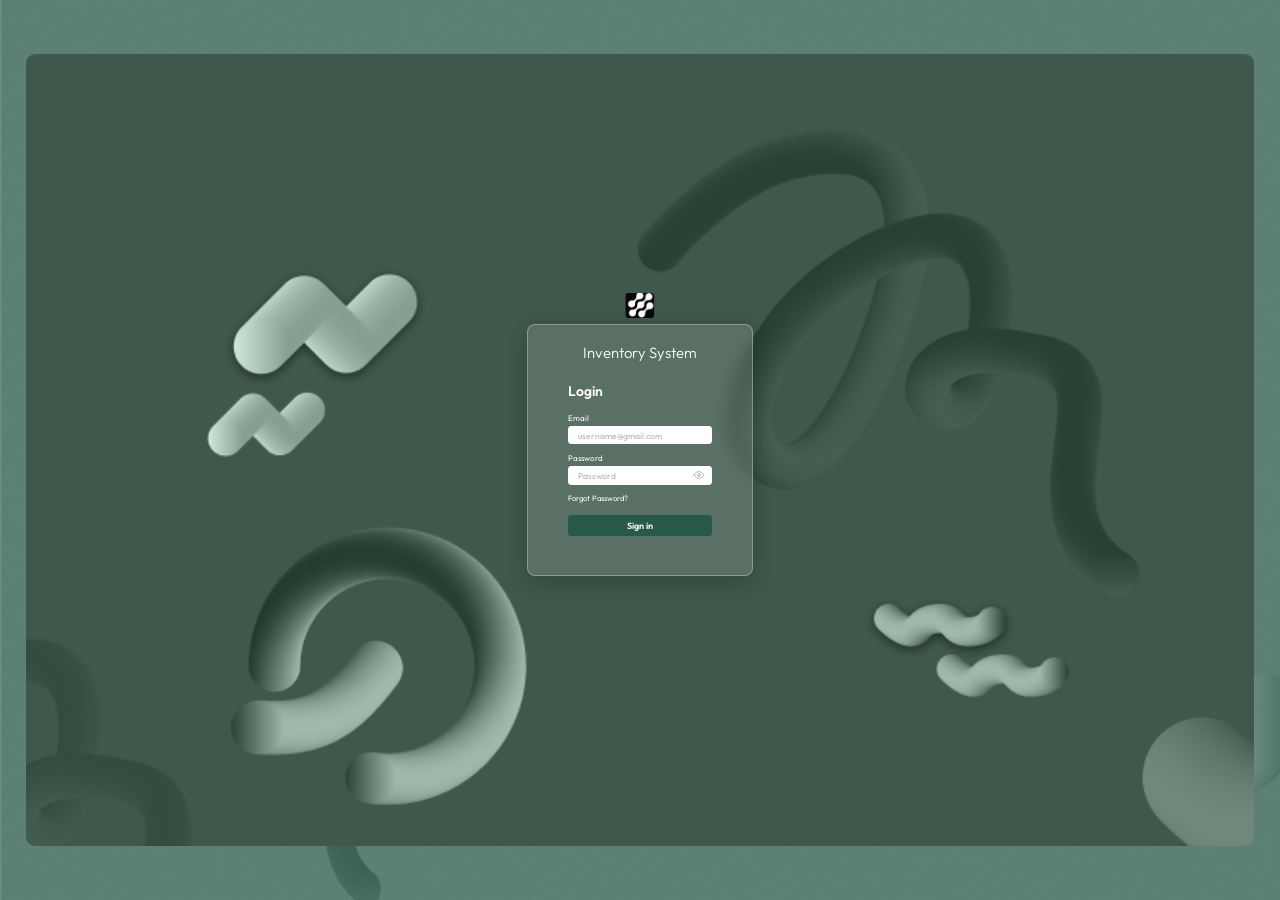
<file: final/Inventory_System/frontend/index.html>
<!DOCTYPE html>
<html lang="en">
<head>
  <meta charset="UTF-8" />
  <meta name="viewport" content="width=device-width, initial-scale=1.0" />
  <title>Inventory System</title>

  <!-- Favicon (the small icon on the browser tab) -->
  <link rel="icon" type="image/png" href="images/logo_4k.png" />

  <!-- Font -->
  <link rel="preconnect" href="https://fonts.googleapis.com" />
  <link rel="preconnect" href="https://fonts.gstatic.com" crossorigin />
  <link href="https://fonts.googleapis.com/css2?family=Outfit:wght@300;400;500;600&display=swap" rel="stylesheet" />

  <link rel="stylesheet" href="css/login.css" />
</head>
<body>

  <div class="panel">
    <main class="login-card">
      <img src="images/logo_4k.png" alt="Inventory System logo" class="logo" />
      <p class="system-name">Inventory System</p>

      <h1>Login</h1>

      <form id="loginForm" novalidate>
        <div class="field">
          <label for="email">Email</label>
          <input type="email" id="email" name="email" placeholder="username@gmail.com" autocomplete="username" required />
        </div>

        <div class="field">
          <label for="password">Password</label>
          <div class="password-wrap">
            <input type="password" id="password" name="password" placeholder="Password" autocomplete="current-password" required />
            <button type="button" class="toggle-pw" id="togglePw" aria-label="Show password">
              <svg viewBox="0 0 24 24" fill="none" stroke="currentColor" stroke-width="2" stroke-linecap="round" stroke-linejoin="round" aria-hidden="true">
                <path d="M2 12s3.5-7 10-7 10 7 10 7-3.5 7-10 7S2 12 2 12z" />
                <circle cx="12" cy="12" r="3" />
                <line class="eye-slash" x1="3" y1="3" x2="21" y2="21" />
              </svg>
            </button>
          </div>
        </div>

        <a href="#" class="forgot">Forgot Password?</a>

        <p id="errorMsg" class="error" role="alert" hidden></p>

        <button type="submit" class="btn-signin">Sign in</button>
      </form>
    </main>
  </div>

  <script src="js/api.js"></script>
  <script src="js/auth.js"></script>

  <!-- Show / hide password (eye icon) -->
  <script>
    (function () {
      var input = document.getElementById("password");
      var btn = document.getElementById("togglePw");
      btn.addEventListener("click", function () {
        var hidden = input.type === "password";
        input.type = hidden ? "text" : "password";
        btn.classList.toggle("visible", hidden);
        btn.setAttribute("aria-label", hidden ? "Hide password" : "Show password");
      });
    })();
  </script>
</body>
</html>
</file>
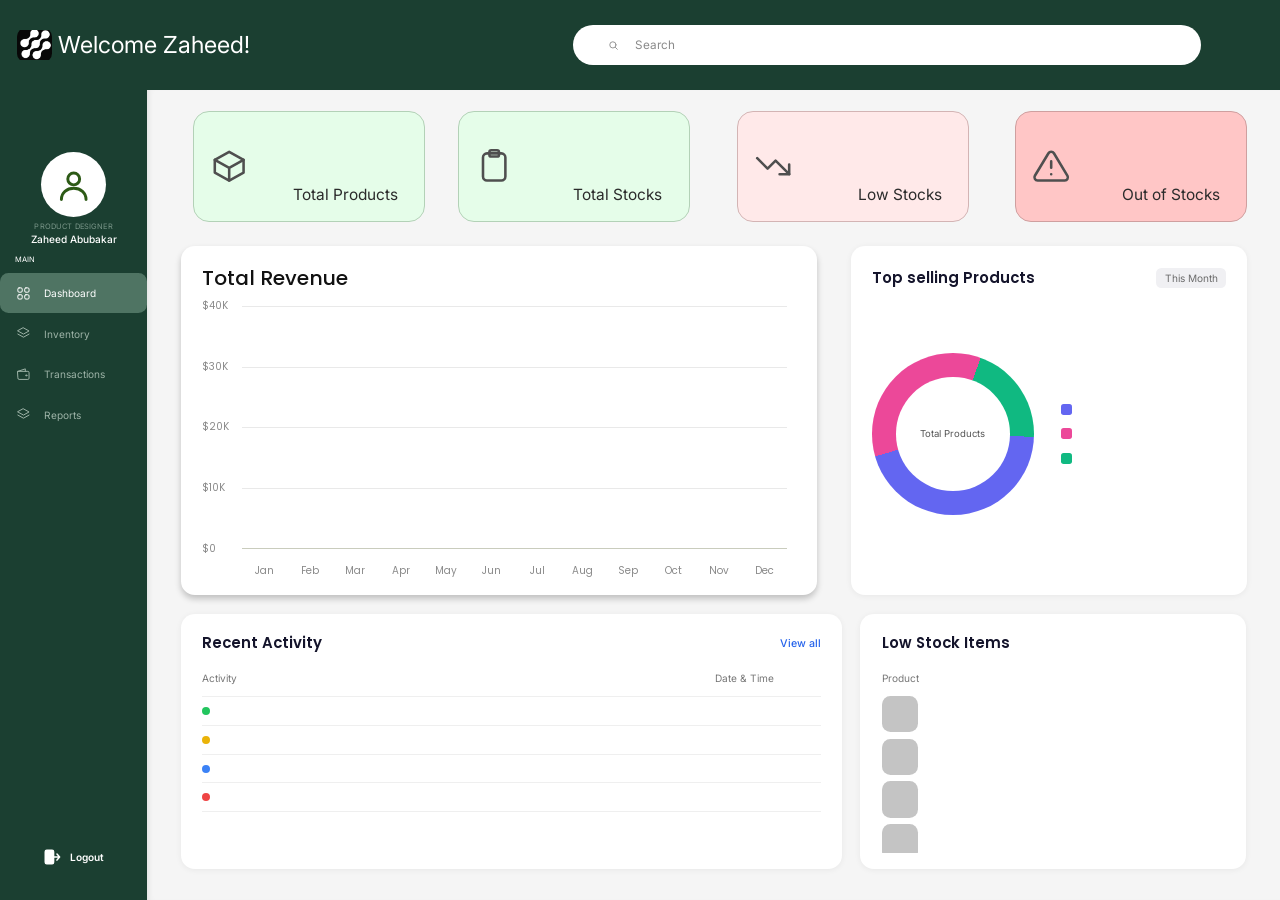
<file: Frontend/inventory_system_nobug/pages/dashboard.html>
<!DOCTYPE html>
<html lang="en">
<head>
  <meta charset="UTF-8" />
  <meta name="viewport" content="width=device-width, initial-scale=1.0" />
  <title>Dashboard | Inventory System</title>
  <link rel="icon" type="image/png" href="../images/logo_4k.png" />

  <!-- Fonts: Inter (text) + Poppins (card titles) -->
  <link rel="preconnect" href="https://fonts.googleapis.com" />
  <link rel="preconnect" href="https://fonts.gstatic.com" crossorigin />
  <link href="https://fonts.googleapis.com/css2?family=Inter:wght@400;500;600&family=Poppins:wght@400;500;600&display=swap" rel="stylesheet" />

  <link rel="stylesheet" href="../css/layout.css" />
  <link rel="stylesheet" href="../css/dashboard.css" />

  <!-- Login protection: turn this on once the layout is finished.
       While it's on, you can only open this page after logging in. -->
  <!-- <script src="../js/guard.js"></script> -->
</head>
<body data-page="dashboard">

  <div class="app">

    <!-- top bar and sidebar are built by layout.js (shared by every page) -->
    <header class="topbar" id="topbar"></header>
    <aside class="sidebar" id="sidebar"></aside>

    <main class="content" id="content">

      <!-- Row 1: four stat boxes (the numbers are filled by dashboard.js later) -->
      <section class="stats">

        <div class="stat stat-green">
          <svg class="stat-icon" viewBox="0 0 24 24" fill="none" stroke="currentColor" stroke-width="1.6" stroke-linecap="round" stroke-linejoin="round" aria-hidden="true">
            <path d="M21 8l-9-5-9 5v8l9 5 9-5z" /><path d="M3 8l9 5 9-5M12 13v8" />
          </svg>
          <div class="stat-text"><b id="statProducts"></b><span>Total Products</span></div>
        </div>

        <div class="stat stat-green">
          <svg class="stat-icon" viewBox="0 0 24 24" fill="none" stroke="currentColor" stroke-width="1.6" stroke-linecap="round" stroke-linejoin="round" aria-hidden="true">
            <rect x="5" y="4" width="14" height="17" rx="2.5" /><rect x="9" y="2" width="6" height="4" rx="1.2" />
          </svg>
          <div class="stat-text"><b id="statStocks"></b><span>Total Stocks</span></div>
        </div>

        <div class="stat stat-pink">
          <svg class="stat-icon" viewBox="0 0 24 24" fill="none" stroke="currentColor" stroke-width="1.6" stroke-linecap="round" stroke-linejoin="round" aria-hidden="true">
            <path d="M22 17l-8.5-8.5-5 5L2 7" /><path d="M16 17h6v-6" />
          </svg>
          <div class="stat-text"><b id="statLow"></b><span>Low Stocks</span></div>
        </div>

        <div class="stat stat-red">
          <svg class="stat-icon" viewBox="0 0 24 24" fill="none" stroke="currentColor" stroke-width="1.6" stroke-linecap="round" stroke-linejoin="round" aria-hidden="true">
            <path d="M10.3 3.9L1.8 18a2 2 0 001.7 3h17a2 2 0 001.7-3L13.7 3.9a2 2 0 00-3.4 0z" /><path d="M12 9v4M12 17h.01" />
          </svg>
          <div class="stat-text"><b id="statOut"></b><span>Out of Stocks</span></div>
        </div>

      </section>

      <!-- Row 2: revenue chart + top selling products -->
      <section class="row-charts">

        <div class="card card-raised">
          <h2 class="card-title title-lg">Total Revenue</h2>

          <div class="chart">
            <div class="y-axis">
              <span>$40K</span><span>$30K</span><span>$20K</span><span>$10K</span><span>$0</span>
            </div>
            <div class="plot">
              <div class="gridlines"><i></i><i></i><i></i><i></i><i></i></div>
              <div class="bars" id="bars"></div>
            </div>
            <div class="months">
              <span>Jan</span><span>Feb</span><span>Mar</span><span>Apr</span><span>May</span><span>Jun</span>
              <span>Jul</span><span>Aug</span><span>Sep</span><span>Oct</span><span>Nov</span><span>Dec</span>
            </div>
          </div>
        </div>

        <div class="card">
          <div class="card-head">
            <h2 class="card-title">Top selling Products</h2>
            <span class="pill">This Month</span>
          </div>

          <div class="donut-row">
            <div class="donut" id="donut">
              <div class="donut-center">
                <b id="donutTotal"></b>
                <small>Total Products</small>
              </div>
            </div>
            <ul class="legend" id="legend">
              <li><i class="dot dot-blue"></i><span></span><b></b></li>
              <li><i class="dot dot-pink"></i><span></span><b></b></li>
              <li><i class="dot dot-green"></i><span></span><b></b></li>
            </ul>
          </div>
        </div>

      </section>

      <!-- Row 3: recent activity + low stock -->
      <section class="row-lists">

        <div class="card">
          <div class="card-head">
            <h2 class="card-title">Recent Activity</h2>
            <a href="transactions.html" class="view-all" id="viewAllLink">View all</a>
          </div>
          <div class="list-head activity-cols">
            <span>Activity</span><span>Date &amp; Time</span>
          </div>
          <ul class="activity-list" id="activityList">
            <li><i class="adot adot-green"></i><span class="a-text"></span><span class="a-time"></span></li>
            <li><i class="adot adot-yellow"></i><span class="a-text"></span><span class="a-time"></span></li>
            <li><i class="adot adot-blue"></i><span class="a-text"></span><span class="a-time"></span></li>
            <li><i class="adot adot-red"></i><span class="a-text"></span><span class="a-time"></span></li>
          </ul>
        </div>

        <div class="card">
          <h2 class="card-title">Low Stock Items</h2>
          <div class="list-head list-head-plain"><span>Product</span></div>
          <ul class="stock-list" id="lowStockList">
            <li><div class="thumb"></div><div class="stock-text"><strong></strong><small></small></div></li>
            <li><div class="thumb"></div><div class="stock-text"><strong></strong><small></small></div></li>
            <li><div class="thumb"></div><div class="stock-text"><strong></strong><small></small></div></li>
            <li><div class="thumb"></div><div class="stock-text"><strong></strong><small></small></div></li>
          </ul>
        </div>

      </section>

    </main>

  </div>

  <!-- Pop-up: Recent Activity (View all) -->
  <div class="modal-overlay" id="activityModal" hidden aria-hidden="true">
    <section class="modal-card" role="dialog" aria-modal="true" aria-labelledby="activityModalTitle">
      <div class="card-head">
        <h2 class="card-title" id="activityModalTitle">Recent Activity</h2>
        <button type="button" class="modal-back" id="modalBack" aria-label="Back">
          <svg viewBox="0 0 24 24" fill="none" stroke="currentColor" stroke-width="2.2" stroke-linecap="round" stroke-linejoin="round" aria-hidden="true">
            <path d="M19 12H5M12 19l-7-7 7-7" />
          </svg>
        </button>
      </div>
      <div class="list-head activity-cols">
        <span>Activity</span><span>Date &amp; Time</span>
      </div>
      <ul class="activity-list modal-list" id="activityModalList"></ul>
    </section>
  </div>

  <script src="../js/layout.js"></script>
  <script src="../js/dashboard.js"></script>
</body>
</html>
</file>
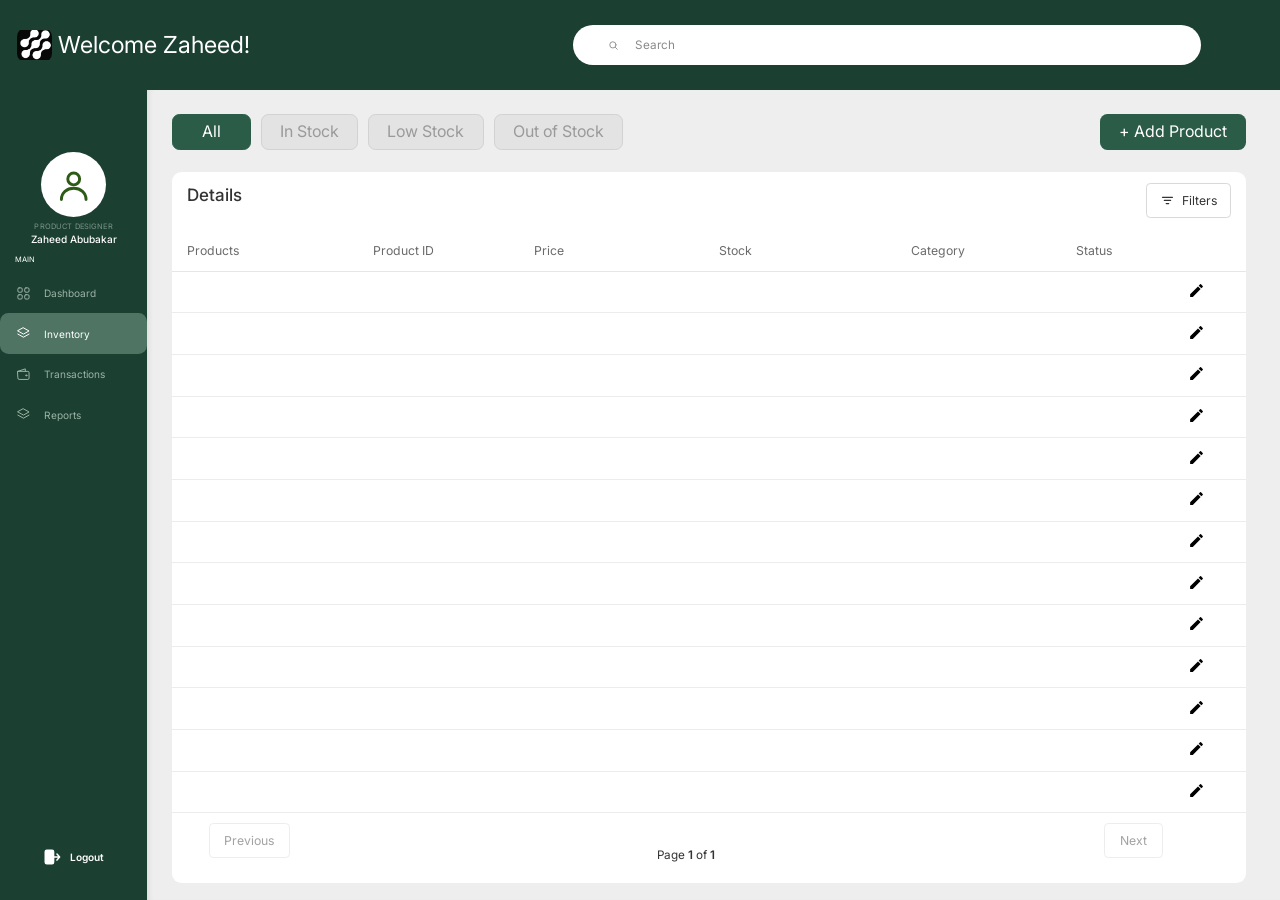
<file: Frontend/inventory_system_nobug/pages/inventory.html>
<!DOCTYPE html>
<html lang="en">
<head>
  <meta charset="UTF-8" />
  <meta name="viewport" content="width=device-width, initial-scale=1.0" />
  <title>Inventory | Inventory System</title>
  <link rel="icon" type="image/png" href="../images/logo_4k.png" />

  <link rel="preconnect" href="https://fonts.googleapis.com" />
  <link rel="preconnect" href="https://fonts.gstatic.com" crossorigin />
  <link href="https://fonts.googleapis.com/css2?family=Inter:wght@400;500;600&display=swap" rel="stylesheet" />

  <link rel="stylesheet" href="../css/layout.css" />
  <link rel="stylesheet" href="../css/components.css" />
  <link rel="stylesheet" href="../css/inventory.css" />

  <!-- Login protection: turn this on once the layout is finished. -->
  <!-- <script src="../js/guard.js"></script> -->
</head>
<body data-page="inventory">

  <div class="app">
    <header class="topbar" id="topbar"></header>
    <aside class="sidebar" id="sidebar"></aside>

    <main class="content inv" id="content">

      <div class="toolbar">
        <div class="tabs" id="tabs">
          <button type="button" class="tab active" data-filter="all">All</button>
          <button type="button" class="tab" data-filter="In Stock">In Stock</button>
          <button type="button" class="tab" data-filter="Low Stock">Low Stock</button>
          <button type="button" class="tab" data-filter="Out of Stock">Out of Stock</button>
        </div>
        <button type="button" class="btn-add" id="addProductBtn">+ Add Product</button>
      </div>

      <section class="table-card">

        <div class="t-head">
          <h2>Details</h2>
          <button type="button" class="btn-filters" id="filtersBtn">
            <svg viewBox="0 0 24 24" fill="none" stroke="currentColor" stroke-width="2" stroke-linecap="round" aria-hidden="true">
              <path d="M4 7h16M7 12h10M10 17h4" />
            </svg>
            Filters
          </button>
        </div>

        <div class="cols t-cols">
          <span>Products</span><span>Product ID</span><span>Price</span>
          <span>Stock</span><span>Category</span><span>Status</span><span></span>
        </div>

        <div class="rows" id="rows"></div>

        <div class="pager">
          <button type="button" class="pg-btn" id="prevBtn">Previous</button>
          <span class="page-info" id="pageInfo">Page <b>1</b> of <b>1</b></span>
          <button type="button" class="pg-btn" id="nextBtn">Next</button>
        </div>

      </section>

    </main>
  </div>

  <!-- Pop-up: Add Product -->
  <div class="modal-overlay" id="addModal" hidden aria-hidden="true">
    <section class="dialog" role="dialog" aria-modal="true" aria-labelledby="addTitle">

      <h2 class="dialog-title" id="addTitle">Add Product</h2>
      <p class="dialog-sub">Enter the details for the new product below</p>

      <form id="addForm" novalidate>

        <div class="f-row">
          <label for="pName">Product Name</label>
          <input type="text" id="pName" name="name" placeholder="Enter product name" autocomplete="off" />
        </div>

        <div class="f-row">
          <label for="pCategory">Category</label>
          <select id="pCategory" name="category">
            <option value="" selected disabled>Select product category</option>
            <option value="phone">Phone</option>
            <option value="laptop">Laptop</option>
            <option value="tablet">Tablet</option>
            <option value="accessories">Accessories</option>
            <option value="other">Other</option>
          </select>
        </div>

        <div class="f-row">
          <label for="pPrice">Price</label>
          <input type="text" id="pPrice" name="price" placeholder="Enter product price" inputmode="decimal" autocomplete="off" />
        </div>

        <p class="form-error" id="addError" role="alert" hidden></p>

        <div class="dialog-actions">
          <button type="button" class="btn-discard" id="discardBtn">Discard</button>
          <button type="submit" class="btn-submit">Add Product</button>
        </div>

      </form>
    </section>
  </div>

  <!-- Pop-up: Edit Product (same look as Add Product) -->
  <div class="modal-overlay" id="editModal" hidden aria-hidden="true">
    <section class="dialog" role="dialog" aria-modal="true" aria-labelledby="editTitle">

      <h2 class="dialog-title" id="editTitle">Edit Product</h2>
      <p class="dialog-sub">Enter the details for the new product below</p>

      <form id="editForm" novalidate>

        <div class="f-row">
          <label for="eName">Product Name</label>
          <input type="text" id="eName" name="name" placeholder="Enter product name" autocomplete="off" />
        </div>

        <div class="f-row">
          <label for="eCategory">Category</label>
          <select id="eCategory" name="category">
            <option value="" selected disabled>Select product category</option>
            <option value="phone">Phone</option>
            <option value="laptop">Laptop</option>
            <option value="tablet">Tablet</option>
            <option value="accessories">Accessories</option>
            <option value="other">Other</option>
          </select>
        </div>

        <div class="f-row">
          <label for="ePrice">Price</label>
          <input type="text" id="ePrice" name="price" placeholder="Enter product price" inputmode="decimal" autocomplete="off" />
        </div>

        <p class="form-error" id="editError" role="alert" hidden></p>

        <div class="dialog-actions">
          <button type="button" class="btn-discard" id="editDiscardBtn">Discard</button>
          <button type="submit" class="btn-submit">Edit Product</button>
        </div>

      </form>
    </section>
  </div>

  <script src="../js/layout.js"></script>
  <script src="../js/inventory.js"></script>
</body>
</html>
</file>
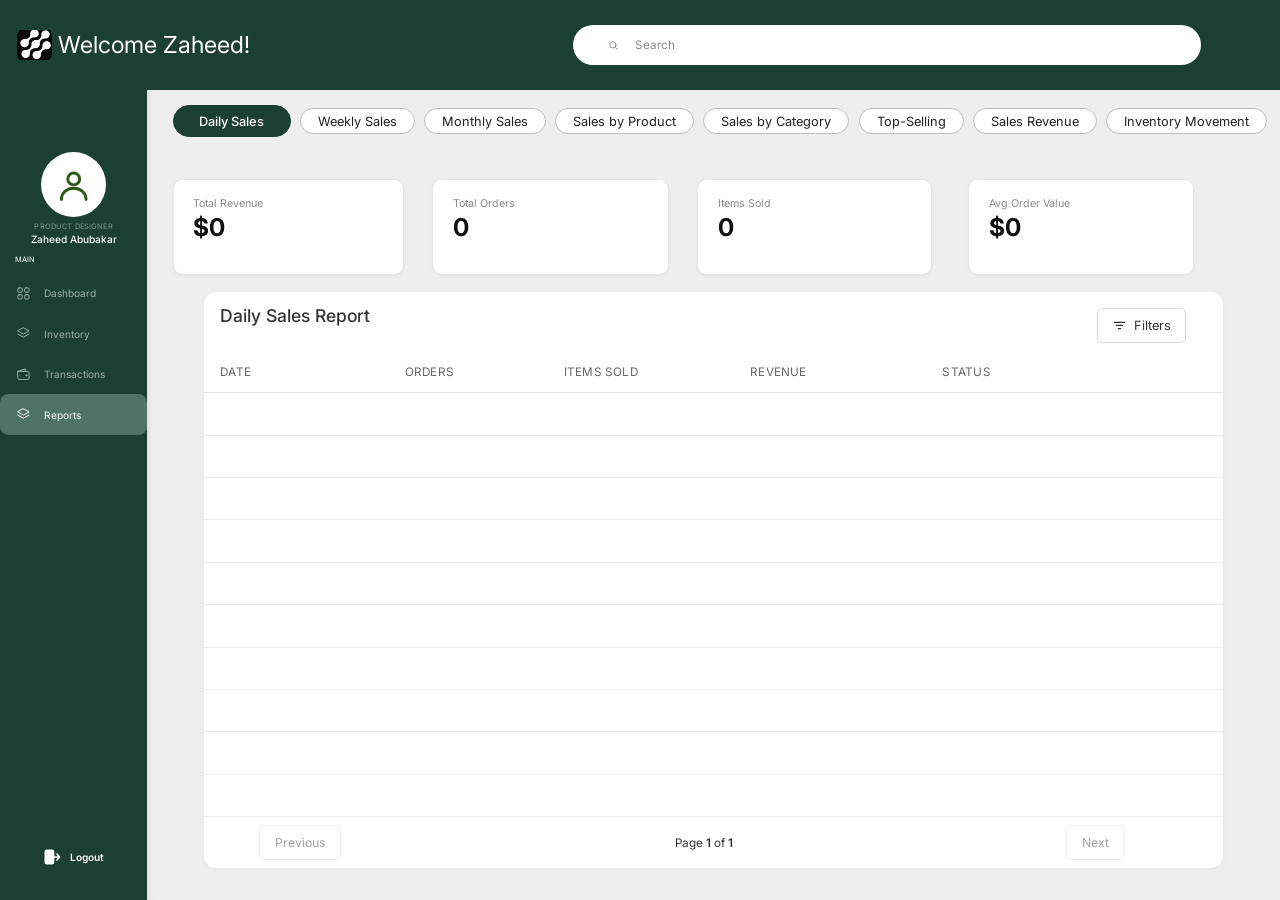
<file: Frontend/inventory_system_nobug/pages/reports.html>
<!DOCTYPE html>
<html lang="en">
<head>
  <meta charset="UTF-8" />
  <meta name="viewport" content="width=device-width, initial-scale=1.0" />
  <title>Reports | Inventory System</title>
  <link rel="icon" type="image/png" href="../images/logo_4k.png" />

  <link rel="preconnect" href="https://fonts.googleapis.com" />
  <link rel="preconnect" href="https://fonts.gstatic.com" crossorigin />
  <link href="https://fonts.googleapis.com/css2?family=Inter:wght@400;500;600;700&display=swap" rel="stylesheet" />

  <link rel="stylesheet" href="../css/layout.css" />
  <link rel="stylesheet" href="../css/reports.css" />
  <link rel="stylesheet" href="../css/components.css" />
  <link rel="stylesheet" href="../css/report-filters.css" />

  <!-- Login protection: turn this on once the layout is finished. -->
  <!-- <script src="../js/guard.js"></script> -->
</head>
<body data-page="reports">

  <div class="app">
    <header class="topbar" id="topbar"></header>
    <aside class="sidebar" id="sidebar"></aside>

    <main class="content rp" id="content">

      <!-- Report tabs -->
      <nav class="rp-tabs" id="rpTabs" aria-label="Report types">
        <button type="button" class="rtab active" data-report="daily">Daily Sales</button>
        <button type="button" class="rtab" data-report="weekly">Weekly Sales</button>
        <button type="button" class="rtab" data-report="monthly">Monthly Sales</button>
        <button type="button" class="rtab" data-report="product">Sales by Product</button>
        <button type="button" class="rtab" data-report="category">Sales by Category</button>
        <button type="button" class="rtab" data-report="top">Top-Selling</button>
        <button type="button" class="rtab" data-report="revenue">Sales Revenue</button>
        <button type="button" class="rtab" data-report="movement">Inventory Movement</button>
      </nav>

      <!-- Summary cards (every tab except Sales Revenue) -->
      <section class="rp-stats">
        <div class="rstat"><small>Total Revenue</small><b id="sRevenue">$0</b><span class="chg" id="cRevenue"></span></div>
        <div class="rstat"><small>Total Orders</small><b id="sOrders">0</b><span class="chg" id="cOrders"></span></div>
        <div class="rstat"><small>Items Sold</small><b id="sItems">0</b><span class="chg" id="cItems"></span></div>
        <div class="rstat"><small>Avg Order Value</small><b id="sAvg">$0</b><span class="chg" id="cAvg"></span></div>
      </section>

      <!-- Charts (Sales Revenue tab only) -->
      <section class="rp-charts">

        <div class="rcard">
          <h3>Monthly Revenue</h3>
          <div class="bars-chart" id="monthBars"></div>
        </div>

        <div class="rcard">
          <h3>Revenue by Category</h3>
          <div class="donut-wrap">
            <div class="rdonut" id="revDonut"></div>
            <ul class="rlegend" id="revLegend"></ul>
          </div>
        </div>

      </section>

      <!-- Movement filter pills (Inventory Movement tab only) -->
      <nav class="rp-pills" id="rpPills" aria-label="Movement types">
        <button type="button" class="mpill active" data-move="all" aria-pressed="true">All</button>
        <button type="button" class="mpill" data-move="Stock In" aria-pressed="false">Stock In</button>
        <button type="button" class="mpill" data-move="Stock Out" aria-pressed="false">Stock Out</button>
        <button type="button" class="mpill" data-move="Sale" aria-pressed="false">Sale</button>
        <button type="button" class="mpill" data-move="Purchase" aria-pressed="false">Purchase</button>
        <button type="button" class="mpill" data-move="Return" aria-pressed="false">Return</button>
        <button type="button" class="mpill" data-move="Adjustment" aria-pressed="false">Adjustment</button>
        <button type="button" class="mpill" data-move="Damaged/Lost" aria-pressed="false">Damaged/Lost</button>
      </nav>

      <!-- Report table -->
      <section class="table-card">

        <div class="t-head">
          <h2 id="reportTitle">Daily Sales Report</h2>
          <button type="button" class="btn-filters" id="filtersBtn">
            <svg viewBox="0 0 24 24" fill="none" stroke="currentColor" stroke-width="2" stroke-linecap="round" aria-hidden="true">
              <path d="M4 7h16M7 12h10M10 17h4" />
            </svg>
            Filters
            <span class="f-count" id="fCount" hidden></span>
          </button>
        </div>

        <div class="cols t-cols"></div>

        <div class="rows" id="rows"></div>

        <div class="pager">
          <button type="button" class="pg-btn" id="prevBtn">Previous</button>
          <span class="page-info" id="pageInfo">Page <b>1</b> of <b>1</b></span>
          <button type="button" class="pg-btn" id="nextBtn">Next</button>
        </div>

      </section>

    </main>
  </div>

  <script src="../js/layout.js"></script>
  <script src="../js/reports.js"></script>
  <script src="../js/report-filters.js"></script>
</body>
</html>
</file>
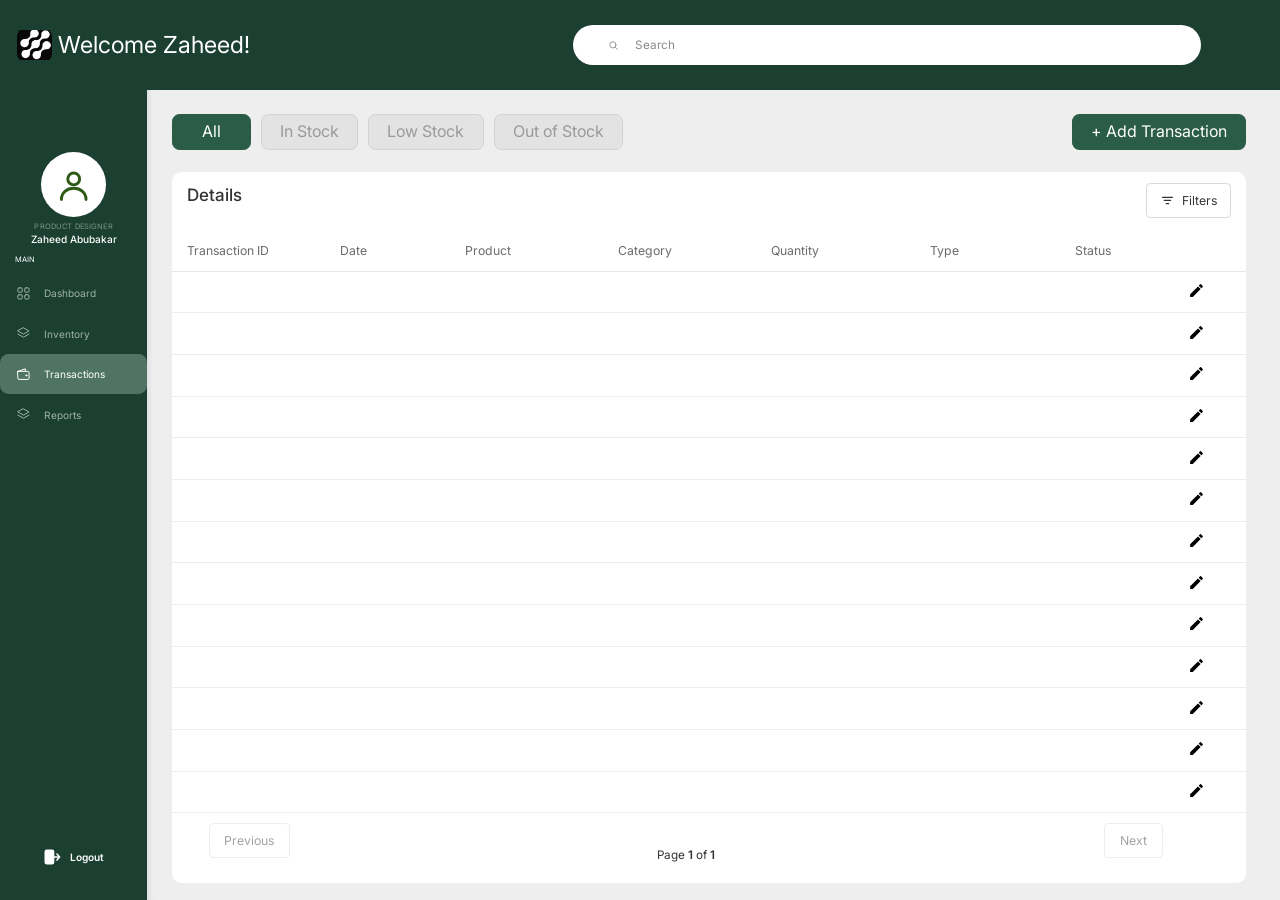
<file: Frontend/inventory_system_nobug/pages/transactions.html>
<!DOCTYPE html>
<html lang="en">
<head>
  <meta charset="UTF-8" />
  <meta name="viewport" content="width=device-width, initial-scale=1.0" />
  <title>Transactions | Inventory System</title>
  <link rel="icon" type="image/png" href="../images/logo_4k.png" />

  <link rel="preconnect" href="https://fonts.googleapis.com" />
  <link rel="preconnect" href="https://fonts.gstatic.com" crossorigin />
  <link href="https://fonts.googleapis.com/css2?family=Inter:wght@400;500;600&display=swap" rel="stylesheet" />

  <link rel="stylesheet" href="../css/layout.css" />
  <link rel="stylesheet" href="../css/components.css" />
  <link rel="stylesheet" href="../css/transactions.css" />

  <!-- Login protection: turn this on once the layout is finished. -->
  <!-- <script src="../js/guard.js"></script> -->
</head>
<body data-page="transactions">

  <div class="app">
    <header class="topbar" id="topbar"></header>
    <aside class="sidebar" id="sidebar"></aside>

    <main class="content tx" id="content">

      <div class="toolbar">
        <div class="tabs" id="tabs">
          <button type="button" class="tab active" data-filter="all">All</button>
          <button type="button" class="tab" data-filter="In Stock">In Stock</button>
          <button type="button" class="tab" data-filter="Low Stock">Low Stock</button>
          <button type="button" class="tab" data-filter="Out of Stock">Out of Stock</button>
        </div>
        <button type="button" class="btn-add" id="addTransactionBtn">+ Add Transaction</button>
      </div>

      <section class="table-card">

        <div class="t-head">
          <h2>Details</h2>
          <button type="button" class="btn-filters" id="filtersBtn">
            <svg viewBox="0 0 24 24" fill="none" stroke="currentColor" stroke-width="2" stroke-linecap="round" aria-hidden="true">
              <path d="M4 7h16M7 12h10M10 17h4" />
            </svg>
            Filters
            <span class="f-count" id="fCount" hidden></span>
          </button>
        </div>

        <div class="cols t-cols">
          <span>Transaction ID</span><span>Date</span><span>Product</span><span>Category</span>
          <span>Quantity</span><span>Type</span><span>Status</span><span></span>
        </div>

        <div class="rows" id="rows"></div>

        <div class="pager">
          <button type="button" class="pg-btn" id="prevBtn">Previous</button>
          <span class="page-info" id="pageInfo">Page <b>1</b> of <b>1</b></span>
          <button type="button" class="pg-btn" id="nextBtn">Next</button>
        </div>

      </section>

    </main>
  </div>

  <!-- Pop-up: Add Transaction -->
  <div class="modal-overlay" id="addModal" hidden aria-hidden="true">
    <section class="dialog" role="dialog" aria-modal="true" aria-labelledby="addTitle">

      <h2 class="dialog-title" id="addTitle">Add Transaction</h2>
      <p class="dialog-sub">Enter the details for the new transaction below</p>

      <form id="addForm" novalidate>

        <div class="type-row" role="radiogroup" aria-label="Type">
          <span class="type-label">Type:</span>
          <div class="type-opts">
            <label class="opt"><span>In</span><input type="radio" name="type" value="In" checked /></label>
            <label class="opt"><span>Out</span><input type="radio" name="type" value="Out" /></label>
            <label class="opt"><span>Adjustment</span><input type="radio" name="type" value="Adjustment" /></label>
          </div>
        </div>

        <div class="f-row">
          <label for="tName">Product Name</label>
          <input type="text" id="tName" name="name" list="productList" placeholder="Enter product name" autocomplete="off" />
          <datalist id="productList"></datalist>
        </div>

        <div class="f-row">
          <label for="tCategory">Category</label>
          <select id="tCategory" name="category">
            <option value="" selected disabled>Select product category</option>
            <option value="phone">Phone</option>
            <option value="laptop">Laptop</option>
            <option value="tablet">Tablet</option>
            <option value="accessories">Accessories</option>
            <option value="other">Other</option>
          </select>
        </div>

        <div class="f-row">
          <label for="tPrice">Price</label>
          <input type="text" id="tPrice" name="price" placeholder="Enter product price" inputmode="decimal" autocomplete="off" />
        </div>

        <div class="f-row last">
          <label for="tQty">Quantity</label>
          <input type="text" id="tQty" name="quantity" placeholder="Enter quantity" inputmode="numeric" autocomplete="off" />
        </div>

        <p class="form-error" id="addError" role="alert"></p>

        <div class="dialog-actions">
          <button type="button" class="btn-discard" id="discardBtn">Discard</button>
          <button type="submit" class="btn-submit">Add Transaction</button>
        </div>

      </form>
    </section>
  </div>

  <!-- Pop-up: Edit Transaction (same look as Add Transaction) -->
  <div class="modal-overlay" id="editModal" hidden aria-hidden="true">
    <section class="dialog" role="dialog" aria-modal="true" aria-labelledby="editTitle">

      <h2 class="dialog-title" id="editTitle">Edit Transaction</h2>
      <p class="dialog-sub">Update the details for this transaction below</p>

      <form id="editForm" novalidate>

        <div class="type-row" role="radiogroup" aria-label="Type">
          <span class="type-label">Type:</span>
          <div class="type-opts">
            <label class="opt"><span>In</span><input type="radio" name="etype" value="In" checked /></label>
            <label class="opt"><span>Out</span><input type="radio" name="etype" value="Out" /></label>
            <label class="opt"><span>Adjustment</span><input type="radio" name="etype" value="Adjustment" /></label>
          </div>
        </div>

        <div class="f-row">
          <label for="eName">Product Name</label>
          <input type="text" id="eName" name="name" list="productList" placeholder="Enter product name" autocomplete="off" />
        </div>

        <div class="f-row">
          <label for="eCategory">Category</label>
          <select id="eCategory" name="category">
            <option value="" selected disabled>Select product category</option>
            <option value="phone">Phone</option>
            <option value="laptop">Laptop</option>
            <option value="tablet">Tablet</option>
            <option value="accessories">Accessories</option>
            <option value="other">Other</option>
          </select>
        </div>

        <div class="f-row">
          <label for="ePrice">Price</label>
          <input type="text" id="ePrice" name="price" placeholder="Enter product price" inputmode="decimal" autocomplete="off" />
        </div>

        <div class="f-row last">
          <label for="eQty">Quantity</label>
          <input type="text" id="eQty" name="quantity" placeholder="Enter quantity" inputmode="numeric" autocomplete="off" />
        </div>

        <p class="form-error" id="editError" role="alert"></p>

        <div class="dialog-actions">
          <button type="button" class="btn-discard" id="editDiscardBtn">Discard</button>
          <button type="submit" class="btn-submit">Edit Transaction</button>
        </div>

      </form>
    </section>
  </div>

  <!-- Pop-up: Filters -->
  <div class="modal-overlay" id="filterModal" hidden aria-hidden="true">
    <section class="dialog" role="dialog" aria-modal="true" aria-labelledby="filterTitle">

      <h2 class="dialog-title" id="filterTitle">Filter Transactions</h2>
      <p class="dialog-sub">Choose what you want to see in the table</p>

      <form id="filterForm" novalidate>

        <div class="f-row">
          <label for="fFrom">From</label>
          <input type="date" id="fFrom" name="from" />
        </div>

        <div class="f-row">
          <label for="fTo">To</label>
          <input type="date" id="fTo" name="to" />
        </div>

        <div class="f-row">
          <label for="fType">Type</label>
          <select id="fType" name="type">
            <option value="">All types</option>
            <option value="In">In</option>
            <option value="Out">Out</option>
            <option value="Adjustment">Adjustment</option>
          </select>
        </div>

        <div class="f-row">
          <label for="fStatus">Status</label>
          <select id="fStatus" name="status">
            <option value="">All statuses</option>
            <option value="Completed">Completed</option>
            <option value="Pending">Pending</option>
            <option value="Cancelled">Cancelled</option>
          </select>
        </div>

        <div class="f-row last">
          <label for="fCategory">Category</label>
          <select id="fCategory" name="category">
            <option value="">All categories</option>
          </select>
        </div>

        <button type="button" class="f-clear" id="fClear">Clear filters</button>

        <p class="form-error" id="filterError" role="alert"></p>

        <div class="dialog-actions">
          <button type="button" class="btn-discard" id="filterDiscardBtn">Discard</button>
          <button type="submit" class="btn-submit">Apply Filters</button>
        </div>

      </form>
    </section>
  </div>

  <script src="../js/layout.js"></script>
  <script src="../js/transactions.js"></script>
</body>
</html>
</file>
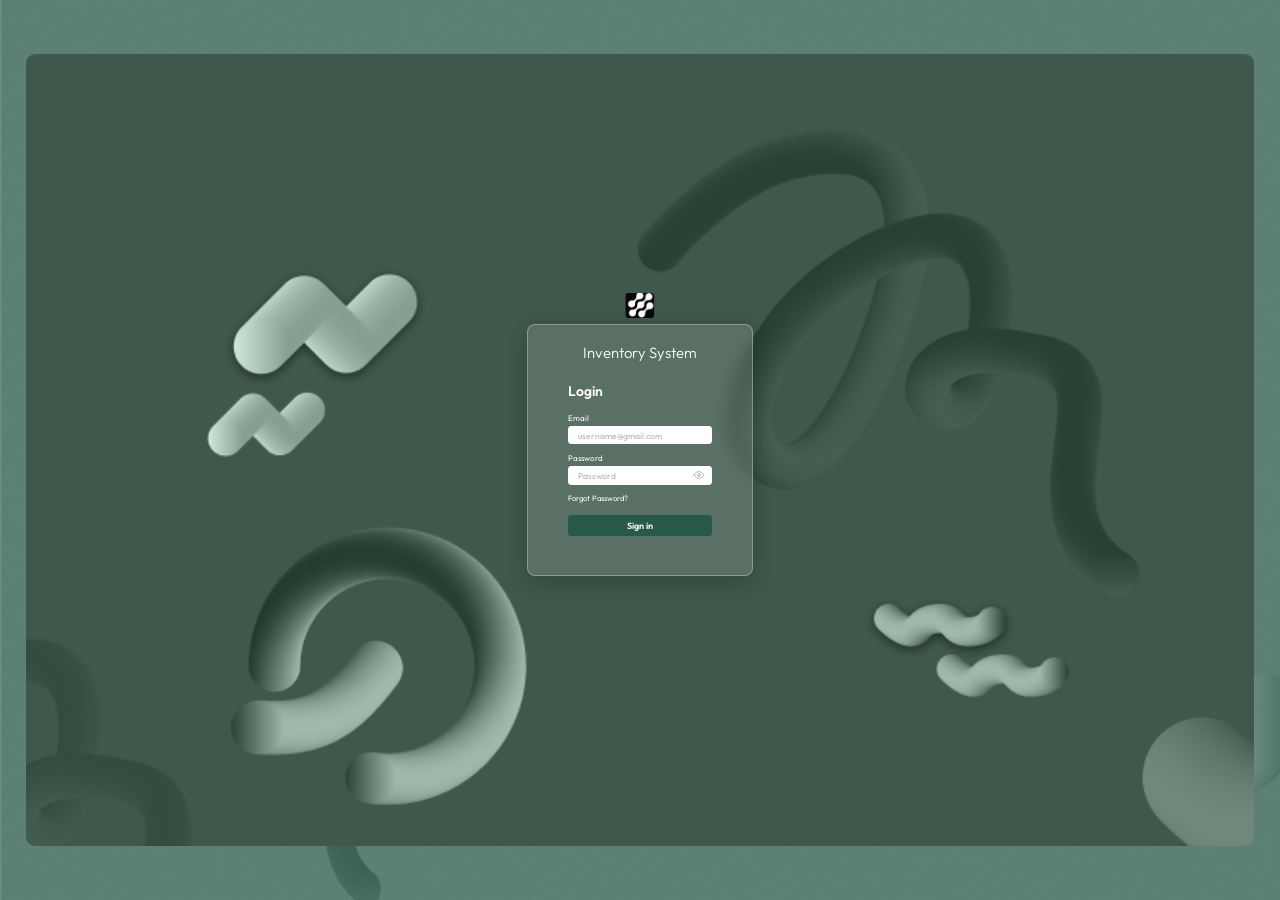
<file: final/Inventory_System/frontend/pages/dashboard.html>
<!DOCTYPE html>
<html lang="en">
<head>
  <meta charset="UTF-8" />
  <meta name="viewport" content="width=device-width, initial-scale=1.0" />
  <title>Dashboard | Inventory System</title>
  <link rel="icon" type="image/png" href="../images/logo_4k.png" />

  <!-- Fonts: Inter (text) + Poppins (card titles) -->
  <link rel="preconnect" href="https://fonts.googleapis.com" />
  <link rel="preconnect" href="https://fonts.gstatic.com" crossorigin />
  <link href="https://fonts.googleapis.com/css2?family=Inter:wght@400;500;600&family=Poppins:wght@400;500;600&display=swap" rel="stylesheet" />

  <link rel="stylesheet" href="../css/layout.css" />
  <link rel="stylesheet" href="../css/dashboard.css" />
  <script src="../js/guard.js"></script>
  <!-- <script src="../js/guard.js"></script> -->
</head>
<body data-page="dashboard">

  <div class="app">

    <!-- top bar and sidebar are built by layout.js (shared by every page) -->
    <header class="topbar" id="topbar"></header>
    <aside class="sidebar" id="sidebar"></aside>

    <main class="content" id="content">

      <!-- Row 1: four stat boxes (the numbers are filled by dashboard.js later) -->
      <section class="stats">

        <div class="stat stat-green">
          <svg class="stat-icon" viewBox="0 0 24 24" fill="none" stroke="currentColor" stroke-width="1.6" stroke-linecap="round" stroke-linejoin="round" aria-hidden="true">
            <path d="M21 8l-9-5-9 5v8l9 5 9-5z" /><path d="M3 8l9 5 9-5M12 13v8" />
          </svg>
          <div class="stat-text"><b id="statProducts"></b><span>Total Products</span></div>
        </div>

        <div class="stat stat-green">
          <svg class="stat-icon" viewBox="0 0 24 24" fill="none" stroke="currentColor" stroke-width="1.6" stroke-linecap="round" stroke-linejoin="round" aria-hidden="true">
            <rect x="5" y="4" width="14" height="17" rx="2.5" /><rect x="9" y="2" width="6" height="4" rx="1.2" />
          </svg>
          <div class="stat-text"><b id="statStocks"></b><span>Total Stocks</span></div>
        </div>

        <div class="stat stat-pink">
          <svg class="stat-icon" viewBox="0 0 24 24" fill="none" stroke="currentColor" stroke-width="1.6" stroke-linecap="round" stroke-linejoin="round" aria-hidden="true">
            <path d="M22 17l-8.5-8.5-5 5L2 7" /><path d="M16 17h6v-6" />
          </svg>
          <div class="stat-text"><b id="statLow"></b><span>Low Stocks</span></div>
        </div>

        <div class="stat stat-red">
          <svg class="stat-icon" viewBox="0 0 24 24" fill="none" stroke="currentColor" stroke-width="1.6" stroke-linecap="round" stroke-linejoin="round" aria-hidden="true">
            <path d="M10.3 3.9L1.8 18a2 2 0 001.7 3h17a2 2 0 001.7-3L13.7 3.9a2 2 0 00-3.4 0z" /><path d="M12 9v4M12 17h.01" />
          </svg>
          <div class="stat-text"><b id="statOut"></b><span>Out of Stocks</span></div>
        </div>

      </section>

      <!-- Row 2: revenue chart + top selling products -->
      <section class="row-charts">

        <div class="card card-raised">
          <h2 class="card-title title-lg">Total Revenue</h2>

          <div class="chart">
            <div class="y-axis">
              <span>$40K</span><span>$30K</span><span>$20K</span><span>$10K</span><span>$0</span>
            </div>
            <div class="plot">
              <div class="gridlines"><i></i><i></i><i></i><i></i><i></i></div>
              <div class="bars" id="bars"></div>
            </div>
            <div class="months">
              <span>Jan</span><span>Feb</span><span>Mar</span><span>Apr</span><span>May</span><span>Jun</span>
              <span>Jul</span><span>Aug</span><span>Sep</span><span>Oct</span><span>Nov</span><span>Dec</span>
            </div>
          </div>
        </div>

        <div class="card">
          <div class="card-head">
            <h2 class="card-title">Top selling Products</h2>
            <span class="pill">This Month</span>
          </div>

          <div class="donut-row">
            <div class="donut" id="donut">
              <div class="donut-center">
                <b id="donutTotal"></b>
                <small>Total Products</small>
              </div>
            </div>
            <ul class="legend" id="legend">
              <li><i class="dot dot-blue"></i><span></span><b></b></li>
              <li><i class="dot dot-pink"></i><span></span><b></b></li>
              <li><i class="dot dot-green"></i><span></span><b></b></li>
            </ul>
          </div>
        </div>

      </section>

      <!-- Row 3: recent activity + low stock -->
      <section class="row-lists">

        <div class="card">
          <div class="card-head">
            <h2 class="card-title">Recent Activity</h2>
            <a href="transactions.html" class="view-all" id="viewAllLink">View all</a>
          </div>
          <div class="list-head activity-cols">
            <span>Activity</span><span>Date &amp; Time</span>
          </div>
          <ul class="activity-list" id="activityList">
            <li><i class="adot adot-green"></i><span class="a-text"></span><span class="a-time"></span></li>
            <li><i class="adot adot-yellow"></i><span class="a-text"></span><span class="a-time"></span></li>
            <li><i class="adot adot-blue"></i><span class="a-text"></span><span class="a-time"></span></li>
            <li><i class="adot adot-red"></i><span class="a-text"></span><span class="a-time"></span></li>
          </ul>
        </div>

        <div class="card">
          <h2 class="card-title">Low Stock Items</h2>
          <div class="list-head list-head-plain"><span>Product</span></div>
          <ul class="stock-list" id="lowStockList">
            <li><div class="thumb"></div><div class="stock-text"><strong></strong><small></small></div></li>
            <li><div class="thumb"></div><div class="stock-text"><strong></strong><small></small></div></li>
            <li><div class="thumb"></div><div class="stock-text"><strong></strong><small></small></div></li>
            <li><div class="thumb"></div><div class="stock-text"><strong></strong><small></small></div></li>
          </ul>
        </div>

      </section>

    </main>

  </div>

  <!-- Pop-up: Recent Activity (View all) -->
  <div class="modal-overlay" id="activityModal" hidden aria-hidden="true">
    <section class="modal-card" role="dialog" aria-modal="true" aria-labelledby="activityModalTitle">
      <div class="card-head">
        <h2 class="card-title" id="activityModalTitle">Recent Activity</h2>
        <button type="button" class="modal-back" id="modalBack" aria-label="Back">
          <svg viewBox="0 0 24 24" fill="none" stroke="currentColor" stroke-width="2.2" stroke-linecap="round" stroke-linejoin="round" aria-hidden="true">
            <path d="M19 12H5M12 19l-7-7 7-7" />
          </svg>
        </button>
      </div>
      <div class="list-head activity-cols">
        <span>Activity</span><span>Date &amp; Time</span>
      </div>
      <ul class="activity-list modal-list" id="activityModalList"></ul>
    </section>
  </div>

  <script src="../js/api.js"></script>
  <script src="../js/layout.js"></script>
  <script src="../js/dashboard.js"></script>
</body>
</html>
</file>
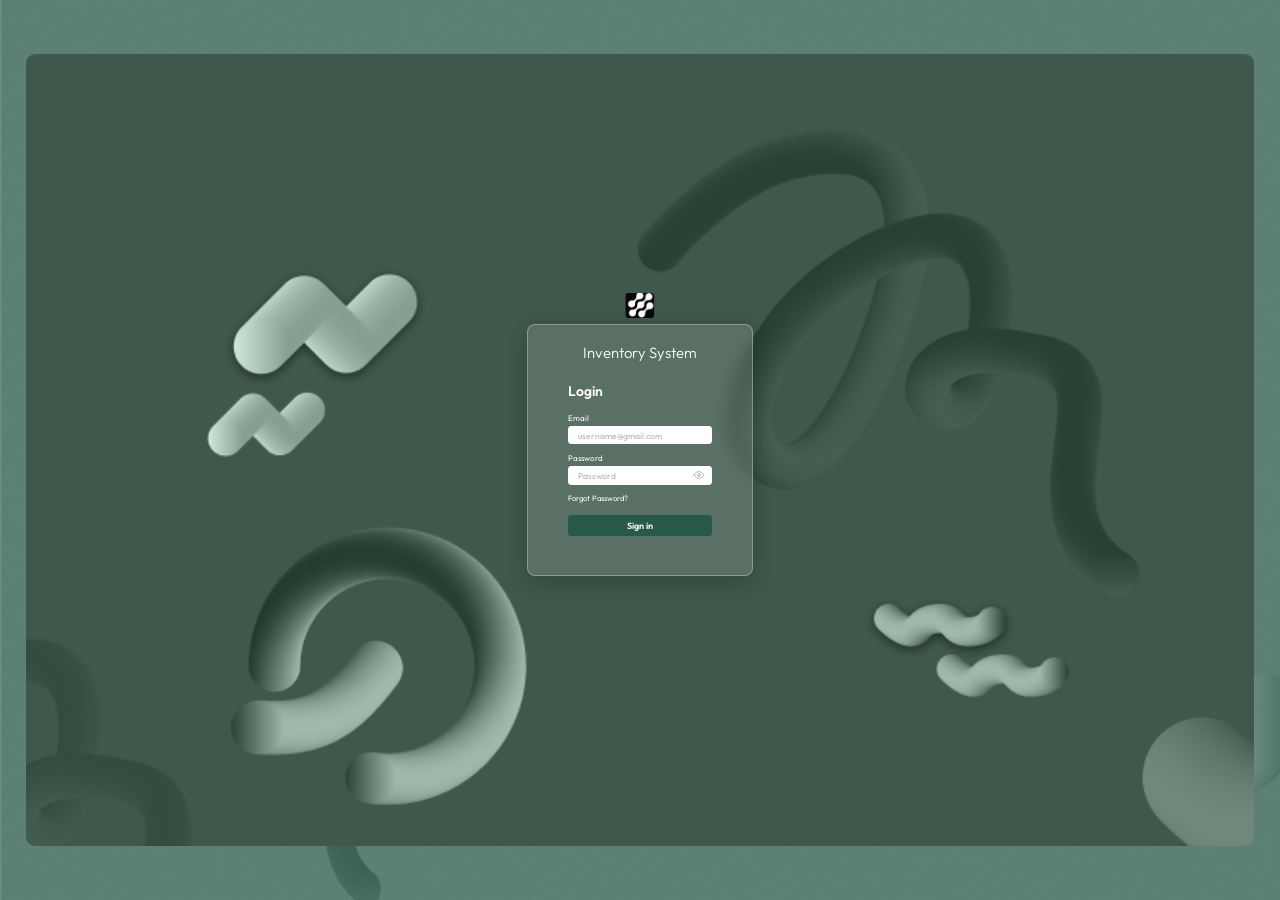
<file: final/Inventory_System/frontend/pages/inventory.html>
<!DOCTYPE html>
<html lang="en">
<head>
  <meta charset="UTF-8" />
  <meta name="viewport" content="width=device-width, initial-scale=1.0" />
  <title>Inventory | Inventory System</title>
  <link rel="icon" type="image/png" href="../images/logo_4k.png" />

  <link rel="preconnect" href="https://fonts.googleapis.com" />
  <link rel="preconnect" href="https://fonts.gstatic.com" crossorigin />
  <link href="https://fonts.googleapis.com/css2?family=Inter:wght@400;500;600&display=swap" rel="stylesheet" />

  <link rel="stylesheet" href="../css/layout.css" />
  <link rel="stylesheet" href="../css/components.css" />
  <link rel="stylesheet" href="../css/inventory.css" />
  <script src="../js/guard.js"></script>
  <!-- <script src="../js/guard.js"></script> -->
</head>
<body data-page="inventory">

  <div class="app">
    <header class="topbar" id="topbar"></header>
    <aside class="sidebar" id="sidebar"></aside>

    <main class="content inv" id="content">

      <div class="toolbar">
        <div class="tabs" id="tabs">
          <button type="button" class="tab active" data-filter="all">All</button>
          <button type="button" class="tab" data-filter="In Stock">In Stock</button>
          <button type="button" class="tab" data-filter="Low Stock">Low Stock</button>
          <button type="button" class="tab" data-filter="Out of Stock">Out of Stock</button>
        </div>
        <button type="button" class="btn-add" id="addProductBtn">+ Add Product</button>
      </div>

      <section class="table-card">

        <div class="t-head">
          <h2>Details</h2>
          <button type="button" class="btn-filters" id="filtersBtn">
            <svg viewBox="0 0 24 24" fill="none" stroke="currentColor" stroke-width="2" stroke-linecap="round" aria-hidden="true">
              <path d="M4 7h16M7 12h10M10 17h4" />
            </svg>
            Filters
          </button>
        </div>

        <div class="cols t-cols">
          <span>Products</span><span>Product ID</span><span>Price</span>
          <span>Stock</span><span>Category</span><span>Status</span><span></span>
        </div>

        <div class="rows" id="rows"></div>

        <div class="pager">
          <button type="button" class="pg-btn" id="prevBtn">Previous</button>
          <span class="page-info" id="pageInfo">Page <b>1</b> of <b>1</b></span>
          <button type="button" class="pg-btn" id="nextBtn">Next</button>
        </div>

      </section>

    </main>
  </div>

  <!-- Pop-up: Add Product -->
  <div class="modal-overlay" id="addModal" hidden aria-hidden="true">
    <section class="dialog" role="dialog" aria-modal="true" aria-labelledby="addTitle">

      <h2 class="dialog-title" id="addTitle">Add Product</h2>
      <p class="dialog-sub">Enter the details for the new product below</p>

      <form id="addForm" novalidate>

        <div class="f-row">
          <label for="pName">Product Name</label>
          <input type="text" id="pName" name="name" placeholder="Enter product name" autocomplete="off" />
        </div>

        <div class="f-row">
          <label for="pCategory">Category</label>
          <select id="pCategory" name="category">
            <option value="" selected disabled>Select product category</option>
            <option value="phone">Phone</option>
            <option value="laptop">Laptop</option>
            <option value="tablet">Tablet</option>
            <option value="accessories">Accessories</option>
            <option value="other">Other</option>
          </select>
        </div>

        <div class="f-row">
          <label for="pPrice">Price</label>
          <input type="text" id="pPrice" name="price" placeholder="Enter product price" inputmode="decimal" autocomplete="off" />
        </div>

        <p class="form-error" id="addError" role="alert" hidden></p>

        <div class="dialog-actions">
          <button type="button" class="btn-discard" id="discardBtn">Discard</button>
          <button type="submit" class="btn-submit">Add Product</button>
        </div>

      </form>
    </section>
  </div>

  <!-- Pop-up: Edit Product (same look as Add Product) -->
  <div class="modal-overlay" id="editModal" hidden aria-hidden="true">
    <section class="dialog" role="dialog" aria-modal="true" aria-labelledby="editTitle">

      <h2 class="dialog-title" id="editTitle">Edit Product</h2>
      <p class="dialog-sub">Enter the details for the new product below</p>

      <form id="editForm" novalidate>

        <div class="f-row">
          <label for="eName">Product Name</label>
          <input type="text" id="eName" name="name" placeholder="Enter product name" autocomplete="off" />
        </div>

        <div class="f-row">
          <label for="eCategory">Category</label>
          <select id="eCategory" name="category">
            <option value="" selected disabled>Select product category</option>
            <option value="phone">Phone</option>
            <option value="laptop">Laptop</option>
            <option value="tablet">Tablet</option>
            <option value="accessories">Accessories</option>
            <option value="other">Other</option>
          </select>
        </div>

        <div class="f-row">
          <label for="ePrice">Price</label>
          <input type="text" id="ePrice" name="price" placeholder="Enter product price" inputmode="decimal" autocomplete="off" />
        </div>

        <p class="form-error" id="editError" role="alert" hidden></p>

        <div class="dialog-actions">
          <button type="button" class="btn-discard" id="editDiscardBtn">Discard</button>
          <button type="submit" class="btn-submit">Edit Product</button>
        </div>

      </form>
    </section>
  </div>

  <script src="../js/api.js"></script>
  <script src="../js/layout.js"></script>
  <script src="../js/inventory.js"></script>
</body>
</html>
</file>
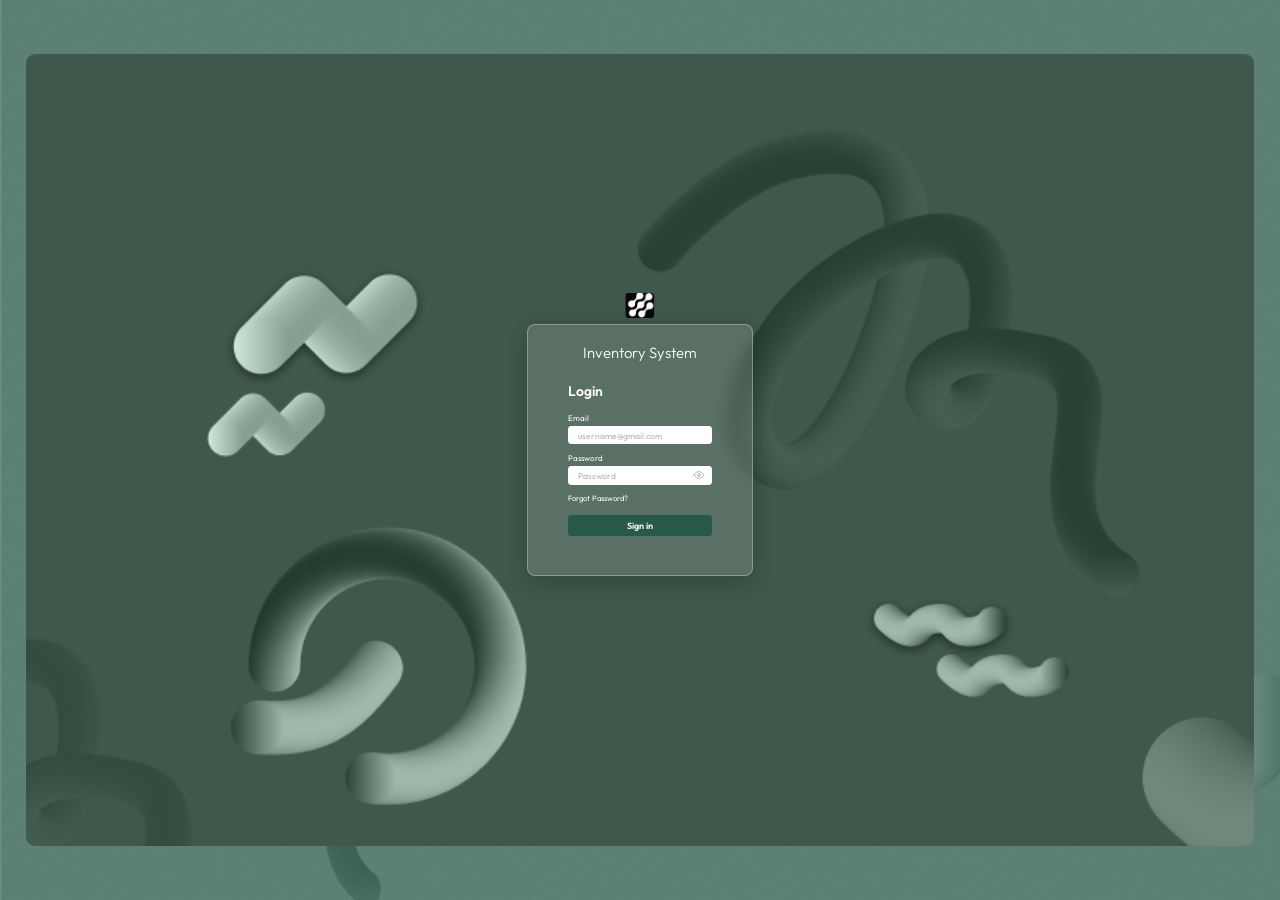
<file: final/Inventory_System/frontend/pages/reports.html>
<!DOCTYPE html>
<html lang="en">
<head>
  <meta charset="UTF-8" />
  <meta name="viewport" content="width=device-width, initial-scale=1.0" />
  <title>Reports | Inventory System</title>
  <link rel="icon" type="image/png" href="../images/logo_4k.png" />

  <link rel="preconnect" href="https://fonts.googleapis.com" />
  <link rel="preconnect" href="https://fonts.gstatic.com" crossorigin />
  <link href="https://fonts.googleapis.com/css2?family=Inter:wght@400;500;600;700&display=swap" rel="stylesheet" />

  <link rel="stylesheet" href="../css/layout.css" />
  <link rel="stylesheet" href="../css/reports.css" />
  <link rel="stylesheet" href="../css/components.css" />
  <link rel="stylesheet" href="../css/report-filters.css" />
  <script src="../js/guard.js"></script>
  <!-- <script src="../js/guard.js"></script> -->
</head>
<body data-page="reports">

  <div class="app">
    <header class="topbar" id="topbar"></header>
    <aside class="sidebar" id="sidebar"></aside>

    <main class="content rp" id="content">

      <!-- Report tabs -->
      <nav class="rp-tabs" id="rpTabs" aria-label="Report types">
        <button type="button" class="rtab active" data-report="daily">Daily Sales</button>
        <button type="button" class="rtab" data-report="weekly">Weekly Sales</button>
        <button type="button" class="rtab" data-report="monthly">Monthly Sales</button>
        <button type="button" class="rtab" data-report="product">Sales by Product</button>
        <button type="button" class="rtab" data-report="category">Sales by Category</button>
        <button type="button" class="rtab" data-report="top">Top-Selling</button>
        <button type="button" class="rtab" data-report="revenue">Sales Revenue</button>
        <button type="button" class="rtab" data-report="movement">Inventory Movement</button>
      </nav>

      <!-- Summary cards (every tab except Sales Revenue) -->
      <section class="rp-stats">
        <div class="rstat"><small>Total Revenue</small><b id="sRevenue">$0</b><span class="chg" id="cRevenue"></span></div>
        <div class="rstat"><small>Total Orders</small><b id="sOrders">0</b><span class="chg" id="cOrders"></span></div>
        <div class="rstat"><small>Items Sold</small><b id="sItems">0</b><span class="chg" id="cItems"></span></div>
        <div class="rstat"><small>Avg Order Value</small><b id="sAvg">$0</b><span class="chg" id="cAvg"></span></div>
      </section>

      <!-- Charts (Sales Revenue tab only) -->
      <section class="rp-charts">

        <div class="rcard">
          <h3>Monthly Revenue</h3>
          <div class="bars-chart" id="monthBars"></div>
        </div>

        <div class="rcard">
          <h3>Revenue by Category</h3>
          <div class="donut-wrap">
            <div class="rdonut" id="revDonut"></div>
            <ul class="rlegend" id="revLegend"></ul>
          </div>
        </div>

      </section>

      <!-- Movement filter pills (Inventory Movement tab only) -->
      <nav class="rp-pills" id="rpPills" aria-label="Movement types">
        <button type="button" class="mpill active" data-move="all" aria-pressed="true">All</button>
        <button type="button" class="mpill" data-move="Stock In" aria-pressed="false">Stock In</button>
        <button type="button" class="mpill" data-move="Stock Out" aria-pressed="false">Stock Out</button>
        <button type="button" class="mpill" data-move="Sale" aria-pressed="false">Sale</button>
        <button type="button" class="mpill" data-move="Purchase" aria-pressed="false">Purchase</button>
        <button type="button" class="mpill" data-move="Return" aria-pressed="false">Return</button>
        <button type="button" class="mpill" data-move="Adjustment" aria-pressed="false">Adjustment</button>
        <button type="button" class="mpill" data-move="Damaged/Lost" aria-pressed="false">Damaged/Lost</button>
      </nav>

      <!-- Report table -->
      <section class="table-card">

        <div class="t-head">
          <h2 id="reportTitle">Daily Sales Report</h2>
          <button type="button" class="btn-filters" id="filtersBtn">
            <svg viewBox="0 0 24 24" fill="none" stroke="currentColor" stroke-width="2" stroke-linecap="round" aria-hidden="true">
              <path d="M4 7h16M7 12h10M10 17h4" />
            </svg>
            Filters
            <span class="f-count" id="fCount" hidden></span>
          </button>
        </div>

        <div class="cols t-cols"></div>

        <div class="rows" id="rows"></div>

        <div class="pager">
          <button type="button" class="pg-btn" id="prevBtn">Previous</button>
          <span class="page-info" id="pageInfo">Page <b>1</b> of <b>1</b></span>
          <button type="button" class="pg-btn" id="nextBtn">Next</button>
        </div>

      </section>

    </main>
  </div>

  <script src="../js/api.js"></script>
  <script src="../js/layout.js"></script>
  <script src="../js/reports.js"></script>
  <script src="../js/report-filters.js"></script>
</body>
</html>
</file>
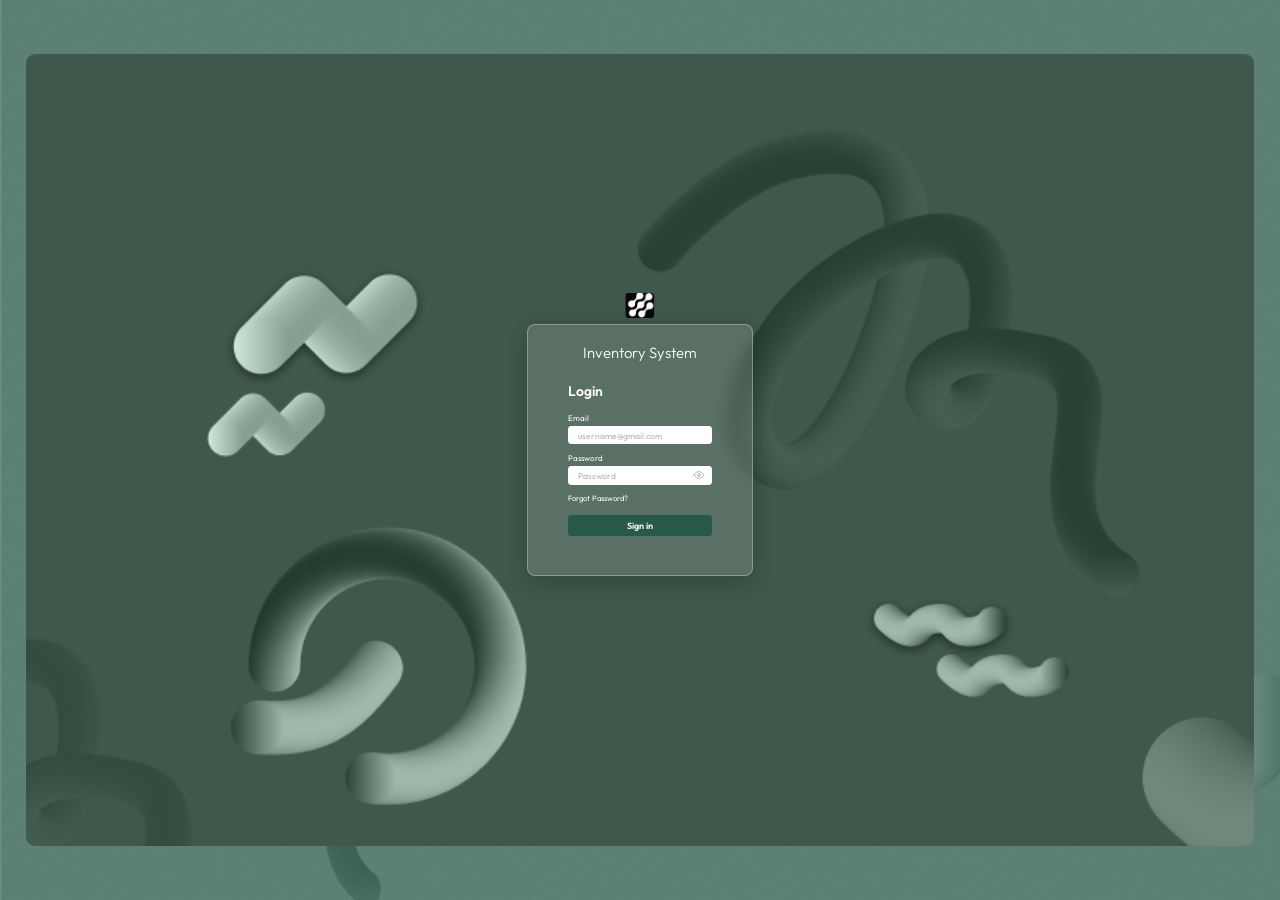
<file: final/Inventory_System/frontend/pages/transactions.html>
<!DOCTYPE html>
<html lang="en">
<head>
  <meta charset="UTF-8" />
  <meta name="viewport" content="width=device-width, initial-scale=1.0" />
  <title>Transactions | Inventory System</title>
  <link rel="icon" type="image/png" href="../images/logo_4k.png" />

  <link rel="preconnect" href="https://fonts.googleapis.com" />
  <link rel="preconnect" href="https://fonts.gstatic.com" crossorigin />
  <link href="https://fonts.googleapis.com/css2?family=Inter:wght@400;500;600&display=swap" rel="stylesheet" />

  <link rel="stylesheet" href="../css/layout.css" />
  <link rel="stylesheet" href="../css/components.css" />
  <link rel="stylesheet" href="../css/transactions.css" />
  <script src="../js/guard.js"></script>
  <!-- <script src="../js/guard.js"></script> -->
</head>
<body data-page="transactions">

  <div class="app">
    <header class="topbar" id="topbar"></header>
    <aside class="sidebar" id="sidebar"></aside>

    <main class="content tx" id="content">

      <div class="toolbar">
        <div class="tabs" id="tabs">
          <button type="button" class="tab active" data-filter="all">All</button>
          <button type="button" class="tab" data-filter="In Stock">In Stock</button>
          <button type="button" class="tab" data-filter="Low Stock">Low Stock</button>
          <button type="button" class="tab" data-filter="Out of Stock">Out of Stock</button>
        </div>
        <button type="button" class="btn-add" id="addTransactionBtn">+ Add Transaction</button>
      </div>

      <section class="table-card">

        <div class="t-head">
          <h2>Details</h2>
          <button type="button" class="btn-filters" id="filtersBtn">
            <svg viewBox="0 0 24 24" fill="none" stroke="currentColor" stroke-width="2" stroke-linecap="round" aria-hidden="true">
              <path d="M4 7h16M7 12h10M10 17h4" />
            </svg>
            Filters
            <span class="f-count" id="fCount" hidden></span>
          </button>
        </div>

        <div class="cols t-cols">
          <span>Transaction ID</span><span>Date</span><span>Product</span><span>Category</span>
          <span>Quantity</span><span>Type</span><span>Status</span><span></span>
        </div>

        <div class="rows" id="rows"></div>

        <div class="pager">
          <button type="button" class="pg-btn" id="prevBtn">Previous</button>
          <span class="page-info" id="pageInfo">Page <b>1</b> of <b>1</b></span>
          <button type="button" class="pg-btn" id="nextBtn">Next</button>
        </div>

      </section>

    </main>
  </div>

  <!-- Pop-up: Add Transaction -->
  <div class="modal-overlay" id="addModal" hidden aria-hidden="true">
    <section class="dialog" role="dialog" aria-modal="true" aria-labelledby="addTitle">

      <h2 class="dialog-title" id="addTitle">Add Transaction</h2>
      <p class="dialog-sub">Enter the details for the new transaction below</p>

      <form id="addForm" novalidate>

        <div class="type-row" role="radiogroup" aria-label="Type">
          <span class="type-label">Type:</span>
          <div class="type-opts">
            <label class="opt"><span>In</span><input type="radio" name="type" value="In" checked /></label>
            <label class="opt"><span>Out</span><input type="radio" name="type" value="Out" /></label>
            <label class="opt"><span>Adjustment</span><input type="radio" name="type" value="Adjustment" /></label>
          </div>
        </div>

        <div class="f-row">
          <label for="tName">Product Name</label>
          <input type="text" id="tName" name="name" list="productList" placeholder="Enter product name" autocomplete="off" />
          <datalist id="productList"></datalist>
        </div>

        <div class="f-row">
          <label for="tCategory">Category</label>
          <select id="tCategory" name="category">
            <option value="" selected disabled>Select product category</option>
            <option value="phone">Phone</option>
            <option value="laptop">Laptop</option>
            <option value="tablet">Tablet</option>
            <option value="accessories">Accessories</option>
            <option value="other">Other</option>
          </select>
        </div>

        <div class="f-row">
          <label for="tPrice">Price</label>
          <input type="text" id="tPrice" name="price" placeholder="Enter product price" inputmode="decimal" autocomplete="off" />
        </div>

        <div class="f-row last">
          <label for="tQty">Quantity</label>
          <input type="text" id="tQty" name="quantity" placeholder="Enter quantity" inputmode="numeric" autocomplete="off" />
        </div>

        <p class="form-error" id="addError" role="alert"></p>

        <div class="dialog-actions">
          <button type="button" class="btn-discard" id="discardBtn">Discard</button>
          <button type="submit" class="btn-submit">Add Transaction</button>
        </div>

      </form>
    </section>
  </div>

  <!-- Pop-up: Edit Transaction (same look as Add Transaction) -->
  <div class="modal-overlay" id="editModal" hidden aria-hidden="true">
    <section class="dialog" role="dialog" aria-modal="true" aria-labelledby="editTitle">

      <h2 class="dialog-title" id="editTitle">Edit Transaction</h2>
      <p class="dialog-sub">Update the details for this transaction below</p>

      <form id="editForm" novalidate>

        <div class="type-row" role="radiogroup" aria-label="Type">
          <span class="type-label">Type:</span>
          <div class="type-opts">
            <label class="opt"><span>In</span><input type="radio" name="etype" value="In" checked /></label>
            <label class="opt"><span>Out</span><input type="radio" name="etype" value="Out" /></label>
            <label class="opt"><span>Adjustment</span><input type="radio" name="etype" value="Adjustment" /></label>
          </div>
        </div>

        <div class="f-row">
          <label for="eName">Product Name</label>
          <input type="text" id="eName" name="name" list="productList" placeholder="Enter product name" autocomplete="off" />
        </div>

        <div class="f-row">
          <label for="eCategory">Category</label>
          <select id="eCategory" name="category">
            <option value="" selected disabled>Select product category</option>
            <option value="phone">Phone</option>
            <option value="laptop">Laptop</option>
            <option value="tablet">Tablet</option>
            <option value="accessories">Accessories</option>
            <option value="other">Other</option>
          </select>
        </div>

        <div class="f-row">
          <label for="ePrice">Price</label>
          <input type="text" id="ePrice" name="price" placeholder="Enter product price" inputmode="decimal" autocomplete="off" />
        </div>

        <div class="f-row last">
          <label for="eQty">Quantity</label>
          <input type="text" id="eQty" name="quantity" placeholder="Enter quantity" inputmode="numeric" autocomplete="off" />
        </div>

        <p class="form-error" id="editError" role="alert"></p>

        <div class="dialog-actions">
          <button type="button" class="btn-discard" id="editDiscardBtn">Discard</button>
          <button type="submit" class="btn-submit">Edit Transaction</button>
        </div>

      </form>
    </section>
  </div>

  <!-- Pop-up: Filters -->
  <div class="modal-overlay" id="filterModal" hidden aria-hidden="true">
    <section class="dialog" role="dialog" aria-modal="true" aria-labelledby="filterTitle">

      <h2 class="dialog-title" id="filterTitle">Filter Transactions</h2>
      <p class="dialog-sub">Choose what you want to see in the table</p>

      <form id="filterForm" novalidate>

        <div class="f-row">
          <label for="fFrom">From</label>
          <input type="date" id="fFrom" name="from" />
        </div>

        <div class="f-row">
          <label for="fTo">To</label>
          <input type="date" id="fTo" name="to" />
        </div>

        <div class="f-row">
          <label for="fType">Type</label>
          <select id="fType" name="type">
            <option value="">All types</option>
            <option value="In">In</option>
            <option value="Out">Out</option>
            <option value="Adjustment">Adjustment</option>
          </select>
        </div>

        <div class="f-row">
          <label for="fStatus">Status</label>
          <select id="fStatus" name="status">
            <option value="">All statuses</option>
            <option value="Completed">Completed</option>
            <option value="Pending">Pending</option>
            <option value="Cancelled">Cancelled</option>
          </select>
        </div>

        <div class="f-row last">
          <label for="fCategory">Category</label>
          <select id="fCategory" name="category">
            <option value="">All categories</option>
          </select>
        </div>

        <button type="button" class="f-clear" id="fClear">Clear filters</button>

        <p class="form-error" id="filterError" role="alert"></p>

        <div class="dialog-actions">
          <button type="button" class="btn-discard" id="filterDiscardBtn">Discard</button>
          <button type="submit" class="btn-submit">Apply Filters</button>
        </div>

      </form>
    </section>
  </div>

  <script src="../js/api.js"></script>
  <script src="../js/layout.js"></script>
  <script src="../js/transactions.js"></script>
</body>
</html>
</file>
<file: final/Inventory_System/frontend/css/login.css>
/* ---------- Colors ---------- */
:root {
  --green-dark: #1f4d3a;
  --green-mid: #5c8374;
  --red: #a94442;
  --text: #ffffff;
}

* {
  box-sizing: border-box;
  margin: 0;
  padding: 0;
}

/* ---------- Page background ---------- */
body {
  background-color: #5c8374;
  background-image: url("../images/main-bg (1).jpg");
  background-size: cover;
  background-position: center;
  background-repeat: no-repeat;
  background-attachment: fixed;

  font-family: 'Outfit', Arial, Helvetica, sans-serif;
  color: var(--text);

  min-height: 100vh;
  display: flex;
  align-items: center;
  justify-content: center;
}

/* ---------- Big dark green panel ---------- */
/* Sized in vw/vh (not px) so its shape stays the same when you zoom */
.panel {
  width: 96vw;
  height: 88vh;
  border-radius: 0.73vw; /* 14px on a 1920px screen */

  background-color: #3f5a4d;
  background-image: url("../images/panel-bg.png");
  background-size: cover;
  background-position: center;
  background-repeat: no-repeat;

  /* center the login card inside the panel */
  display: flex;
  align-items: center;
  justify-content: center;
}

/* ---------- Frosted glass card ---------- */
/* Everything inside is sized in em. The card's font-size follows the
   window width (0.833vw = 16px on a 1920px screen), so the whole card
   scales together with the panel when you zoom. */
.login-card {
  position: relative; /* lets the logo sit above the card */
  font-size: 0.833vw;
  width: 21.25em;
  padding: 1.6em 3.8em 3.6em;
  border-radius: 0.75em;

  background: rgba(255, 255, 255, 0.15);
  border: 0.0625em solid rgba(255, 255, 255, 0.3);
  backdrop-filter: blur(0.625em);
  -webkit-backdrop-filter: blur(0.625em);
  box-shadow: 0 0.5em 2em rgba(0, 0, 0, 0.2);
}

/* Logo sits outside the card, centered just above its top edge */
.logo {
  position: absolute;
  bottom: 100%;
  left: 50%;
  transform: translateX(-50%);
  width: 2.75em;
  height: 2.75em;
  object-fit: contain;
  border-radius: 0.6em;
  margin-bottom: 0.5em;
}

.system-name {
  text-align: center;
  font-size: 1.4em;
  font-weight: 300;
  margin-bottom: 1.4em;
}

h1 {
  font-size: 1.3em;
  font-weight: 600;
  margin-bottom: 0.9em;
}

/* ---------- Form ---------- */
.field {
  margin-bottom: 0.8em;
}

.field label {
  display: block;
  font-size: 0.75em;
  font-weight: 400;
  margin-bottom: 0.35em;
}

.field input {
  width: 100%;
  height: 2.2em;
  padding: 0 1.2em;
  border: none;
  border-radius: 0.4em;
  font-family: inherit;
  font-size: 0.8em;
  background: #ffffff;
  color: #222;
}

.field input::placeholder {
  color: #b3b3b3;
}

.field input:focus {
  outline: 0.125em solid var(--green-dark);
  outline-offset: 0.0625em;
}

/* password box with the eye icon on the right */
.password-wrap {
  position: relative;
}

.password-wrap input {
  padding-right: 2.6em;
}

.toggle-pw {
  font-size: 1em; /* buttons ignore the card's font size unless told to follow it */
  position: absolute;
  top: 50%;
  right: 0.7em;
  transform: translateY(-50%);
  width: 1.1em;
  height: 1.1em;
  padding: 0;
  border: none;
  background: none;
  color: #b3b3b3;
  cursor: pointer;
}

.toggle-pw svg {
  width: 100%;
  height: 100%;
  display: block;
}

.eye-slash {
  display: none; /* shown while the password is visible */
}

.toggle-pw.visible .eye-slash {
  display: block;
}

.toggle-pw:hover {
  color: #777;
}

.forgot {
  display: block;
  font-size: 0.72em;
  color: var(--text);
  text-decoration: none;
  margin-bottom: 1.6em;
}

.forgot:hover {
  text-decoration: underline;
}

.error {
  background: rgba(169, 68, 66, 0.9);
  font-size: 0.75em;
  text-align: center;
  padding: 0.6em;
  border-radius: 0.4em;
  margin-bottom: 1em;
}

.btn-signin {
  width: 100%;
  height: 2.3em;
  border: none;
  border-radius: 0.35em;
  background: #285a4c;
  color: #ffffff;
  font-family: inherit;
  font-size: 0.85em;
  font-weight: 600;
  cursor: pointer;
  transition: background 0.2s;
}

.btn-signin:hover {
  background: #1f4a3e;
}

.btn-signin:focus-visible {
  outline: 0.125em solid #ffffff;
  outline-offset: 0.125em;
}

/* Phones / tablets only: keep the card a readable size.
   Desktop browsers keep scaling, however much you zoom. */
@media (pointer: coarse) {
  .login-card {
    font-size: 16px;
    width: 90%;
    max-width: 21.25em;
    padding-left: 2em;
    padding-right: 2em;
  }
}
</file>
<file: Frontend/inventory_system_nobug/css/layout.css>
:root {
  --green-dark: #1b3f31;
  --green-active: #4f7463;
  --bg: #f5f5f5;
  --sidebar-w: 11.5vw;   /* measured from the window: same look at any zoom */
  --topbar-h: 10vh;
}

/* 1rem = 0.833vw = 16px on a 1920px screen, so everything scales together on zoom */
html { font-size: 0.833vw; }

* { box-sizing: border-box; margin: 0; padding: 0; }

body {
  background: var(--bg);
  font-family: 'Inter', Arial, Helvetica, sans-serif;
}

/* Page frame: exactly one screen tall */
.app {
  display: grid;
  grid-template-columns: var(--sidebar-w) 1fr;
  grid-template-rows: var(--topbar-h) 1fr;
  height: 100vh;
}

/* ---------- Top bar ---------- */
.topbar {
  grid-column: 1 / -1;
  background: var(--green-dark);
  color: #fff;
  display: flex;
  align-items: center;
  padding-left: 1.6rem;
}
.brand { display: flex; align-items: center; gap: 0.6rem; }
.brand img { width: 3.25rem; height: 3.25rem; border-radius: 0.8rem; object-fit: contain; }
.brand h1 { font-size: 2.2rem; font-weight: 400; white-space: nowrap; }

.search {
  width: 49vw;
  height: 3.8rem;
  margin-left: auto;
  margin-right: 6.2vw;
  padding: 0 1.5rem 0 3.2rem;
  display: flex;
  align-items: center;
  gap: 1.55rem;
  background: #fff;
  color: #8a8a8a;
  border-radius: 999px;
}
.search svg { width: 1rem; height: 1rem; flex-shrink: 0; }
.search input {
  flex: 1; min-width: 0; border: none; outline: none; background: transparent;
  font-family: inherit; font-size: 1.1rem; color: #222;
}
.search input::placeholder { color: #8a8a8a; }

/* ---------- Sidebar ---------- */
.sidebar {
  background: var(--green-dark);
  color: #fff;
  display: flex;
  flex-direction: column;
  padding-top: 5.8rem;
}
.sidebar svg { flex-shrink: 0; }
.profile { text-align: center; }
.avatar {
  width: 6.1rem; height: 6.1rem; margin: 0 auto 0.5rem;
  border-radius: 50%; background: #fff; color: #2d5a16;
  display: grid; place-items: center;
}
.avatar svg { width: 3.7rem; height: 3.7rem; }
.profile small { display: block; font-size: 0.7rem; line-height: 1rem; letter-spacing: 0.02em; color: #7a9689; }
.profile strong { display: block; font-size: 0.95rem; line-height: 1.2rem; font-weight: 500; }
.nav-label { font-size: 0.7rem; margin: 0.9rem 0 0.8rem 1.45rem; }

.nav a {
  height: 3.8rem;
  padding-left: 1.5rem;
  border-radius: 0.8rem;
  display: flex;
  align-items: center;
  gap: 1.2rem;
  color: #9db3a7;
  text-decoration: none;
  font-size: 0.95rem;
}
.nav a svg { width: 1.4rem; height: 1.4rem; }
.nav a:hover { background: rgba(255, 255, 255, 0.08); }
.nav a.active { background: var(--green-active); color: #fff; }

.logout {
  margin-top: auto;
  margin-bottom: 3.2rem;
  display: flex; align-items: center; justify-content: center; gap: 0.9rem;
  color: #fff; text-decoration: none; font-size: 0.95rem; font-weight: 600;
  cursor: pointer;
}
.logout svg { width: 1.7rem; height: 1.7rem; }
.logout:hover { opacity: 0.8; }

/* ---------- Content area (each page adds its own layout) ---------- */
.content {
  background: var(--bg);
  box-shadow: inset 0.5rem 0 0.65rem -0.5rem rgba(0, 0, 0, 0.12);
  min-width: 0;
  min-height: 0;
}
</file>
<file: Frontend/inventory_system_nobug/css/dashboard.css>
:root {
  --green-dark: #1b3f31;
  --green-active: #4f7463;
  --bg: #f5f5f5;

  /* Measured from the window itself, with no min/max limits,
     so they look the same at any zoom level */
  --sidebar-w: 11.5vw;
  --topbar-h: 10vh;
}

/* Everything is sized in rem.
   1rem = 0.833vw = 16px on a 1920px screen, so it all scales together on zoom. */
html {
  font-size: 0.833vw;
}

* {
  box-sizing: border-box;
  margin: 0;
  padding: 0;
}

body {
  background: var(--bg);
  font-family: 'Inter', Arial, Helvetica, sans-serif;
}

/* Page frame: exactly one screen tall, like your Figma frame */
.app {
  display: grid;
  grid-template-columns: var(--sidebar-w) 1fr;
  grid-template-rows: var(--topbar-h) 1fr;
  height: 100vh;
}

/* ---------- Top bar ---------- */
.topbar {
  grid-column: 1 / -1;
  background: var(--green-dark);
  color: #ffffff;

  display: flex;
  align-items: center;
  padding-left: 1.6rem;
}

.brand {
  display: flex;
  align-items: center;
  gap: 0.6rem;
}

.brand img {
  width: 3.25rem;
  height: 3.25rem;
  border-radius: 0.8rem;
  object-fit: contain;
}

.brand h1 {
  font-size: 2.2rem;
  font-weight: 400;
  white-space: nowrap;
}

.search {
  width: 49vw;
  height: 3.8rem;
  margin-left: auto;
  margin-right: 6.2vw;
  padding: 0 1.5rem 0 3.2rem;

  display: flex;
  align-items: center;
  gap: 1.55rem;

  background: #ffffff;
  color: #8a8a8a;
  border-radius: 999px;
}

.search svg {
  width: 1rem;
  height: 1rem;
  flex-shrink: 0;
}

.search input {
  flex: 1;
  min-width: 0;
  border: none;
  outline: none;
  background: transparent;
  font-family: inherit;
  font-size: 1.1rem;
  color: #222222;
}

.search input::placeholder {
  color: #8a8a8a;
}

/* ---------- Sidebar ---------- */
.sidebar {
  background: var(--green-dark);
  color: #ffffff;

  display: flex;
  flex-direction: column;
  padding-top: 5.8rem;
}

.sidebar svg {
  flex-shrink: 0;
}

.profile {
  text-align: center;
}

.avatar {
  width: 6.1rem;
  height: 6.1rem;
  margin: 0 auto 0.5rem;
  border-radius: 50%;
  background: #ffffff;
  color: #2d5a16;

  display: grid;
  place-items: center;
}

.avatar svg {
  width: 3.7rem;
  height: 3.7rem;
}

.profile small {
  display: block;
  font-size: 0.7rem;
  line-height: 1rem;
  letter-spacing: 0.02em;
  color: #7a9689;
}

.profile strong {
  display: block;
  font-size: 0.95rem;
  line-height: 1.2rem;
  font-weight: 500;
}

.nav-label {
  font-size: 0.7rem;
  margin: 0.9rem 0 0.8rem 1.45rem;
}

.nav a {
  height: 3.8rem;
  padding-left: 1.5rem;
  border-radius: 0.8rem;

  display: flex;
  align-items: center;
  gap: 1.2rem;

  color: #9db3a7;
  text-decoration: none;
  font-size: 0.95rem;
}

.nav a svg {
  width: 1.4rem;
  height: 1.4rem;
}

.nav a:hover {
  background: rgba(255, 255, 255, 0.08);
}

.nav a.active {
  background: var(--green-active);
  color: #ffffff;
}

.logout {
  margin-top: auto;
  margin-bottom: 3.2rem;

  display: flex;
  align-items: center;
  justify-content: center;
  gap: 0.9rem;

  color: #ffffff;
  text-decoration: none;
  font-size: 0.95rem;
  font-weight: 600;
}

.logout svg {
  width: 1.7rem;
  height: 1.7rem;
}

/* ---------- Content area ---------- */
/* The numbers are measured from your Figma (in px), used as proportions:
   rows = top gap, stats, gap, charts, gap, lists, bottom gap */
.content {
  background: var(--bg);
  box-shadow: inset 0.5rem 0 0.65rem -0.5rem rgba(0, 0, 0, 0.12);  /* soft shadow next to the sidebar */
  min-width: 0;
  min-height: 0;

  display: grid;
  grid-template-rows: 18fr 96fr 21fr 301fr 16fr 220fr 27fr;
}

/* Row 1: stat boxes (uneven gaps, like the design) */
.stats {
  grid-row: 2;
  min-height: 0;
  display: grid;
  grid-template-columns: 38fr 192fr 27fr 192fr 39fr 192fr 38fr 192fr 27fr;
}

.stats .stat:nth-child(1) { grid-column: 2; }
.stats .stat:nth-child(2) { grid-column: 4; }
.stats .stat:nth-child(3) { grid-column: 6; }
.stats .stat:nth-child(4) { grid-column: 8; }

.stat {
  display: flex;
  align-items: center;
  justify-content: space-between;
  padding: 0 2.5rem 0 1.5rem;
  min-width: 0;

  border-radius: 1.5rem;
  border: 0.1rem solid;
}

.stat-green { background: #e5fde9; border-color: #b3d1b7; }
.stat-pink  { background: #ffe9e9; border-color: #d3b4b4; }
.stat-red   { background: #ffc6c6; border-color: #cf9f9f; }

.stat-icon {
  width: 3.6rem;
  height: 3.6rem;
  color: #4f4f4f;
  flex-shrink: 0;
}

.stat-text {
  margin-top: 1.6rem;
  text-align: center;
}

.stat-text b {
  display: block;
  min-height: 3.6rem;                /* keeps the label in place while the number is empty */
  font-family: 'Poppins', 'Inter', sans-serif;
  font-size: 2.4rem;
  font-weight: 500;
  line-height: 3.6rem;
  color: #111111;
}

.stat-text span {
  display: block;
  font-size: 1.45rem;
  line-height: 1.8rem;
  color: #2b2b2b;
  white-space: nowrap;
}

/* Row 2: revenue + top selling */
.row-charts {
  grid-row: 4;
  min-height: 0;
  display: grid;
  grid-template-columns: 28fr 526fr 28fr 328fr 27fr;
}

.row-charts > :nth-child(1) { grid-column: 2; }
.row-charts > :nth-child(2) { grid-column: 4; }

/* Row 3: recent activity + low stock */
.row-lists {
  grid-row: 6;
  min-height: 0;
  display: grid;
  grid-template-columns: 28fr 547fr 15fr 319fr 28fr;
}

.row-lists > :nth-child(1) { grid-column: 2; }
.row-lists > :nth-child(2) { grid-column: 4; }

/* ---------- Cards ---------- */
.card {
  display: flex;
  flex-direction: column;
  min-width: 0;
  min-height: 0;
  overflow: hidden;                  /* extra rows get clipped instead of breaking the layout */
  padding: 2rem 2rem 1.5rem;

  background: #ffffff;
  border-radius: 1.3rem;
  box-shadow: 0 0.1rem 0.6rem rgba(0, 0, 0, 0.06);
}

.card-raised {
  box-shadow: 0 0.35rem 0.6rem rgba(0, 0, 0, 0.22);
}

.card-head {
  display: flex;
  align-items: center;
  justify-content: space-between;
}

.card-title {
  font-family: 'Poppins', 'Inter', sans-serif;
  font-size: 1.4rem;
  font-weight: 600;
  line-height: 1.5rem;
  color: #14142b;
}

.title-lg {
  font-size: 1.9rem;
  font-weight: 500;
  line-height: 2rem;
  color: #111111;
}

.pill {
  background: #f0f0f3;
  color: #6b6b6b;
  font-size: 0.95rem;
  padding: 0.4rem 0.8rem;
  border-radius: 0.5rem;
}

.view-all {
  color: #2563eb;
  font-size: 1rem;
  font-weight: 500;
  text-decoration: none;
}

/* ---------- Revenue chart ---------- */
.chart {
  flex: 1;
  min-height: 0;
  margin: 1.6rem 0.8rem 0 0;

  display: grid;
  grid-template-columns: 3.7rem 1fr;
  grid-template-rows: 1fr auto;

  font-family: 'Poppins', 'Inter', sans-serif;
}

.y-axis {
  grid-column: 1;
  grid-row: 1;
  margin: -0.5rem 0;                 /* labels line up with the grid lines */
  display: flex;
  flex-direction: column;
  justify-content: space-between;
  font-size: 0.95rem;
  line-height: 1rem;
  color: #8a8a8a;
}

.plot {
  grid-column: 2;
  grid-row: 1;
  position: relative;
}

.gridlines {
  position: absolute;
  inset: 0;
  display: flex;
  flex-direction: column;
  justify-content: space-between;
}

.gridlines i {
  display: block;
  border-top: 0.1rem solid #e9e9e9;
}

.gridlines i:last-child {
  border-top-color: #c9ccbd;         /* the $0 line */
}

.bars {
  position: absolute;
  inset: 0;
  display: grid;
  grid-template-columns: repeat(12, 1fr);
  align-items: end;
}

.months {
  grid-column: 2;
  grid-row: 2;
  margin-top: 1.3rem;
  display: grid;
  grid-template-columns: repeat(12, 1fr);
  font-size: 0.95rem;
  color: #8a8a8a;
  text-align: center;
}

/* ---------- Top selling donut ---------- */
.donut-row {
  flex: 1;
  min-height: 0;
  display: flex;
  align-items: center;
  gap: 2.6rem;
}

.donut {
  position: relative;
  width: 15.15rem;
  height: 15.15rem;
  border-radius: 50%;
  flex-shrink: 0;
  /* default colors; dashboard.js will set the real percentages later */
  background: conic-gradient(from 20deg, #10b981 0 20%, #6366f1 20% 65%, #ec4899 65% 100%);
}

.donut::after {
  content: "";
  position: absolute;
  inset: 2.25rem;
  background: #ffffff;
  border-radius: 50%;
}

.donut-center {
  position: absolute;
  inset: 0;
  z-index: 1;                        /* sits on top of the white hole */
  display: flex;
  flex-direction: column;
  align-items: center;
  justify-content: center;
}

.donut-center b {
  font-size: 1.7rem;
  font-weight: 600;
  line-height: 2rem;
  color: #14142b;
}

.donut-center b:empty {
  display: none;                     /* no gap while the number is empty */
}

.donut-center small {
  font-size: 0.9rem;
  color: #555555;
}

.legend {
  list-style: none;
  display: flex;
  flex-direction: column;
  gap: 1.3rem;
}

.legend li {
  display: flex;
  align-items: center;
  gap: 0.9rem;
  font-size: 0.95rem;
}

.dot {
  width: 1rem;
  height: 1rem;
  border-radius: 0.25rem;
  flex-shrink: 0;
}

.dot-blue  { background: #6366f1; }
.dot-pink  { background: #ec4899; }
.dot-green { background: #10b981; }

/* ---------- Lists ---------- */
.list-head {
  margin-top: 2rem;
  padding-bottom: 1.1rem;
  border-bottom: 0.1rem solid #efefef;
  font-size: 0.95rem;
  color: #777777;
}

.list-head-plain {
  border-bottom: none;
}

.activity-cols {
  display: grid;
  grid-template-columns: 1fr 9.9rem;
}

.activity-list,
.stock-list {
  list-style: none;
}

/* Recent activity rows */
.activity-list li {
  display: grid;
  grid-template-columns: 1.6rem 1fr 9.9rem;
  align-items: center;
  height: 2.7rem;
  border-bottom: 0.1rem solid #efefef;
  font-size: 0.95rem;
}

.adot {
  width: 0.75rem;
  height: 0.75rem;
  border-radius: 50%;
}

.adot-green  { background: #22c55e; }
.adot-yellow { background: #eab308; }
.adot-blue   { background: #3b82f6; }
.adot-red    { background: #ef4444; }

.a-text { color: #1f2937; }
.a-time { color: #6b7280; }

/* Low stock rows (scrolls inside the card, like the View all pop-up) */
.stock-list {
  flex: 1;
  min-height: 0;
  overflow-y: auto;
  scrollbar-width: thin;
  padding-right: 0.5rem;
}

.stock-list li {
  display: flex;
  align-items: center;
  gap: 1rem;
  margin-bottom: 0.6rem;
  flex-shrink: 0;                    /* rows keep their size instead of squashing */
}

/* Product picture box: grey placeholder, or the real picture when there is one */
.thumb {
  width: 3.4rem;
  height: 3.4rem;
  border-radius: 0.8rem;
  background: #c4c4c4;
  overflow: hidden;
  flex-shrink: 0;
}

.thumb img {
  display: block;
  width: 100%;
  height: 100%;
  object-fit: cover;                 /* crops to fill the box without stretching */
}

.stock-text strong {
  display: block;
  font-size: 0.95rem;
  font-weight: 600;
  color: #111111;
}

.stock-text small {
  display: block;
  font-size: 0.75rem;
  color: #ef4444;
}

.stock-text small.warn {
  color: #f59e0b;
}

/* ---------- Clickable links ---------- */
.logout,
.view-all {
  cursor: pointer;
}

.logout:hover {
  opacity: 0.8;
}

.view-all:hover {
  text-decoration: underline;
}

/* ---------- Pop-up: Recent Activity (View all) ---------- */
.modal-overlay {
  position: fixed;
  inset: 0;
  z-index: 100;

  /* same frame as the page, so the pop-up lands inside the content area */
  display: grid;
  grid-template-columns: var(--sidebar-w) 1fr;
  grid-template-rows: var(--topbar-h) 1fr;

  background: rgba(90, 90, 90, 0.25);   /* dims the whole page */
  backdrop-filter: blur(0.25rem);
  -webkit-backdrop-filter: blur(0.25rem);
}

.modal-overlay[hidden] {
  display: none;
}

.modal-card {
  grid-column: 2;
  grid-row: 2;
  margin: 9.8vh 3.7vw 7.4vh 2.6vw;      /* measured from your Figma */
  min-height: 0;

  display: flex;
  flex-direction: column;
  padding: 1.7rem 2.1rem 0.6rem;

  background: #ffffff;
  border-radius: 1.3rem;
  box-shadow: 0 0.5rem 2rem rgba(0, 0, 0, 0.15);
}

.modal-card .activity-cols {
  grid-template-columns: 1fr 10.3rem;
  margin-top: 1.4rem;
}

.modal-list {
  flex: 1;
  min-height: 0;
  overflow-y: auto;                      /* long lists scroll inside the pop-up */
  scrollbar-width: thin;
}

.modal-list li {
  grid-template-columns: 1.6rem 1fr 10.3rem;
  height: 2.1rem;
  flex-shrink: 0;
}

/* Back arrow button (top right of the pop-up) */
.modal-back {
  width: 2.4rem;
  height: 2.4rem;
  margin-right: -0.4rem;

  display: grid;
  place-items: center;

  border: none;
  border-radius: 50%;
  background: none;
  color: #000000;
  cursor: pointer;
  transition: background 0.2s, transform 0.2s;
}

.modal-back svg {
  width: 1.5rem;
  height: 1.5rem;
}

.modal-back:hover {
  background: #f0f0f3;
  transform: translateX(-0.15rem);       /* nudges left, like "go back" */
}

.modal-back:focus-visible {
  outline: 0.125rem solid #2563eb;
  outline-offset: 0.1rem;
}

/* ---------- Pop-up animation ---------- */
/* opening: background fades in, box slides up, rows appear one by one */
.modal-overlay.is-opening {
  animation: overlayIn 0.25s ease both;
}

.modal-overlay.is-opening .modal-card {
  animation: cardIn 0.35s cubic-bezier(0.22, 0.9, 0.3, 1) both;
}

.modal-overlay.is-opening .modal-list li {
  animation: rowIn 0.3s ease both;
  animation-delay: calc(0.12s + var(--i, 0) * 0.025s);
}

/* closing: the same thing in reverse, a bit faster */
.modal-overlay.is-closing {
  animation: overlayOut 0.2s ease both;
}

.modal-overlay.is-closing .modal-card {
  animation: cardOut 0.2s ease both;
}

@keyframes overlayIn  { from { opacity: 0; } to { opacity: 1; } }
@keyframes overlayOut { from { opacity: 1; } to { opacity: 0; } }

@keyframes cardIn {
  from { opacity: 0; transform: translateY(2rem) scale(0.97); }
  to   { opacity: 1; transform: translateY(0) scale(1); }
}

@keyframes cardOut {
  from { opacity: 1; transform: translateY(0) scale(1); }
  to   { opacity: 0; transform: translateY(1rem) scale(0.98); }
}

@keyframes rowIn {
  from { opacity: 0; transform: translateY(0.6rem); }
  to   { opacity: 1; transform: translateY(0); }
}

/* people who turned off animations in their system get no movement */
@media (prefers-reduced-motion: reduce) {
  .modal-overlay.is-opening,
  .modal-overlay.is-opening .modal-card,
  .modal-overlay.is-opening .modal-list li,
  .modal-overlay.is-closing,
  .modal-overlay.is-closing .modal-card {
    animation: none;
  }
}
</file>
<file: Frontend/inventory_system_nobug/css/components.css>
/* Shared pop-up pieces (dimmed background + open/close animation).
   Needs layout.css loaded first (it defines --sidebar-w and --topbar-h). */

.modal-overlay {
  position: fixed;
  inset: 0;
  z-index: 100;

  /* same frame as the page, so the pop-up centers inside the content area */
  display: grid;
  grid-template-columns: var(--sidebar-w) 1fr;
  grid-template-rows: var(--topbar-h) 1fr;

  background: rgba(90, 90, 90, 0.25);
  backdrop-filter: blur(0.25rem);
  -webkit-backdrop-filter: blur(0.25rem);
}

.modal-overlay[hidden] {
  display: none;
}

/* opening: background fades in, box slides up */
.modal-overlay.is-opening {
  animation: overlayIn 0.25s ease both;
}

.modal-overlay.is-opening .dialog {
  animation: cardIn 0.35s cubic-bezier(0.22, 0.9, 0.3, 1) both;
}

/* closing: the same thing in reverse, a bit faster */
.modal-overlay.is-closing {
  animation: overlayOut 0.2s ease both;
}

.modal-overlay.is-closing .dialog {
  animation: cardOut 0.2s ease both;
}

@keyframes overlayIn  { from { opacity: 0; } to { opacity: 1; } }
@keyframes overlayOut { from { opacity: 1; } to { opacity: 0; } }

@keyframes cardIn {
  from { opacity: 0; transform: translateY(2rem) scale(0.97); }
  to   { opacity: 1; transform: translateY(0) scale(1); }
}

@keyframes cardOut {
  from { opacity: 1; transform: translateY(0) scale(1); }
  to   { opacity: 0; transform: translateY(1rem) scale(0.98); }
}

/* people who turned off animations in their system get no movement */
@media (prefers-reduced-motion: reduce) {
  .modal-overlay.is-opening,
  .modal-overlay.is-opening .dialog,
  .modal-overlay.is-closing,
  .modal-overlay.is-closing .dialog {
    animation: none;
  }
}
</file>
<file: Frontend/inventory_system_nobug/css/inventory.css>
/* Inventory page only. The top bar and sidebar come from layout.css */

/* Page grid measured from your Figma: gap, toolbar, gap, table, gap */
.content.inv {
  background: #eeeeee;
  display: grid;
  grid-template-columns: 17fr 728fr 23fr;
  grid-template-rows: 17fr 26fr 16fr 509fr 12fr;
}

/* ---------- Tabs + Add Product ---------- */
.toolbar {
  grid-column: 2;
  grid-row: 2;
  display: flex;
  justify-content: space-between;
  align-items: stretch;
}

.tabs { display: flex; gap: 0.95rem; }

.tab {
  padding: 0 1.7rem;
  border: 0.1rem solid #d2d2d2;
  border-radius: 0.7rem;
  background: #e3e3e3;
  color: #9a9a9a;
  font-family: inherit;
  font-size: 1.5rem;
  cursor: pointer;
}
.tab[data-filter="all"] { padding: 0 2.7rem; }
.tab:hover { background: #dadada; }
.tab.active { background: #2a5c47; border-color: #2a5c47; color: #fff; }

.btn-add {
  padding: 0 1.8rem;
  border: none;
  border-radius: 0.7rem;
  background: #2a5c47;
  color: #fff;
  font-family: inherit;
  font-size: 1.5rem;
  cursor: pointer;
}
.btn-add:hover { background: #224c3a; }

/* ---------- Table card ---------- */
.table-card {
  grid-column: 2;
  grid-row: 4;
  min-height: 0;
  overflow: hidden;
  display: grid;
  grid-template-rows: 41fr 30fr 388fr 50fr;
  background: #fff;
  border-radius: 0.9rem;
}

.t-head {
  display: flex;
  justify-content: space-between;
  padding: 0 1.4rem;
}
.t-head h2 {
  padding-top: 1.1rem;
  font-size: 1.6rem;
  font-weight: 500;
  color: #333;
  align-self: flex-start;
  line-height: 2rem;
}

.btn-filters {
  align-self: flex-start;
  margin-top: 0.95rem;
  height: 3.3rem;
  padding: 0 1.2rem;
  display: flex;
  align-items: center;
  gap: 0.7rem;
  border: 0.1rem solid #d9d9d9;
  border-radius: 0.4rem;
  background: #fff;
  font-family: inherit;
  font-size: 1.15rem;
  color: #333;
  cursor: pointer;
}
.btn-filters svg { width: 1.4rem; height: 1.4rem; }
.btn-filters:hover { background: #f6f6f6; }

/* shared column layout for the header row and every row */
.cols {
  display: grid;
  grid-template-columns: 126fr 109fr 125fr 130fr 112fr 76fr 29fr;
  align-items: center;
  padding: 0 1.4rem;
}

.t-cols {
  font-size: 1.15rem;
  color: #6b6b6b;
  border-bottom: 0.1rem solid #e6e6e6;
}

.rows {
  min-height: 0;
  display: grid;
  grid-template-rows: repeat(13, 1fr);   /* 13 rows per page, like your design */
}

.rows .cols {
  border-bottom: 0.1rem solid #ececec;
  font-size: 1.2rem;
  color: #222;
}
.rows .cols > span { min-width: 0; overflow: hidden; text-overflow: ellipsis; white-space: nowrap; }

.p-name { display: flex; align-items: center; gap: 0.6rem; }
.p-thumb {
  width: 2.2rem; height: 2.2rem; border-radius: 0.4rem;
  background: #c4c4c4; overflow: hidden; flex-shrink: 0;
}
.p-thumb img { display: block; width: 100%; height: 100%; object-fit: cover; }

.st-in  { color: #16a34a; }
.st-low { color: #f59e0b; }
.st-out { color: #ef4444; }

.edit-btn {
  width: 1.6rem; height: 1.6rem; padding: 0;
  border: none; background: none; color: #000; cursor: pointer;
}
.edit-btn svg { display: block; width: 100%; height: 100%; }
.edit-btn:hover { color: #2a5c47; }

/* ---------- Pagination ---------- */
.pager {
  display: grid;
  grid-template-columns: 1fr auto 1fr;
  align-items: start;
  padding: 0.9rem 7.8rem 0 3.4rem;
}

.pg-btn {
  height: 3.3rem;
  padding: 0 1.4rem;
  border: 0.1rem solid #d9d9d9;
  border-radius: 0.4rem;
  background: #fff;
  font-family: inherit;
  font-size: 1.15rem;
  color: #333;
  cursor: pointer;
}
#prevBtn { justify-self: start; }
#nextBtn { justify-self: end; }
.pg-btn:hover:not(:disabled) { background: #f6f6f6; }
.pg-btn:disabled { opacity: 0.45; cursor: default; }

.page-info {
  margin-top: 2.3rem;
  font-size: 1.1rem;
  color: #333;
}
.page-info b { font-weight: 600; }

/* ---------- Pop-up: Add Product ---------- */
/* Sizes measured from your Figma: the box is centered in the content area */
.dialog {
  grid-column: 2;
  grid-row: 2;
  align-self: center;
  justify-self: center;

  width: 42rem;
  padding: 5.2rem 2.8rem 5.6rem 2.4rem;

  background: #ffffff;
  border-radius: 0.8rem;
  box-shadow: 0 0.4rem 1.6rem rgba(0, 0, 0, 0.3);
}

.dialog-title {
  font-size: 1.8rem;
  font-weight: 500;
  line-height: 2.2rem;
  text-align: center;
  color: #111111;
}

.dialog-sub {
  margin: 0.4rem 0 4rem;
  font-size: 1rem;
  line-height: 1.4rem;
  text-align: center;
  color: #444444;
}

.f-row {
  display: grid;
  grid-template-columns: 13.7rem 1fr;
  align-items: center;
  height: 3.6rem;
  margin-bottom: 2.6rem;
}

.f-row:nth-of-type(3) {
  margin-bottom: 0;
}

.f-row label {
  font-size: 1.25rem;
  color: #333333;
}

.f-row input,
.f-row select {
  width: 100%;
  height: 3.6rem;
  padding: 0 1.1rem;

  border: 0.1rem solid #cfcfcf;
  border-radius: 0.6rem;
  background: #ffffff;
  color: #222222;
  font-family: inherit;
  font-size: 1.15rem;
  outline: none;
}

.f-row input::placeholder {
  color: #9a9a9a;
}

.f-row select {
  appearance: none;
  -webkit-appearance: none;
  cursor: pointer;
  /* small arrow on the right */
  background-image: url("data:image/svg+xml,%3Csvg xmlns='http://www.w3.org/2000/svg' viewBox='0 0 24 24' fill='none' stroke='%239a9a9a' stroke-width='2.5' stroke-linecap='round' stroke-linejoin='round'%3E%3Cpath d='M6 9l6 6 6-6'/%3E%3C/svg%3E");
  background-repeat: no-repeat;
  background-position: right 1rem center;
  background-size: 1.3rem;
}

.f-row select:invalid,
.f-row select option[value=""] {
  color: #9a9a9a;                 /* placeholder look until something is picked */
}

.f-row select:required:valid {
  color: #222222;
}

.f-row input:focus,
.f-row select:focus {
  border-color: #2a5c47;
}

.f-row .has-error {
  border-color: #ef4444;
}

.form-error {
  height: 2.4rem;
  margin-top: 1.6rem;
  font-size: 1.05rem;
  line-height: 2.4rem;
  text-align: center;
  color: #ef4444;
}

.dialog-actions {
  margin-top: 4.8rem;
  display: flex;
  justify-content: center;
  gap: 6.75rem;
}

.dialog-actions button {
  height: 3.3rem;
  border: none;
  border-radius: 0.3rem;
  color: #ffffff;
  font-family: inherit;
  font-size: 1.05rem;
  cursor: pointer;
  transition: background 0.2s;
}

.btn-discard {
  width: 8.6rem;
  background: #a64b4b;
}
.btn-discard:hover { background: #8f3e3e; }

.btn-submit {
  width: 9.9rem;
  background: #5c8374;
}
.btn-submit:hover { background: #4d6f62; }

.dialog-actions button:focus-visible {
  outline: 0.125rem solid #2563eb;
  outline-offset: 0.15rem;
}
</file>
<file: Frontend/inventory_system_nobug/css/reports.css>
/* Reports page only. The top bar and sidebar come from layout.css.
   Normal tabs:        gap, tabs, gap, summary cards, gap, table card, gap
   Sales Revenue:      gap, tabs, gap, two chart cards, gap, table card, gap
   Inventory Movement: gap, tabs, gap, summary cards, gap, filter pills, gap, table card, gap
   The tab row and the table card keep the same left edge and width on every tab. */

.content.rp {
  background: #eeeeee;
  display: grid;
  grid-template-columns: minmax(0, 1fr);
  grid-template-rows: 8fr 17fr 22fr 51fr 9fr 306fr 17fr;
}

/* Sales Revenue tab: charts replace the summary cards */
.content.rp.mode-charts {
  grid-template-rows: 8fr 17fr 8fr 149fr 6fr 234fr 8fr;
}
.content.rp.mode-charts .rp-stats { display: none; }
.content.rp.mode-charts .rp-charts { display: grid; }

/* Inventory Movement tab: a row of filter pills sits between the cards and the table */
.content.rp.mode-movement {
  grid-template-rows: 8fr 17fr 10fr 51fr 16fr 18fr 2fr 301fr 6fr;
}
.content.rp.mode-movement .rp-pills { display: flex; }
.content.rp.mode-movement .table-card { grid-row: 8; }

/* ---------- Report tabs ---------- */
.rp-tabs {
  grid-row: 2;
  min-width: 0;
  display: flex;
  align-items: center;
  gap: 0.85rem;
  padding-left: 2.25%;
  overflow-x: auto;                 /* like your design, the row scrolls if all tabs don't fit */
  overflow-y: hidden;
  scrollbar-width: none;
}
.rp-tabs::-webkit-scrollbar { display: none; }

.rtab {
  flex: 0 0 auto;
  height: 82%;
  padding: 0 1.6rem;
  border: 0.1rem solid #bdbdbd;
  border-radius: 999px;
  background: #ffffff;
  color: #222222;
  font-family: inherit;
  font-size: 1.2rem;
  white-space: nowrap;
  cursor: pointer;
}
.rtab:hover { background: #f3f3f3; }
.rtab.active {
  height: 100%;
  padding: 0 2.4rem;
  background: #1b3f31;
  border-color: #1b3f31;
  color: #ffffff;
  font-weight: 500;
}

/* ---------- Summary cards ---------- */
.rp-stats {
  grid-row: 4;
  min-height: 0;
  display: grid;
  grid-template-columns: 13fr 118fr 14fr 121fr 14fr 120fr 18fr 115fr 44fr;
}
.rp-stats .rstat:nth-child(1) { grid-column: 2; }
.rp-stats .rstat:nth-child(2) { grid-column: 4; }
.rp-stats .rstat:nth-child(3) { grid-column: 6; }
.rp-stats .rstat:nth-child(4) { grid-column: 8; }

.rstat {
  min-width: 0;
  padding-left: 1.85rem;
  display: flex;
  flex-direction: column;
  justify-content: center;
  background: #ffffff;
  border: 0.1rem solid #e6e6e6;
  border-radius: 0.9rem;
  box-shadow: 0 0.1rem 0.3rem rgba(0, 0, 0, 0.05);
}
.rstat small { font-size: 1rem; line-height: 1.5rem; color: #888888; }
.rstat b { font-size: 2.3rem; font-weight: 700; line-height: 1.25; color: #111111; white-space: nowrap; }
.chg { min-height: 1.3rem; font-size: 0.95rem; line-height: 1.3rem; white-space: nowrap; }
.chg.up   { color: #16a34a; }
.chg.down { color: #ef4444; }

/* ---------- Movement filter pills (Inventory Movement tab) ---------- */
.rp-pills {
  display: none;
  grid-row: 6;
  min-width: 0;
  align-items: center;
  gap: 1.6rem;
  padding-left: 2.25%;
  overflow-x: auto;
  overflow-y: hidden;
  scrollbar-width: none;
}
.rp-pills::-webkit-scrollbar { display: none; }

.mpill {
  flex: 0 0 auto;
  height: 82%;
  padding: 0 1.4rem;
  border: 0.1rem solid #bdbdbd;
  border-radius: 999px;
  background: #ffffff;
  color: #222222;
  font-family: inherit;
  font-size: 1.2rem;
  white-space: nowrap;
  cursor: pointer;
}
.mpill:hover { background: #f3f3f3; }
.mpill.active {
  height: 100%;
  padding: 0 1.6rem;
  background: #1b3f31;
  border-color: #1b3f31;
  color: #ffffff;
  font-size: 1.35rem;
  font-weight: 500;
}
.mpill:focus-visible { outline: 0.125rem solid #2563eb; outline-offset: 0.15rem; }

/* ---------- Chart cards (Sales Revenue tab) ---------- */
/* same left edge and total width as the table card below them */
.rp-charts {
  display: none;
  grid-row: 4;
  min-height: 0;
  grid-template-columns: 5.03fr 41.36fr 4.27fr 44.33fr 5.01fr;
}
.rp-charts > :nth-child(1) { grid-column: 2; }
.rp-charts > :nth-child(2) { grid-column: 4; }

.rcard {
  min-width: 0;
  min-height: 0;
  overflow: hidden;
  display: flex;
  flex-direction: column;
  padding: 1.5rem 1.6rem 1.2rem;
  background: #ffffff;
  border-radius: 1.1rem;
  box-shadow: 0 0.1rem 0.4rem rgba(0, 0, 0, 0.05);
}
.rcard h3 {
  font-size: 1.25rem;
  font-weight: 700;
  line-height: 1.6rem;
  color: #111111;
}

/* Monthly Revenue bars */
.bars-chart {
  flex: 1;
  min-height: 0;
  display: grid;
  grid-template-columns: repeat(8, 1fr);
  margin-top: 0.4rem;
  padding: 0 0.6rem;
}
.bcol {
  min-width: 0;
  display: flex;
  flex-direction: column;
  align-items: center;
}
.bar-track {
  position: relative;
  flex: 1;
  min-height: 0;
  width: 100%;
  border-bottom: 0.1rem solid #e4e4e4;
}
.bar {
  position: absolute;
  left: 22%;
  width: 56%;
  bottom: 0;
  background: #41946f;
  border-radius: 0.35rem 0.35rem 0 0;
}
.bar em {
  position: absolute;
  bottom: 100%;
  left: 50%;
  transform: translateX(-50%);
  margin-bottom: 0.35rem;
  font-style: normal;
  font-size: 0.9rem;
  color: #666666;
  white-space: nowrap;
}
.bcol > span {
  padding-top: 0.5rem;
  font-size: 0.95rem;
  color: #777777;
}

/* Revenue by Category donut */
.donut-wrap {
  flex: 1;
  min-height: 0;
  display: flex;
  align-items: center;
  padding-left: 16%;
  gap: 12%;
}
.rdonut {
  position: relative;
  flex: none;
  height: 74%;
  aspect-ratio: 1;
  border-radius: 50%;
}
.rdonut::after {
  content: "";
  position: absolute;
  inset: 22%;
  background: #ffffff;
  border-radius: 50%;
}
.rlegend {
  list-style: none;
  display: flex;
  flex-direction: column;
  gap: 1.15rem;
}
.rlegend li { display: flex; align-items: flex-start; gap: 0.7rem; }
.rlegend i {
  flex: none;
  width: 0.7rem;
  height: 0.7rem;
  margin-top: 0.35rem;
  border-radius: 50%;
}
.rlegend span { display: block; min-height: 1.2rem; font-size: 1rem; line-height: 1.2rem; color: #222222; }
.rlegend small { display: block; min-height: 1.1rem; font-size: 0.9rem; line-height: 1.1rem; color: #888888; }

/* ---------- Table card ---------- */
.table-card {
  grid-row: 6;
  justify-self: start;
  width: 89.95%;
  margin-left: 5.03%;
  min-height: 0;
  overflow: hidden;
  display: grid;
  grid-template-rows: 32fr 22fr 225fr 27fr;
  background: #ffffff;
  border-radius: 1.1rem;
  box-shadow: 0 0.1rem 0.4rem rgba(0, 0, 0, 0.05);
}
.content.rp.mode-charts .table-card {
  grid-template-rows: 47fr 32fr 227fr 29fr;
}

.t-head {
  display: flex;
  justify-content: space-between;
  align-items: flex-start;
  padding: 0 3.5rem 0 1.5rem;
}
.t-head h2 {
  padding-top: 1.3rem;
  font-size: 1.65rem;
  font-weight: 500;
  line-height: 2rem;
  color: #333333;
}

.btn-filters {
  margin-top: 1.5rem;
  height: 3.3rem;
  padding: 0 1.3rem;
  display: flex;
  align-items: center;
  gap: 0.7rem;
  border: 0.1rem solid #d9d9d9;
  border-radius: 0.5rem;
  background: #ffffff;
  font-family: inherit;
  font-size: 1.2rem;
  color: #333333;
  cursor: pointer;
}
.btn-filters svg { width: 1.4rem; height: 1.4rem; }
.btn-filters:hover { background: #f6f6f6; }

/* header row and every row share these columns:
   first, second, third, Revenue/Items, Status, pencil */
.cols {
  display: grid;
  grid-template-columns: 94fr 81fr 95fr 98fr 115fr 28fr;
  align-items: center;
  padding-left: 1.5rem;
}

.t-cols {
  font-size: 1.1rem;
  letter-spacing: 0.02em;
  text-transform: uppercase;
  color: #666666;
  border-bottom: 0.1rem solid #e6e6e6;
}

.rows {
  min-height: 0;
  display: grid;
  grid-template-rows: repeat(var(--n, 10), 1fr);   /* 10 rows per page, 7 on Sales Revenue */
}

.rows .cols {
  border-bottom: 0.1rem solid #ececec;
  font-size: 1.2rem;
  color: #222222;
}
.rows .cols > span { min-width: 0; overflow: hidden; text-overflow: ellipsis; white-space: nowrap; }

.st-done    { color: #16a34a; }
.st-pending { color: #f59e0b; }
.st-cancel  { color: #ef4444; }

/* movement badges + quantity colours */
.badge {
  display: inline-block;
  padding: 0.3rem 1.1rem;
  border-radius: 999px;
  font-size: 0.95rem;
  line-height: 1.3;
}
.mv-in   { background: #d9f2e0; color: #1c6b3a; }     /* Stock In, Purchase, Return */
.mv-out  { background: #fcd9d9; color: #c0302f; }     /* Stock Out, Damaged/Lost */
.mv-sale { background: #dbe7fb; color: #2a58b5; }     /* Sale */
.mv-adj  { background: #fdf0c2; color: #8a6a00; }     /* Adjustment */

.q-up   { color: #16a34a; font-weight: 600; }
.q-down { color: #ef4444; font-weight: 600; }
.q-adj  { color: #b7791f; font-weight: 600; }

.edit-btn {
  width: 1.5rem; height: 1.5rem; padding: 0;
  border: none; background: none; color: #000000; cursor: pointer;
}
.edit-btn svg { display: block; width: 100%; height: 100%; }
.edit-btn:hover { color: #2a5c47; }

/* ---------- Pagination ---------- */
.pager {
  display: grid;
  grid-template-columns: auto 1fr auto;
  align-items: center;
  padding: 0 9.6% 0 5.4%;
}

.pg-btn {
  height: 3.2rem;
  padding: 0 1.4rem;
  border: 0.1rem solid #d9d9d9;
  border-radius: 0.4rem;
  background: #ffffff;
  font-family: inherit;
  font-size: 1.15rem;
  color: #333333;
  cursor: pointer;
}
.pg-btn:hover:not(:disabled) { background: #f6f6f6; }
.pg-btn:disabled { opacity: 0.45; cursor: default; }

.page-info {
  text-align: center;
  font-size: 1.1rem;
  color: #333333;
}
.page-info b { font-weight: 600; }
</file>
<file: Frontend/inventory_system_nobug/css/report-filters.css>
/* Filters button state + Filters pop-up on the Reports page.
   Same look as the Add/Edit Product pop-ups.
   Every size is "N * --u" so the box shrinks to fit short windows and stays centered. */

/* Filters button once something is applied */
.btn-filters.on { border-color: #2a5c47; background: #f1f7f4; color: #1b3f31; }
.f-count {
  min-width: 1.7rem; height: 1.7rem; padding: 0 0.45rem;
  border-radius: 999px; background: #1b3f31; color: #fff;
  font-size: 1rem; line-height: 1.7rem; text-align: center;
}
.f-count[hidden] { display: none; }

.modal-overlay { grid-template-rows: var(--topbar-h) minmax(0, 1fr); }

.dialog {
  --u: min(1rem, 1.55vh);
  grid-column: 2; grid-row: 2; align-self: center; justify-self: center;
  width: calc(42 * var(--u));
  padding: calc(4.4 * var(--u)) calc(2.8 * var(--u)) calc(4.4 * var(--u)) calc(2.4 * var(--u));
  background: #fff;
  border-radius: calc(0.8 * var(--u));
  box-shadow: 0 calc(0.4 * var(--u)) calc(1.6 * var(--u)) rgba(0, 0, 0, 0.3);
}
.dialog-title { font-size: calc(1.8 * var(--u)); font-weight: 500; line-height: calc(2.2 * var(--u)); text-align: center; color: #111; }
.dialog-sub { margin: calc(0.4 * var(--u)) 0 calc(3.2 * var(--u)); font-size: calc(1 * var(--u)); line-height: calc(1.4 * var(--u)); text-align: center; color: #444; }

.f-row { display: grid; grid-template-columns: calc(13.7 * var(--u)) 1fr; align-items: center; height: calc(3.6 * var(--u)); margin-bottom: calc(1.8 * var(--u)); }
.f-row label { font-size: calc(1.25 * var(--u)); color: #333; }
.f-row input, .f-row select {
  width: 100%; height: calc(3.6 * var(--u)); padding: 0 calc(1.1 * var(--u));
  border: calc(0.1 * var(--u)) solid #cfcfcf; border-radius: calc(0.6 * var(--u));
  background: #fff; color: #222; font-family: inherit; font-size: calc(1.15 * var(--u)); outline: none;
}
.f-row input::placeholder { color: #9a9a9a; }
.f-row select {
  appearance: none; -webkit-appearance: none; cursor: pointer;
  background-image: url("data:image/svg+xml,%3Csvg xmlns='http://www.w3.org/2000/svg' viewBox='0 0 24 24' fill='none' stroke='%239a9a9a' stroke-width='2.5' stroke-linecap='round' stroke-linejoin='round'%3E%3Cpath d='M6 9l6 6 6-6'/%3E%3C/svg%3E");
  background-repeat: no-repeat; background-position: right calc(1 * var(--u)) center; background-size: calc(1.3 * var(--u));
}
.f-row select.is-empty, .f-row input[type="date"].is-empty { color: #9a9a9a; }   /* placeholder look until something is picked */
.f-row input:focus, .f-row select:focus { border-color: #2a5c47; }
.f-row .has-error { border-color: #ef4444; }

/* small "Clear filters" link under the fields */
.f-clear {
  display: block; margin: calc(0.2 * var(--u)) 0 0 auto; height: calc(2 * var(--u));
  border: none; background: none; color: #2a5c47; font-family: inherit;
  font-size: calc(1.05 * var(--u)); text-decoration: underline; cursor: pointer;
}
.f-clear:hover { color: #1b3f31; }

/* the error line always keeps its space, so the pop-up never changes size */
.form-error {
  height: calc(2 * var(--u)); margin-top: calc(0.6 * var(--u));
  font-size: calc(1.05 * var(--u)); line-height: calc(2 * var(--u)); text-align: center; color: #ef4444;
}

.dialog-actions { margin-top: calc(1.6 * var(--u)); display: flex; justify-content: center; gap: calc(6.75 * var(--u)); }
.dialog-actions button {
  height: calc(3.3 * var(--u)); border: none; border-radius: calc(0.3 * var(--u)); color: #fff;
  font-family: inherit; font-size: calc(1.05 * var(--u)); cursor: pointer; transition: background 0.2s;
}
.btn-discard { width: calc(8.6 * var(--u)); background: #a64b4b; }
.btn-discard:hover { background: #8f3e3e; }
.btn-submit { min-width: calc(9.9 * var(--u)); padding: 0 calc(1.4 * var(--u)); background: #5c8374; }
.btn-submit:hover { background: #4d6f62; }
.dialog-actions button:focus-visible { outline: calc(0.125 * var(--u)) solid #2563eb; outline-offset: calc(0.15 * var(--u)); }
</file>
<file: Frontend/inventory_system_nobug/css/transactions.css>
/* Transactions page only. The top bar and sidebar come from layout.css.
   The sizes of the page grid, tabs, button and table card are copied from the
   Inventory page so both pages match when you switch between them. */

/* Page grid: same as Inventory (gap, toolbar, gap, table, gap) */
.content.tx {
  background: #eeeeee;
  display: grid;
  grid-template-columns: 17fr 728fr 23fr;
  grid-template-rows: 17fr 26fr 16fr 509fr 12fr;
}

/* ---------- Tabs + Add Transaction ---------- */
.toolbar {
  grid-column: 2;
  grid-row: 2;
  display: flex;
  justify-content: space-between;
  align-items: stretch;
}

.tabs { display: flex; gap: 0.95rem; }

.tab {
  padding: 0 1.7rem;
  border: 0.1rem solid #d2d2d2;
  border-radius: 0.7rem;
  background: #e3e3e3;
  color: #9a9a9a;
  font-family: inherit;
  font-size: 1.5rem;
  cursor: pointer;
}
.tab[data-filter="all"] { padding: 0 2.7rem; }
.tab:hover { background: #dadada; }
.tab.active { background: #2a5c47; border-color: #2a5c47; color: #fff; }

.btn-add {
  padding: 0 1.8rem;
  border: none;
  border-radius: 0.7rem;
  background: #2a5c47;
  color: #fff;
  font-family: inherit;
  font-size: 1.5rem;
  cursor: pointer;
}
.btn-add:hover { background: #224c3a; }

/* ---------- Table card (Details box) ---------- */
.table-card {
  grid-column: 2;
  grid-row: 4;
  min-height: 0;
  overflow: hidden;
  display: grid;
  grid-template-rows: 41fr 30fr 388fr 50fr;
  background: #fff;
  border-radius: 0.9rem;
}

.t-head {
  display: flex;
  justify-content: space-between;
  padding: 0 1.4rem;
}
.t-head h2 {
  padding-top: 1.1rem;
  font-size: 1.6rem;
  font-weight: 500;
  color: #333;
  align-self: flex-start;
  line-height: 2rem;
}

.btn-filters {
  align-self: flex-start;
  margin-top: 0.95rem;
  height: 3.3rem;
  padding: 0 1.2rem;
  display: flex;
  align-items: center;
  gap: 0.7rem;
  border: 0.1rem solid #d9d9d9;
  border-radius: 0.4rem;
  background: #fff;
  font-family: inherit;
  font-size: 1.15rem;
  color: #333;
  cursor: pointer;
}
.btn-filters svg { width: 1.4rem; height: 1.4rem; }
.btn-filters:hover { background: #f6f6f6; }

/* Filters button once something is applied: green outline + a small number */
.btn-filters.on { border-color: #2a5c47; background: #f1f7f4; color: #1b3f31; }
.f-count {
  min-width: 1.7rem; height: 1.7rem; padding: 0 0.45rem;
  border-radius: 999px; background: #1b3f31; color: #fff;
  font-size: 1rem; line-height: 1.7rem; text-align: center;
}
.f-count[hidden] { display: none; }

/* shared column layout for the header row and every row.
   The LAST column (the pencil) is 29 parts wide and starts at 678 of 707 parts,
   exactly like the Inventory page, so the pencil sits in the same spot on both pages.
   The other seven columns share the remaining 678 parts. */
.cols {
  display: grid;
  grid-template-columns: 103.5fr 84.9fr 103.5fr 103.5fr 107.7fr 98.3fr 76.6fr 29fr;
  align-items: center;
  padding: 0 1.4rem;
}

.t-cols {
  font-size: 1.15rem;
  color: #6b6b6b;
  border-bottom: 0.1rem solid #e6e6e6;
}

.rows {
  min-height: 0;
  display: grid;
  grid-template-rows: repeat(13, 1fr);   /* 13 rows per page, like your design */
}

.rows .cols {
  border-bottom: 0.1rem solid #ececec;
  font-size: 1.2rem;
  color: #222;
}
.rows .cols > span { min-width: 0; overflow: hidden; text-overflow: ellipsis; white-space: nowrap; }

.st-done    { color: #16a34a; }
.st-pending { color: #f59e0b; }
.st-cancel  { color: #ef4444; }

.edit-btn {
  width: 1.6rem; height: 1.6rem; padding: 0;
  border: none; background: none; color: #000; cursor: pointer;
}
.edit-btn svg { display: block; width: 100%; height: 100%; }
.edit-btn:hover { color: #2a5c47; }

/* ---------- Pagination ---------- */
.pager {
  display: grid;
  grid-template-columns: 1fr auto 1fr;
  align-items: start;
  padding: 0.9rem 7.8rem 0 3.4rem;
}

.pg-btn {
  height: 3.3rem;
  padding: 0 1.4rem;
  border: 0.1rem solid #d9d9d9;
  border-radius: 0.4rem;
  background: #fff;
  font-family: inherit;
  font-size: 1.15rem;
  color: #333;
  cursor: pointer;
}
#prevBtn { justify-self: start; }
#nextBtn { justify-self: end; }
.pg-btn:hover:not(:disabled) { background: #f6f6f6; }
.pg-btn:disabled { opacity: 0.45; cursor: default; }

.page-info {
  margin-top: 2.3rem;
  font-size: 1.1rem;
  color: #333;
}
.page-info b { font-weight: 600; }

/* ---------- Pop-ups: Add Transaction, Edit Transaction, Filters ---------- */

/* The pop-up area is exactly the content area, so a tall box can no longer
   stretch it and push the box off-center. */
.modal-overlay {
  grid-template-rows: var(--topbar-h) minmax(0, 1fr);
}

/* Every size inside the pop-ups is "N * --u".
   --u is 1rem (like the rest of the page) but shrinks on short windows,
   so the whole box always fits and stays centered in the content area. */
.dialog {
  --u: min(1rem, 1.55vh);

  grid-column: 2;
  grid-row: 2;
  align-self: center;
  justify-self: center;

  width: calc(42 * var(--u));
  padding: calc(4.4 * var(--u)) calc(2.8 * var(--u)) calc(4.4 * var(--u)) calc(2.4 * var(--u));

  background: #ffffff;
  border-radius: calc(0.8 * var(--u));
  box-shadow: 0 calc(0.4 * var(--u)) calc(1.6 * var(--u)) rgba(0, 0, 0, 0.3);
}

.dialog-title {
  font-size: calc(1.8 * var(--u));
  font-weight: 500;
  line-height: calc(2.2 * var(--u));
  text-align: center;
  color: #111111;
}

.dialog-sub {
  margin: calc(0.4 * var(--u)) 0 calc(5 * var(--u));
  font-size: calc(1 * var(--u));
  line-height: calc(1.4 * var(--u));
  text-align: center;
  color: #444444;
}

/* Type: In / Out / Adjustment */
.type-row {
  display: flex;
  justify-content: space-between;
  align-items: center;
  height: calc(3.6 * var(--u));
  margin-bottom: calc(1.45 * var(--u));
}

.type-label {
  font-size: calc(1.25 * var(--u));
  color: #333333;
}

.type-opts {
  display: flex;
  align-items: center;
  gap: calc(2.4 * var(--u));
}

.opt {
  display: flex;
  align-items: center;
  gap: calc(1.5 * var(--u));
  font-size: calc(1.15 * var(--u));
  color: #222222;
  cursor: pointer;
}

/* square box that behaves like a radio: only one can be ticked */
.opt input {
  appearance: none;
  -webkit-appearance: none;
  display: grid;
  place-items: center;
  width: calc(1.6 * var(--u));
  height: calc(1.6 * var(--u));
  margin: 0;
  border: calc(0.1 * var(--u)) solid #222222;
  border-radius: calc(0.25 * var(--u));
  background: #ffffff;
  cursor: pointer;
}

.opt input:checked {
  background: #111111;
}

.opt input:checked::after {
  content: "";
  width: calc(0.4 * var(--u));
  height: calc(0.8 * var(--u));
  margin-top: calc(-0.15 * var(--u));
  border: solid #ffffff;
  border-width: 0 calc(0.2 * var(--u)) calc(0.2 * var(--u)) 0;
  transform: rotate(45deg);
}

.opt input:focus-visible {
  outline: calc(0.125 * var(--u)) solid #2563eb;
  outline-offset: calc(0.15 * var(--u));
}

/* fields */
.f-row {
  display: grid;
  grid-template-columns: calc(13.7 * var(--u)) 1fr;
  align-items: center;
  height: calc(3.6 * var(--u));
  margin-bottom: calc(2.6 * var(--u));
}

.f-row.last {
  margin-bottom: 0;
}

.f-row label {
  font-size: calc(1.25 * var(--u));
  color: #333333;
}

.f-row input,
.f-row select {
  width: 100%;
  height: calc(3.6 * var(--u));
  padding: 0 calc(1.1 * var(--u));

  border: calc(0.1 * var(--u)) solid #cfcfcf;
  border-radius: calc(0.6 * var(--u));
  background: #ffffff;
  color: #222222;
  font-family: inherit;
  font-size: calc(1.15 * var(--u));
  outline: none;
}

.f-row input::placeholder {
  color: #9a9a9a;
}

.f-row select {
  appearance: none;
  -webkit-appearance: none;
  cursor: pointer;
  /* small arrow on the right */
  background-image: url("data:image/svg+xml,%3Csvg xmlns='http://www.w3.org/2000/svg' viewBox='0 0 24 24' fill='none' stroke='%239a9a9a' stroke-width='2.5' stroke-linecap='round' stroke-linejoin='round'%3E%3Cpath d='M6 9l6 6 6-6'/%3E%3C/svg%3E");
  background-repeat: no-repeat;
  background-position: right calc(1 * var(--u)) center;
  background-size: calc(1.3 * var(--u));
}

.f-row select:invalid,
.f-row select option[value=""] {
  color: #9a9a9a;                 /* placeholder look until something is picked */
}

.f-row select:required:valid {
  color: #222222;
}

/* Filters pop-up: "All ..." and empty dates look like a placeholder */
.f-row select.is-empty,
.f-row input[type="date"].is-empty {
  color: #9a9a9a;
}

.f-row input:focus,
.f-row select:focus {
  border-color: #2a5c47;
}

.f-row .has-error {
  border-color: #ef4444;
}

/* the error line always keeps its space, so the pop-up never changes size */
.form-error {
  height: calc(2 * var(--u));
  margin-top: calc(1.2 * var(--u));
  font-size: calc(1.05 * var(--u));
  line-height: calc(2 * var(--u));
  text-align: center;
  color: #ef4444;
}

.dialog-actions {
  margin-top: calc(2.2 * var(--u));
  display: flex;
  justify-content: center;
  gap: calc(6.75 * var(--u));
}

.dialog-actions button {
  height: calc(3.3 * var(--u));
  border: none;
  border-radius: calc(0.3 * var(--u));
  color: #ffffff;
  font-family: inherit;
  font-size: calc(1.05 * var(--u));
  cursor: pointer;
  transition: background 0.2s;
}

.btn-discard {
  width: calc(8.6 * var(--u));
  background: #a64b4b;
}
.btn-discard:hover { background: #8f3e3e; }

.btn-submit {
  min-width: calc(9.9 * var(--u));
  padding: 0 calc(1.4 * var(--u));
  background: #5c8374;
}
.btn-submit:hover { background: #4d6f62; }

.dialog-actions button:focus-visible {
  outline: calc(0.125 * var(--u)) solid #2563eb;
  outline-offset: calc(0.15 * var(--u));
}

/* Filters pop-up: five rows, so the spacing is a little tighter than Add/Edit */
#filterModal .dialog-sub { margin-bottom: calc(3.2 * var(--u)); }
#filterModal .f-row { margin-bottom: calc(1.8 * var(--u)); }
#filterModal .f-row.last { margin-bottom: 0; }

/* small "Clear filters" link under the fields */
.f-clear {
  display: block;
  margin: calc(1 * var(--u)) 0 0 auto;
  height: calc(2 * var(--u));
  border: none;
  background: none;
  color: #2a5c47;
  font-family: inherit;
  font-size: calc(1.05 * var(--u));
  text-decoration: underline;
  cursor: pointer;
}
.f-clear:hover { color: #1b3f31; }
</file>
<file: final/Inventory_System/frontend/css/layout.css>
:root {
  --green-dark: #1b3f31;
  --green-active: #4f7463;
  --bg: #f5f5f5;
  --sidebar-w: 11.5vw;   /* measured from the window: same look at any zoom */
  --topbar-h: 10vh;
}

/* 1rem = 0.833vw = 16px on a 1920px screen, so everything scales together on zoom */
html { font-size: 0.833vw; }

* { box-sizing: border-box; margin: 0; padding: 0; }

body {
  background: var(--bg);
  font-family: 'Inter', Arial, Helvetica, sans-serif;
}

/* Page frame: exactly one screen tall */
.app {
  display: grid;
  grid-template-columns: var(--sidebar-w) 1fr;
  grid-template-rows: var(--topbar-h) 1fr;
  height: 100vh;
}

/* ---------- Top bar ---------- */
.topbar {
  grid-column: 1 / -1;
  background: var(--green-dark);
  color: #fff;
  display: flex;
  align-items: center;
  padding-left: 1.6rem;
}
.brand { display: flex; align-items: center; gap: 0.6rem; }
.brand img { width: 3.25rem; height: 3.25rem; border-radius: 0.8rem; object-fit: contain; }
.brand h1 { font-size: 2.2rem; font-weight: 400; white-space: nowrap; }

.search {
  width: 49vw;
  height: 3.8rem;
  margin-left: auto;
  margin-right: 6.2vw;
  padding: 0 1.5rem 0 3.2rem;
  display: flex;
  align-items: center;
  gap: 1.55rem;
  background: #fff;
  color: #8a8a8a;
  border-radius: 999px;
}
.search svg { width: 1rem; height: 1rem; flex-shrink: 0; }
.search input {
  flex: 1; min-width: 0; border: none; outline: none; background: transparent;
  font-family: inherit; font-size: 1.1rem; color: #222;
}
.search input::placeholder { color: #8a8a8a; }

/* ---------- Sidebar ---------- */
.sidebar {
  background: var(--green-dark);
  color: #fff;
  display: flex;
  flex-direction: column;
  padding-top: 5.8rem;
}
.sidebar svg { flex-shrink: 0; }
.profile { text-align: center; }
.avatar {
  width: 6.1rem; height: 6.1rem; margin: 0 auto 0.5rem;
  border-radius: 50%; background: #fff; color: #2d5a16;
  display: grid; place-items: center;
}
.avatar svg { width: 3.7rem; height: 3.7rem; }
.profile small { display: block; font-size: 0.7rem; line-height: 1rem; letter-spacing: 0.02em; color: #7a9689; }
.profile strong { display: block; font-size: 0.95rem; line-height: 1.2rem; font-weight: 500; }
.nav-label { font-size: 0.7rem; margin: 0.9rem 0 0.8rem 1.45rem; }

.nav a {
  height: 3.8rem;
  padding-left: 1.5rem;
  border-radius: 0.8rem;
  display: flex;
  align-items: center;
  gap: 1.2rem;
  color: #9db3a7;
  text-decoration: none;
  font-size: 0.95rem;
}
.nav a svg { width: 1.4rem; height: 1.4rem; }
.nav a:hover { background: rgba(255, 255, 255, 0.08); }
.nav a.active { background: var(--green-active); color: #fff; }

.logout {
  margin-top: auto;
  margin-bottom: 3.2rem;
  display: flex; align-items: center; justify-content: center; gap: 0.9rem;
  color: #fff; text-decoration: none; font-size: 0.95rem; font-weight: 600;
  cursor: pointer;
}
.logout svg { width: 1.7rem; height: 1.7rem; }
.logout:hover { opacity: 0.8; }

/* ---------- Content area (each page adds its own layout) ---------- */
.content {
  background: var(--bg);
  box-shadow: inset 0.5rem 0 0.65rem -0.5rem rgba(0, 0, 0, 0.12);
  min-width: 0;
  min-height: 0;
}
</file>
<file: final/Inventory_System/frontend/css/dashboard.css>
:root {
  --green-dark: #1b3f31;
  --green-active: #4f7463;
  --bg: #f5f5f5;

  /* Measured from the window itself, with no min/max limits,
     so they look the same at any zoom level */
  --sidebar-w: 11.5vw;
  --topbar-h: 10vh;
}

/* Everything is sized in rem.
   1rem = 0.833vw = 16px on a 1920px screen, so it all scales together on zoom. */
html {
  font-size: 0.833vw;
}

* {
  box-sizing: border-box;
  margin: 0;
  padding: 0;
}

body {
  background: var(--bg);
  font-family: 'Inter', Arial, Helvetica, sans-serif;
}

/* Page frame: exactly one screen tall, like your Figma frame */
.app {
  display: grid;
  grid-template-columns: var(--sidebar-w) 1fr;
  grid-template-rows: var(--topbar-h) 1fr;
  height: 100vh;
}

/* ---------- Top bar ---------- */
.topbar {
  grid-column: 1 / -1;
  background: var(--green-dark);
  color: #ffffff;

  display: flex;
  align-items: center;
  padding-left: 1.6rem;
}

.brand {
  display: flex;
  align-items: center;
  gap: 0.6rem;
}

.brand img {
  width: 3.25rem;
  height: 3.25rem;
  border-radius: 0.8rem;
  object-fit: contain;
}

.brand h1 {
  font-size: 2.2rem;
  font-weight: 400;
  white-space: nowrap;
}

.search {
  width: 49vw;
  height: 3.8rem;
  margin-left: auto;
  margin-right: 6.2vw;
  padding: 0 1.5rem 0 3.2rem;

  display: flex;
  align-items: center;
  gap: 1.55rem;

  background: #ffffff;
  color: #8a8a8a;
  border-radius: 999px;
}

.search svg {
  width: 1rem;
  height: 1rem;
  flex-shrink: 0;
}

.search input {
  flex: 1;
  min-width: 0;
  border: none;
  outline: none;
  background: transparent;
  font-family: inherit;
  font-size: 1.1rem;
  color: #222222;
}

.search input::placeholder {
  color: #8a8a8a;
}

/* ---------- Sidebar ---------- */
.sidebar {
  background: var(--green-dark);
  color: #ffffff;

  display: flex;
  flex-direction: column;
  padding-top: 5.8rem;
}

.sidebar svg {
  flex-shrink: 0;
}

.profile {
  text-align: center;
}

.avatar {
  width: 6.1rem;
  height: 6.1rem;
  margin: 0 auto 0.5rem;
  border-radius: 50%;
  background: #ffffff;
  color: #2d5a16;

  display: grid;
  place-items: center;
}

.avatar svg {
  width: 3.7rem;
  height: 3.7rem;
}

.profile small {
  display: block;
  font-size: 0.7rem;
  line-height: 1rem;
  letter-spacing: 0.02em;
  color: #7a9689;
}

.profile strong {
  display: block;
  font-size: 0.95rem;
  line-height: 1.2rem;
  font-weight: 500;
}

.nav-label {
  font-size: 0.7rem;
  margin: 0.9rem 0 0.8rem 1.45rem;
}

.nav a {
  height: 3.8rem;
  padding-left: 1.5rem;
  border-radius: 0.8rem;

  display: flex;
  align-items: center;
  gap: 1.2rem;

  color: #9db3a7;
  text-decoration: none;
  font-size: 0.95rem;
}

.nav a svg {
  width: 1.4rem;
  height: 1.4rem;
}

.nav a:hover {
  background: rgba(255, 255, 255, 0.08);
}

.nav a.active {
  background: var(--green-active);
  color: #ffffff;
}

.logout {
  margin-top: auto;
  margin-bottom: 3.2rem;

  display: flex;
  align-items: center;
  justify-content: center;
  gap: 0.9rem;

  color: #ffffff;
  text-decoration: none;
  font-size: 0.95rem;
  font-weight: 600;
}

.logout svg {
  width: 1.7rem;
  height: 1.7rem;
}

/* ---------- Content area ---------- */
/* The numbers are measured from your Figma (in px), used as proportions:
   rows = top gap, stats, gap, charts, gap, lists, bottom gap */
.content {
  background: var(--bg);
  box-shadow: inset 0.5rem 0 0.65rem -0.5rem rgba(0, 0, 0, 0.12);  /* soft shadow next to the sidebar */
  min-width: 0;
  min-height: 0;

  display: grid;
  grid-template-rows: 18fr 96fr 21fr 301fr 16fr 220fr 27fr;
}

/* Row 1: stat boxes (uneven gaps, like the design) */
.stats {
  grid-row: 2;
  min-height: 0;
  display: grid;
  grid-template-columns: 38fr 192fr 27fr 192fr 39fr 192fr 38fr 192fr 27fr;
}

.stats .stat:nth-child(1) { grid-column: 2; }
.stats .stat:nth-child(2) { grid-column: 4; }
.stats .stat:nth-child(3) { grid-column: 6; }
.stats .stat:nth-child(4) { grid-column: 8; }

.stat {
  display: flex;
  align-items: center;
  justify-content: space-between;
  padding: 0 2.5rem 0 1.5rem;
  min-width: 0;

  border-radius: 1.5rem;
  border: 0.1rem solid;
}

.stat-green { background: #e5fde9; border-color: #b3d1b7; }
.stat-pink  { background: #ffe9e9; border-color: #d3b4b4; }
.stat-red   { background: #ffc6c6; border-color: #cf9f9f; }

.stat-icon {
  width: 3.6rem;
  height: 3.6rem;
  color: #4f4f4f;
  flex-shrink: 0;
}

.stat-text {
  margin-top: 1.6rem;
  text-align: center;
}

.stat-text b {
  display: block;
  min-height: 3.6rem;                /* keeps the label in place while the number is empty */
  font-family: 'Poppins', 'Inter', sans-serif;
  font-size: 2.4rem;
  font-weight: 500;
  line-height: 3.6rem;
  color: #111111;
}

.stat-text span {
  display: block;
  font-size: 1.45rem;
  line-height: 1.8rem;
  color: #2b2b2b;
  white-space: nowrap;
}

/* Row 2: revenue + top selling */
.row-charts {
  grid-row: 4;
  min-height: 0;
  display: grid;
  grid-template-columns: 28fr 526fr 28fr 328fr 27fr;
}

.row-charts > :nth-child(1) { grid-column: 2; }
.row-charts > :nth-child(2) { grid-column: 4; }

/* Row 3: recent activity + low stock */
.row-lists {
  grid-row: 6;
  min-height: 0;
  display: grid;
  grid-template-columns: 28fr 547fr 15fr 319fr 28fr;
}

.row-lists > :nth-child(1) { grid-column: 2; }
.row-lists > :nth-child(2) { grid-column: 4; }

/* ---------- Cards ---------- */
.card {
  display: flex;
  flex-direction: column;
  min-width: 0;
  min-height: 0;
  overflow: hidden;                  /* extra rows get clipped instead of breaking the layout */
  padding: 2rem 2rem 1.5rem;

  background: #ffffff;
  border-radius: 1.3rem;
  box-shadow: 0 0.1rem 0.6rem rgba(0, 0, 0, 0.06);
}

.card-raised {
  box-shadow: 0 0.35rem 0.6rem rgba(0, 0, 0, 0.22);
}

.card-head {
  display: flex;
  align-items: center;
  justify-content: space-between;
}

.card-title {
  font-family: 'Poppins', 'Inter', sans-serif;
  font-size: 1.4rem;
  font-weight: 600;
  line-height: 1.5rem;
  color: #14142b;
}

.title-lg {
  font-size: 1.9rem;
  font-weight: 500;
  line-height: 2rem;
  color: #111111;
}

.pill {
  background: #f0f0f3;
  color: #6b6b6b;
  font-size: 0.95rem;
  padding: 0.4rem 0.8rem;
  border-radius: 0.5rem;
}

.view-all {
  color: #2563eb;
  font-size: 1rem;
  font-weight: 500;
  text-decoration: none;
}

/* ---------- Revenue chart ---------- */
.chart {
  flex: 1;
  min-height: 0;
  margin: 1.6rem 0.8rem 0 0;

  display: grid;
  grid-template-columns: 3.7rem 1fr;
  grid-template-rows: 1fr auto;

  font-family: 'Poppins', 'Inter', sans-serif;
}

.y-axis {
  grid-column: 1;
  grid-row: 1;
  margin: -0.5rem 0;                 /* labels line up with the grid lines */
  display: flex;
  flex-direction: column;
  justify-content: space-between;
  font-size: 0.95rem;
  line-height: 1rem;
  color: #8a8a8a;
}

.plot {
  grid-column: 2;
  grid-row: 1;
  position: relative;
}

.gridlines {
  position: absolute;
  inset: 0;
  display: flex;
  flex-direction: column;
  justify-content: space-between;
}

.gridlines i {
  display: block;
  border-top: 0.1rem solid #e9e9e9;
}

.gridlines i:last-child {
  border-top-color: #c9ccbd;         /* the $0 line */
}

.bars {
  position: absolute;
  inset: 0;
  display: grid;
  grid-template-columns: repeat(12, 1fr);
  align-items: end;
}

.months {
  grid-column: 2;
  grid-row: 2;
  margin-top: 1.3rem;
  display: grid;
  grid-template-columns: repeat(12, 1fr);
  font-size: 0.95rem;
  color: #8a8a8a;
  text-align: center;
}

/* ---------- Top selling donut ---------- */
.donut-row {
  flex: 1;
  min-height: 0;
  display: flex;
  align-items: center;
  gap: 2.6rem;
}

.donut {
  position: relative;
  width: 15.15rem;
  height: 15.15rem;
  border-radius: 50%;
  flex-shrink: 0;
  /* default colors; dashboard.js will set the real percentages later */
  background: conic-gradient(from 20deg, #10b981 0 20%, #6366f1 20% 65%, #ec4899 65% 100%);
}

.donut::after {
  content: "";
  position: absolute;
  inset: 2.25rem;
  background: #ffffff;
  border-radius: 50%;
}

.donut-center {
  position: absolute;
  inset: 0;
  z-index: 1;                        /* sits on top of the white hole */
  display: flex;
  flex-direction: column;
  align-items: center;
  justify-content: center;
}

.donut-center b {
  font-size: 1.7rem;
  font-weight: 600;
  line-height: 2rem;
  color: #14142b;
}

.donut-center b:empty {
  display: none;                     /* no gap while the number is empty */
}

.donut-center small {
  font-size: 0.9rem;
  color: #555555;
}

.legend {
  list-style: none;
  display: flex;
  flex-direction: column;
  gap: 1.3rem;
}

.legend li {
  display: flex;
  align-items: center;
  gap: 0.9rem;
  font-size: 0.95rem;
}

.dot {
  width: 1rem;
  height: 1rem;
  border-radius: 0.25rem;
  flex-shrink: 0;
}

.dot-blue  { background: #6366f1; }
.dot-pink  { background: #ec4899; }
.dot-green { background: #10b981; }

/* ---------- Lists ---------- */
.list-head {
  margin-top: 2rem;
  padding-bottom: 1.1rem;
  border-bottom: 0.1rem solid #efefef;
  font-size: 0.95rem;
  color: #777777;
}

.list-head-plain {
  border-bottom: none;
}

.activity-cols {
  display: grid;
  grid-template-columns: 1fr 9.9rem;
}

.activity-list,
.stock-list {
  list-style: none;
}

/* Recent activity rows */
.activity-list li {
  display: grid;
  grid-template-columns: 1.6rem 1fr 9.9rem;
  align-items: center;
  height: 2.7rem;
  border-bottom: 0.1rem solid #efefef;
  font-size: 0.95rem;
}

.adot {
  width: 0.75rem;
  height: 0.75rem;
  border-radius: 50%;
}

.adot-green  { background: #22c55e; }
.adot-yellow { background: #eab308; }
.adot-blue   { background: #3b82f6; }
.adot-red    { background: #ef4444; }

.a-text { color: #1f2937; }
.a-time { color: #6b7280; }

/* Low stock rows (scrolls inside the card, like the View all pop-up) */
.stock-list {
  flex: 1;
  min-height: 0;
  overflow-y: auto;
  scrollbar-width: thin;
  padding-right: 0.5rem;
}

.stock-list li {
  display: flex;
  align-items: center;
  gap: 1rem;
  margin-bottom: 0.6rem;
  flex-shrink: 0;                    /* rows keep their size instead of squashing */
}

/* Product picture box: grey placeholder, or the real picture when there is one */
.thumb {
  width: 3.4rem;
  height: 3.4rem;
  border-radius: 0.8rem;
  background: #c4c4c4;
  overflow: hidden;
  flex-shrink: 0;
}

.thumb img {
  display: block;
  width: 100%;
  height: 100%;
  object-fit: cover;                 /* crops to fill the box without stretching */
}

.stock-text strong {
  display: block;
  font-size: 0.95rem;
  font-weight: 600;
  color: #111111;
}

.stock-text small {
  display: block;
  font-size: 0.75rem;
  color: #ef4444;
}

.stock-text small.warn {
  color: #f59e0b;
}

/* ---------- Clickable links ---------- */
.logout,
.view-all {
  cursor: pointer;
}

.logout:hover {
  opacity: 0.8;
}

.view-all:hover {
  text-decoration: underline;
}

/* ---------- Pop-up: Recent Activity (View all) ---------- */
.modal-overlay {
  position: fixed;
  inset: 0;
  z-index: 100;

  /* same frame as the page, so the pop-up lands inside the content area */
  display: grid;
  grid-template-columns: var(--sidebar-w) 1fr;
  grid-template-rows: var(--topbar-h) 1fr;

  background: rgba(90, 90, 90, 0.25);   /* dims the whole page */
  backdrop-filter: blur(0.25rem);
  -webkit-backdrop-filter: blur(0.25rem);
}

.modal-overlay[hidden] {
  display: none;
}

.modal-card {
  grid-column: 2;
  grid-row: 2;
  margin: 9.8vh 3.7vw 7.4vh 2.6vw;      /* measured from your Figma */
  min-height: 0;

  display: flex;
  flex-direction: column;
  padding: 1.7rem 2.1rem 0.6rem;

  background: #ffffff;
  border-radius: 1.3rem;
  box-shadow: 0 0.5rem 2rem rgba(0, 0, 0, 0.15);
}

.modal-card .activity-cols {
  grid-template-columns: 1fr 10.3rem;
  margin-top: 1.4rem;
}

.modal-list {
  flex: 1;
  min-height: 0;
  overflow-y: auto;                      /* long lists scroll inside the pop-up */
  scrollbar-width: thin;
}

.modal-list li {
  grid-template-columns: 1.6rem 1fr 10.3rem;
  height: 2.1rem;
  flex-shrink: 0;
}

/* Back arrow button (top right of the pop-up) */
.modal-back {
  width: 2.4rem;
  height: 2.4rem;
  margin-right: -0.4rem;

  display: grid;
  place-items: center;

  border: none;
  border-radius: 50%;
  background: none;
  color: #000000;
  cursor: pointer;
  transition: background 0.2s, transform 0.2s;
}

.modal-back svg {
  width: 1.5rem;
  height: 1.5rem;
}

.modal-back:hover {
  background: #f0f0f3;
  transform: translateX(-0.15rem);       /* nudges left, like "go back" */
}

.modal-back:focus-visible {
  outline: 0.125rem solid #2563eb;
  outline-offset: 0.1rem;
}

/* ---------- Pop-up animation ---------- */
/* opening: background fades in, box slides up, rows appear one by one */
.modal-overlay.is-opening {
  animation: overlayIn 0.25s ease both;
}

.modal-overlay.is-opening .modal-card {
  animation: cardIn 0.35s cubic-bezier(0.22, 0.9, 0.3, 1) both;
}

.modal-overlay.is-opening .modal-list li {
  animation: rowIn 0.3s ease both;
  animation-delay: calc(0.12s + var(--i, 0) * 0.025s);
}

/* closing: the same thing in reverse, a bit faster */
.modal-overlay.is-closing {
  animation: overlayOut 0.2s ease both;
}

.modal-overlay.is-closing .modal-card {
  animation: cardOut 0.2s ease both;
}

@keyframes overlayIn  { from { opacity: 0; } to { opacity: 1; } }
@keyframes overlayOut { from { opacity: 1; } to { opacity: 0; } }

@keyframes cardIn {
  from { opacity: 0; transform: translateY(2rem) scale(0.97); }
  to   { opacity: 1; transform: translateY(0) scale(1); }
}

@keyframes cardOut {
  from { opacity: 1; transform: translateY(0) scale(1); }
  to   { opacity: 0; transform: translateY(1rem) scale(0.98); }
}

@keyframes rowIn {
  from { opacity: 0; transform: translateY(0.6rem); }
  to   { opacity: 1; transform: translateY(0); }
}

/* people who turned off animations in their system get no movement */
@media (prefers-reduced-motion: reduce) {
  .modal-overlay.is-opening,
  .modal-overlay.is-opening .modal-card,
  .modal-overlay.is-opening .modal-list li,
  .modal-overlay.is-closing,
  .modal-overlay.is-closing .modal-card {
    animation: none;
  }
}
</file>
<file: final/Inventory_System/frontend/css/components.css>
/* Shared pop-up pieces (dimmed background + open/close animation).
   Needs layout.css loaded first (it defines --sidebar-w and --topbar-h). */

.modal-overlay {
  position: fixed;
  inset: 0;
  z-index: 100;

  /* same frame as the page, so the pop-up centers inside the content area */
  display: grid;
  grid-template-columns: var(--sidebar-w) 1fr;
  grid-template-rows: var(--topbar-h) 1fr;

  background: rgba(90, 90, 90, 0.25);
  backdrop-filter: blur(0.25rem);
  -webkit-backdrop-filter: blur(0.25rem);
}

.modal-overlay[hidden] {
  display: none;
}

/* opening: background fades in, box slides up */
.modal-overlay.is-opening {
  animation: overlayIn 0.25s ease both;
}

.modal-overlay.is-opening .dialog {
  animation: cardIn 0.35s cubic-bezier(0.22, 0.9, 0.3, 1) both;
}

/* closing: the same thing in reverse, a bit faster */
.modal-overlay.is-closing {
  animation: overlayOut 0.2s ease both;
}

.modal-overlay.is-closing .dialog {
  animation: cardOut 0.2s ease both;
}

@keyframes overlayIn  { from { opacity: 0; } to { opacity: 1; } }
@keyframes overlayOut { from { opacity: 1; } to { opacity: 0; } }

@keyframes cardIn {
  from { opacity: 0; transform: translateY(2rem) scale(0.97); }
  to   { opacity: 1; transform: translateY(0) scale(1); }
}

@keyframes cardOut {
  from { opacity: 1; transform: translateY(0) scale(1); }
  to   { opacity: 0; transform: translateY(1rem) scale(0.98); }
}

/* people who turned off animations in their system get no movement */
@media (prefers-reduced-motion: reduce) {
  .modal-overlay.is-opening,
  .modal-overlay.is-opening .dialog,
  .modal-overlay.is-closing,
  .modal-overlay.is-closing .dialog {
    animation: none;
  }
}
</file>
<file: final/Inventory_System/frontend/css/inventory.css>
/* Inventory page only. The top bar and sidebar come from layout.css */

/* Page grid measured from your Figma: gap, toolbar, gap, table, gap */
.content.inv {
  background: #eeeeee;
  display: grid;
  grid-template-columns: 17fr 728fr 23fr;
  grid-template-rows: 17fr 26fr 16fr 509fr 12fr;
}

/* ---------- Tabs + Add Product ---------- */
.toolbar {
  grid-column: 2;
  grid-row: 2;
  display: flex;
  justify-content: space-between;
  align-items: stretch;
}

.tabs { display: flex; gap: 0.95rem; }

.tab {
  padding: 0 1.7rem;
  border: 0.1rem solid #d2d2d2;
  border-radius: 0.7rem;
  background: #e3e3e3;
  color: #9a9a9a;
  font-family: inherit;
  font-size: 1.5rem;
  cursor: pointer;
}
.tab[data-filter="all"] { padding: 0 2.7rem; }
.tab:hover { background: #dadada; }
.tab.active { background: #2a5c47; border-color: #2a5c47; color: #fff; }

.btn-add {
  padding: 0 1.8rem;
  border: none;
  border-radius: 0.7rem;
  background: #2a5c47;
  color: #fff;
  font-family: inherit;
  font-size: 1.5rem;
  cursor: pointer;
}
.btn-add:hover { background: #224c3a; }

/* ---------- Table card ---------- */
.table-card {
  grid-column: 2;
  grid-row: 4;
  min-height: 0;
  overflow: hidden;
  display: grid;
  grid-template-rows: 41fr 30fr 388fr 50fr;
  background: #fff;
  border-radius: 0.9rem;
}

.t-head {
  display: flex;
  justify-content: space-between;
  padding: 0 1.4rem;
}
.t-head h2 {
  padding-top: 1.1rem;
  font-size: 1.6rem;
  font-weight: 500;
  color: #333;
  align-self: flex-start;
  line-height: 2rem;
}

.btn-filters {
  align-self: flex-start;
  margin-top: 0.95rem;
  height: 3.3rem;
  padding: 0 1.2rem;
  display: flex;
  align-items: center;
  gap: 0.7rem;
  border: 0.1rem solid #d9d9d9;
  border-radius: 0.4rem;
  background: #fff;
  font-family: inherit;
  font-size: 1.15rem;
  color: #333;
  cursor: pointer;
}
.btn-filters svg { width: 1.4rem; height: 1.4rem; }
.btn-filters:hover { background: #f6f6f6; }

/* shared column layout for the header row and every row */
.cols {
  display: grid;
  grid-template-columns: 126fr 109fr 125fr 130fr 112fr 76fr 29fr;
  align-items: center;
  padding: 0 1.4rem;
}

.t-cols {
  font-size: 1.15rem;
  color: #6b6b6b;
  border-bottom: 0.1rem solid #e6e6e6;
}

.rows {
  min-height: 0;
  display: grid;
  grid-template-rows: repeat(13, 1fr);   /* 13 rows per page, like your design */
}

.rows .cols {
  border-bottom: 0.1rem solid #ececec;
  font-size: 1.2rem;
  color: #222;
}
.rows .cols > span { min-width: 0; overflow: hidden; text-overflow: ellipsis; white-space: nowrap; }

.p-name { display: flex; align-items: center; gap: 0.6rem; }
.p-thumb {
  width: 2.2rem; height: 2.2rem; border-radius: 0.4rem;
  background: #c4c4c4; overflow: hidden; flex-shrink: 0;
}
.p-thumb img { display: block; width: 100%; height: 100%; object-fit: cover; }

.st-in  { color: #16a34a; }
.st-low { color: #f59e0b; }
.st-out { color: #ef4444; }

.edit-btn {
  width: 1.6rem; height: 1.6rem; padding: 0;
  border: none; background: none; color: #000; cursor: pointer;
}
.edit-btn svg { display: block; width: 100%; height: 100%; }
.edit-btn:hover { color: #2a5c47; }

/* ---------- Pagination ---------- */
.pager {
  display: grid;
  grid-template-columns: 1fr auto 1fr;
  align-items: start;
  padding: 0.9rem 7.8rem 0 3.4rem;
}

.pg-btn {
  height: 3.3rem;
  padding: 0 1.4rem;
  border: 0.1rem solid #d9d9d9;
  border-radius: 0.4rem;
  background: #fff;
  font-family: inherit;
  font-size: 1.15rem;
  color: #333;
  cursor: pointer;
}
#prevBtn { justify-self: start; }
#nextBtn { justify-self: end; }
.pg-btn:hover:not(:disabled) { background: #f6f6f6; }
.pg-btn:disabled { opacity: 0.45; cursor: default; }

.page-info {
  margin-top: 2.3rem;
  font-size: 1.1rem;
  color: #333;
}
.page-info b { font-weight: 600; }

/* ---------- Pop-up: Add Product ---------- */
/* Sizes measured from your Figma: the box is centered in the content area */
.dialog {
  grid-column: 2;
  grid-row: 2;
  align-self: center;
  justify-self: center;

  width: 42rem;
  padding: 5.2rem 2.8rem 5.6rem 2.4rem;

  background: #ffffff;
  border-radius: 0.8rem;
  box-shadow: 0 0.4rem 1.6rem rgba(0, 0, 0, 0.3);
}

.dialog-title {
  font-size: 1.8rem;
  font-weight: 500;
  line-height: 2.2rem;
  text-align: center;
  color: #111111;
}

.dialog-sub {
  margin: 0.4rem 0 4rem;
  font-size: 1rem;
  line-height: 1.4rem;
  text-align: center;
  color: #444444;
}

.f-row {
  display: grid;
  grid-template-columns: 13.7rem 1fr;
  align-items: center;
  height: 3.6rem;
  margin-bottom: 2.6rem;
}

.f-row:nth-of-type(3) {
  margin-bottom: 0;
}

.f-row label {
  font-size: 1.25rem;
  color: #333333;
}

.f-row input,
.f-row select {
  width: 100%;
  height: 3.6rem;
  padding: 0 1.1rem;

  border: 0.1rem solid #cfcfcf;
  border-radius: 0.6rem;
  background: #ffffff;
  color: #222222;
  font-family: inherit;
  font-size: 1.15rem;
  outline: none;
}

.f-row input::placeholder {
  color: #9a9a9a;
}

.f-row select {
  appearance: none;
  -webkit-appearance: none;
  cursor: pointer;
  /* small arrow on the right */
  background-image: url("data:image/svg+xml,%3Csvg xmlns='http://www.w3.org/2000/svg' viewBox='0 0 24 24' fill='none' stroke='%239a9a9a' stroke-width='2.5' stroke-linecap='round' stroke-linejoin='round'%3E%3Cpath d='M6 9l6 6 6-6'/%3E%3C/svg%3E");
  background-repeat: no-repeat;
  background-position: right 1rem center;
  background-size: 1.3rem;
}

.f-row select:invalid,
.f-row select option[value=""] {
  color: #9a9a9a;                 /* placeholder look until something is picked */
}

.f-row select:required:valid {
  color: #222222;
}

.f-row input:focus,
.f-row select:focus {
  border-color: #2a5c47;
}

.f-row .has-error {
  border-color: #ef4444;
}

.form-error {
  height: 2.4rem;
  margin-top: 1.6rem;
  font-size: 1.05rem;
  line-height: 2.4rem;
  text-align: center;
  color: #ef4444;
}

.dialog-actions {
  margin-top: 4.8rem;
  display: flex;
  justify-content: center;
  gap: 6.75rem;
}

.dialog-actions button {
  height: 3.3rem;
  border: none;
  border-radius: 0.3rem;
  color: #ffffff;
  font-family: inherit;
  font-size: 1.05rem;
  cursor: pointer;
  transition: background 0.2s;
}

.btn-discard {
  width: 8.6rem;
  background: #a64b4b;
}
.btn-discard:hover { background: #8f3e3e; }

.btn-submit {
  width: 9.9rem;
  background: #5c8374;
}
.btn-submit:hover { background: #4d6f62; }

.dialog-actions button:focus-visible {
  outline: 0.125rem solid #2563eb;
  outline-offset: 0.15rem;
}
</file>
<file: final/Inventory_System/frontend/css/reports.css>
/* Reports page only. The top bar and sidebar come from layout.css.
   Normal tabs:        gap, tabs, gap, summary cards, gap, table card, gap
   Sales Revenue:      gap, tabs, gap, two chart cards, gap, table card, gap
   Inventory Movement: gap, tabs, gap, summary cards, gap, filter pills, gap, table card, gap
   The tab row and the table card keep the same left edge and width on every tab. */

.content.rp {
  background: #eeeeee;
  display: grid;
  grid-template-columns: minmax(0, 1fr);
  grid-template-rows: 8fr 17fr 22fr 51fr 9fr 306fr 17fr;
}

/* Sales Revenue tab: charts replace the summary cards */
.content.rp.mode-charts {
  grid-template-rows: 8fr 17fr 8fr 149fr 6fr 234fr 8fr;
}
.content.rp.mode-charts .rp-stats { display: none; }
.content.rp.mode-charts .rp-charts { display: grid; }

/* Inventory Movement tab: a row of filter pills sits between the cards and the table */
.content.rp.mode-movement {
  grid-template-rows: 8fr 17fr 10fr 51fr 16fr 18fr 2fr 301fr 6fr;
}
.content.rp.mode-movement .rp-pills { display: flex; }
.content.rp.mode-movement .table-card { grid-row: 8; }

/* ---------- Report tabs ---------- */
.rp-tabs {
  grid-row: 2;
  min-width: 0;
  display: flex;
  align-items: center;
  gap: 0.85rem;
  padding-left: 2.25%;
  overflow-x: auto;                 /* like your design, the row scrolls if all tabs don't fit */
  overflow-y: hidden;
  scrollbar-width: none;
}
.rp-tabs::-webkit-scrollbar { display: none; }

.rtab {
  flex: 0 0 auto;
  height: 82%;
  padding: 0 1.6rem;
  border: 0.1rem solid #bdbdbd;
  border-radius: 999px;
  background: #ffffff;
  color: #222222;
  font-family: inherit;
  font-size: 1.2rem;
  white-space: nowrap;
  cursor: pointer;
}
.rtab:hover { background: #f3f3f3; }
.rtab.active {
  height: 100%;
  padding: 0 2.4rem;
  background: #1b3f31;
  border-color: #1b3f31;
  color: #ffffff;
  font-weight: 500;
}

/* ---------- Summary cards ---------- */
.rp-stats {
  grid-row: 4;
  min-height: 0;
  display: grid;
  grid-template-columns: 13fr 118fr 14fr 121fr 14fr 120fr 18fr 115fr 44fr;
}
.rp-stats .rstat:nth-child(1) { grid-column: 2; }
.rp-stats .rstat:nth-child(2) { grid-column: 4; }
.rp-stats .rstat:nth-child(3) { grid-column: 6; }
.rp-stats .rstat:nth-child(4) { grid-column: 8; }

.rstat {
  min-width: 0;
  padding-left: 1.85rem;
  display: flex;
  flex-direction: column;
  justify-content: center;
  background: #ffffff;
  border: 0.1rem solid #e6e6e6;
  border-radius: 0.9rem;
  box-shadow: 0 0.1rem 0.3rem rgba(0, 0, 0, 0.05);
}
.rstat small { font-size: 1rem; line-height: 1.5rem; color: #888888; }
.rstat b { font-size: 2.3rem; font-weight: 700; line-height: 1.25; color: #111111; white-space: nowrap; }
.chg { min-height: 1.3rem; font-size: 0.95rem; line-height: 1.3rem; white-space: nowrap; }
.chg.up   { color: #16a34a; }
.chg.down { color: #ef4444; }

/* ---------- Movement filter pills (Inventory Movement tab) ---------- */
.rp-pills {
  display: none;
  grid-row: 6;
  min-width: 0;
  align-items: center;
  gap: 1.6rem;
  padding-left: 2.25%;
  overflow-x: auto;
  overflow-y: hidden;
  scrollbar-width: none;
}
.rp-pills::-webkit-scrollbar { display: none; }

.mpill {
  flex: 0 0 auto;
  height: 82%;
  padding: 0 1.4rem;
  border: 0.1rem solid #bdbdbd;
  border-radius: 999px;
  background: #ffffff;
  color: #222222;
  font-family: inherit;
  font-size: 1.2rem;
  white-space: nowrap;
  cursor: pointer;
}
.mpill:hover { background: #f3f3f3; }
.mpill.active {
  height: 100%;
  padding: 0 1.6rem;
  background: #1b3f31;
  border-color: #1b3f31;
  color: #ffffff;
  font-size: 1.35rem;
  font-weight: 500;
}
.mpill:focus-visible { outline: 0.125rem solid #2563eb; outline-offset: 0.15rem; }

/* ---------- Chart cards (Sales Revenue tab) ---------- */
/* same left edge and total width as the table card below them */
.rp-charts {
  display: none;
  grid-row: 4;
  min-height: 0;
  grid-template-columns: 5.03fr 41.36fr 4.27fr 44.33fr 5.01fr;
}
.rp-charts > :nth-child(1) { grid-column: 2; }
.rp-charts > :nth-child(2) { grid-column: 4; }

.rcard {
  min-width: 0;
  min-height: 0;
  overflow: hidden;
  display: flex;
  flex-direction: column;
  padding: 1.5rem 1.6rem 1.2rem;
  background: #ffffff;
  border-radius: 1.1rem;
  box-shadow: 0 0.1rem 0.4rem rgba(0, 0, 0, 0.05);
}
.rcard h3 {
  font-size: 1.25rem;
  font-weight: 700;
  line-height: 1.6rem;
  color: #111111;
}

/* Monthly Revenue bars */
.bars-chart {
  flex: 1;
  min-height: 0;
  display: grid;
  grid-template-columns: repeat(8, 1fr);
  margin-top: 0.4rem;
  padding: 0 0.6rem;
}
.bcol {
  min-width: 0;
  display: flex;
  flex-direction: column;
  align-items: center;
}
.bar-track {
  position: relative;
  flex: 1;
  min-height: 0;
  width: 100%;
  border-bottom: 0.1rem solid #e4e4e4;
}
.bar {
  position: absolute;
  left: 22%;
  width: 56%;
  bottom: 0;
  background: #41946f;
  border-radius: 0.35rem 0.35rem 0 0;
}
.bar em {
  position: absolute;
  bottom: 100%;
  left: 50%;
  transform: translateX(-50%);
  margin-bottom: 0.35rem;
  font-style: normal;
  font-size: 0.9rem;
  color: #666666;
  white-space: nowrap;
}
.bcol > span {
  padding-top: 0.5rem;
  font-size: 0.95rem;
  color: #777777;
}

/* Revenue by Category donut */
.donut-wrap {
  flex: 1;
  min-height: 0;
  display: flex;
  align-items: center;
  padding-left: 16%;
  gap: 12%;
}
.rdonut {
  position: relative;
  flex: none;
  height: 74%;
  aspect-ratio: 1;
  border-radius: 50%;
}
.rdonut::after {
  content: "";
  position: absolute;
  inset: 22%;
  background: #ffffff;
  border-radius: 50%;
}
.rlegend {
  list-style: none;
  display: flex;
  flex-direction: column;
  gap: 1.15rem;
}
.rlegend li { display: flex; align-items: flex-start; gap: 0.7rem; }
.rlegend i {
  flex: none;
  width: 0.7rem;
  height: 0.7rem;
  margin-top: 0.35rem;
  border-radius: 50%;
}
.rlegend span { display: block; min-height: 1.2rem; font-size: 1rem; line-height: 1.2rem; color: #222222; }
.rlegend small { display: block; min-height: 1.1rem; font-size: 0.9rem; line-height: 1.1rem; color: #888888; }

/* ---------- Table card ---------- */
.table-card {
  grid-row: 6;
  justify-self: start;
  width: 89.95%;
  margin-left: 5.03%;
  min-height: 0;
  overflow: hidden;
  display: grid;
  grid-template-rows: 32fr 22fr 225fr 27fr;
  background: #ffffff;
  border-radius: 1.1rem;
  box-shadow: 0 0.1rem 0.4rem rgba(0, 0, 0, 0.05);
}
.content.rp.mode-charts .table-card {
  grid-template-rows: 47fr 32fr 227fr 29fr;
}

.t-head {
  display: flex;
  justify-content: space-between;
  align-items: flex-start;
  padding: 0 3.5rem 0 1.5rem;
}
.t-head h2 {
  padding-top: 1.3rem;
  font-size: 1.65rem;
  font-weight: 500;
  line-height: 2rem;
  color: #333333;
}

.btn-filters {
  margin-top: 1.5rem;
  height: 3.3rem;
  padding: 0 1.3rem;
  display: flex;
  align-items: center;
  gap: 0.7rem;
  border: 0.1rem solid #d9d9d9;
  border-radius: 0.5rem;
  background: #ffffff;
  font-family: inherit;
  font-size: 1.2rem;
  color: #333333;
  cursor: pointer;
}
.btn-filters svg { width: 1.4rem; height: 1.4rem; }
.btn-filters:hover { background: #f6f6f6; }

/* header row and every row share these columns:
   first, second, third, Revenue/Items, Status, pencil */
.cols {
  display: grid;
  grid-template-columns: 94fr 81fr 95fr 98fr 115fr 28fr;
  align-items: center;
  padding-left: 1.5rem;
}

.t-cols {
  font-size: 1.1rem;
  letter-spacing: 0.02em;
  text-transform: uppercase;
  color: #666666;
  border-bottom: 0.1rem solid #e6e6e6;
}

.rows {
  min-height: 0;
  display: grid;
  grid-template-rows: repeat(var(--n, 10), 1fr);   /* 10 rows per page, 7 on Sales Revenue */
}

.rows .cols {
  border-bottom: 0.1rem solid #ececec;
  font-size: 1.2rem;
  color: #222222;
}
.rows .cols > span { min-width: 0; overflow: hidden; text-overflow: ellipsis; white-space: nowrap; }

.st-done    { color: #16a34a; }
.st-pending { color: #f59e0b; }
.st-cancel  { color: #ef4444; }

/* movement badges + quantity colours */
.badge {
  display: inline-block;
  padding: 0.3rem 1.1rem;
  border-radius: 999px;
  font-size: 0.95rem;
  line-height: 1.3;
}
.mv-in   { background: #d9f2e0; color: #1c6b3a; }     /* Stock In, Purchase, Return */
.mv-out  { background: #fcd9d9; color: #c0302f; }     /* Stock Out, Damaged/Lost */
.mv-sale { background: #dbe7fb; color: #2a58b5; }     /* Sale */
.mv-adj  { background: #fdf0c2; color: #8a6a00; }     /* Adjustment */

.q-up   { color: #16a34a; font-weight: 600; }
.q-down { color: #ef4444; font-weight: 600; }
.q-adj  { color: #b7791f; font-weight: 600; }

.edit-btn {
  width: 1.5rem; height: 1.5rem; padding: 0;
  border: none; background: none; color: #000000; cursor: pointer;
}
.edit-btn svg { display: block; width: 100%; height: 100%; }
.edit-btn:hover { color: #2a5c47; }

/* ---------- Pagination ---------- */
.pager {
  display: grid;
  grid-template-columns: auto 1fr auto;
  align-items: center;
  padding: 0 9.6% 0 5.4%;
}

.pg-btn {
  height: 3.2rem;
  padding: 0 1.4rem;
  border: 0.1rem solid #d9d9d9;
  border-radius: 0.4rem;
  background: #ffffff;
  font-family: inherit;
  font-size: 1.15rem;
  color: #333333;
  cursor: pointer;
}
.pg-btn:hover:not(:disabled) { background: #f6f6f6; }
.pg-btn:disabled { opacity: 0.45; cursor: default; }

.page-info {
  text-align: center;
  font-size: 1.1rem;
  color: #333333;
}
.page-info b { font-weight: 600; }
</file>
<file: final/Inventory_System/frontend/css/report-filters.css>
/* Filters button state + Filters pop-up on the Reports page.
   Same look as the Add/Edit Product pop-ups.
   Every size is "N * --u" so the box shrinks to fit short windows and stays centered. */

/* Filters button once something is applied */
.btn-filters.on { border-color: #2a5c47; background: #f1f7f4; color: #1b3f31; }
.f-count {
  min-width: 1.7rem; height: 1.7rem; padding: 0 0.45rem;
  border-radius: 999px; background: #1b3f31; color: #fff;
  font-size: 1rem; line-height: 1.7rem; text-align: center;
}
.f-count[hidden] { display: none; }

.modal-overlay { grid-template-rows: var(--topbar-h) minmax(0, 1fr); }

.dialog {
  --u: min(1rem, 1.55vh);
  grid-column: 2; grid-row: 2; align-self: center; justify-self: center;
  width: calc(42 * var(--u));
  padding: calc(4.4 * var(--u)) calc(2.8 * var(--u)) calc(4.4 * var(--u)) calc(2.4 * var(--u));
  background: #fff;
  border-radius: calc(0.8 * var(--u));
  box-shadow: 0 calc(0.4 * var(--u)) calc(1.6 * var(--u)) rgba(0, 0, 0, 0.3);
}
.dialog-title { font-size: calc(1.8 * var(--u)); font-weight: 500; line-height: calc(2.2 * var(--u)); text-align: center; color: #111; }
.dialog-sub { margin: calc(0.4 * var(--u)) 0 calc(3.2 * var(--u)); font-size: calc(1 * var(--u)); line-height: calc(1.4 * var(--u)); text-align: center; color: #444; }

.f-row { display: grid; grid-template-columns: calc(13.7 * var(--u)) 1fr; align-items: center; height: calc(3.6 * var(--u)); margin-bottom: calc(1.8 * var(--u)); }
.f-row label { font-size: calc(1.25 * var(--u)); color: #333; }
.f-row input, .f-row select {
  width: 100%; height: calc(3.6 * var(--u)); padding: 0 calc(1.1 * var(--u));
  border: calc(0.1 * var(--u)) solid #cfcfcf; border-radius: calc(0.6 * var(--u));
  background: #fff; color: #222; font-family: inherit; font-size: calc(1.15 * var(--u)); outline: none;
}
.f-row input::placeholder { color: #9a9a9a; }
.f-row select {
  appearance: none; -webkit-appearance: none; cursor: pointer;
  background-image: url("data:image/svg+xml,%3Csvg xmlns='http://www.w3.org/2000/svg' viewBox='0 0 24 24' fill='none' stroke='%239a9a9a' stroke-width='2.5' stroke-linecap='round' stroke-linejoin='round'%3E%3Cpath d='M6 9l6 6 6-6'/%3E%3C/svg%3E");
  background-repeat: no-repeat; background-position: right calc(1 * var(--u)) center; background-size: calc(1.3 * var(--u));
}
.f-row select.is-empty, .f-row input[type="date"].is-empty { color: #9a9a9a; }   /* placeholder look until something is picked */
.f-row input:focus, .f-row select:focus { border-color: #2a5c47; }
.f-row .has-error { border-color: #ef4444; }

/* small "Clear filters" link under the fields */
.f-clear {
  display: block; margin: calc(0.2 * var(--u)) 0 0 auto; height: calc(2 * var(--u));
  border: none; background: none; color: #2a5c47; font-family: inherit;
  font-size: calc(1.05 * var(--u)); text-decoration: underline; cursor: pointer;
}
.f-clear:hover { color: #1b3f31; }

/* the error line always keeps its space, so the pop-up never changes size */
.form-error {
  height: calc(2 * var(--u)); margin-top: calc(0.6 * var(--u));
  font-size: calc(1.05 * var(--u)); line-height: calc(2 * var(--u)); text-align: center; color: #ef4444;
}

.dialog-actions { margin-top: calc(1.6 * var(--u)); display: flex; justify-content: center; gap: calc(6.75 * var(--u)); }
.dialog-actions button {
  height: calc(3.3 * var(--u)); border: none; border-radius: calc(0.3 * var(--u)); color: #fff;
  font-family: inherit; font-size: calc(1.05 * var(--u)); cursor: pointer; transition: background 0.2s;
}
.btn-discard { width: calc(8.6 * var(--u)); background: #a64b4b; }
.btn-discard:hover { background: #8f3e3e; }
.btn-submit { min-width: calc(9.9 * var(--u)); padding: 0 calc(1.4 * var(--u)); background: #5c8374; }
.btn-submit:hover { background: #4d6f62; }
.dialog-actions button:focus-visible { outline: calc(0.125 * var(--u)) solid #2563eb; outline-offset: calc(0.15 * var(--u)); }
</file>
<file: final/Inventory_System/frontend/css/transactions.css>
/* Transactions page only. The top bar and sidebar come from layout.css.
   The sizes of the page grid, tabs, button and table card are copied from the
   Inventory page so both pages match when you switch between them. */

/* Page grid: same as Inventory (gap, toolbar, gap, table, gap) */
.content.tx {
  background: #eeeeee;
  display: grid;
  grid-template-columns: 17fr 728fr 23fr;
  grid-template-rows: 17fr 26fr 16fr 509fr 12fr;
}

/* ---------- Tabs + Add Transaction ---------- */
.toolbar {
  grid-column: 2;
  grid-row: 2;
  display: flex;
  justify-content: space-between;
  align-items: stretch;
}

.tabs { display: flex; gap: 0.95rem; }

.tab {
  padding: 0 1.7rem;
  border: 0.1rem solid #d2d2d2;
  border-radius: 0.7rem;
  background: #e3e3e3;
  color: #9a9a9a;
  font-family: inherit;
  font-size: 1.5rem;
  cursor: pointer;
}
.tab[data-filter="all"] { padding: 0 2.7rem; }
.tab:hover { background: #dadada; }
.tab.active { background: #2a5c47; border-color: #2a5c47; color: #fff; }

.btn-add {
  padding: 0 1.8rem;
  border: none;
  border-radius: 0.7rem;
  background: #2a5c47;
  color: #fff;
  font-family: inherit;
  font-size: 1.5rem;
  cursor: pointer;
}
.btn-add:hover { background: #224c3a; }

/* ---------- Table card (Details box) ---------- */
.table-card {
  grid-column: 2;
  grid-row: 4;
  min-height: 0;
  overflow: hidden;
  display: grid;
  grid-template-rows: 41fr 30fr 388fr 50fr;
  background: #fff;
  border-radius: 0.9rem;
}

.t-head {
  display: flex;
  justify-content: space-between;
  padding: 0 1.4rem;
}
.t-head h2 {
  padding-top: 1.1rem;
  font-size: 1.6rem;
  font-weight: 500;
  color: #333;
  align-self: flex-start;
  line-height: 2rem;
}

.btn-filters {
  align-self: flex-start;
  margin-top: 0.95rem;
  height: 3.3rem;
  padding: 0 1.2rem;
  display: flex;
  align-items: center;
  gap: 0.7rem;
  border: 0.1rem solid #d9d9d9;
  border-radius: 0.4rem;
  background: #fff;
  font-family: inherit;
  font-size: 1.15rem;
  color: #333;
  cursor: pointer;
}
.btn-filters svg { width: 1.4rem; height: 1.4rem; }
.btn-filters:hover { background: #f6f6f6; }

/* Filters button once something is applied: green outline + a small number */
.btn-filters.on { border-color: #2a5c47; background: #f1f7f4; color: #1b3f31; }
.f-count {
  min-width: 1.7rem; height: 1.7rem; padding: 0 0.45rem;
  border-radius: 999px; background: #1b3f31; color: #fff;
  font-size: 1rem; line-height: 1.7rem; text-align: center;
}
.f-count[hidden] { display: none; }

/* shared column layout for the header row and every row.
   The LAST column (the pencil) is 29 parts wide and starts at 678 of 707 parts,
   exactly like the Inventory page, so the pencil sits in the same spot on both pages.
   The other seven columns share the remaining 678 parts. */
.cols {
  display: grid;
  grid-template-columns: 103.5fr 84.9fr 103.5fr 103.5fr 107.7fr 98.3fr 76.6fr 29fr;
  align-items: center;
  padding: 0 1.4rem;
}

.t-cols {
  font-size: 1.15rem;
  color: #6b6b6b;
  border-bottom: 0.1rem solid #e6e6e6;
}

.rows {
  min-height: 0;
  display: grid;
  grid-template-rows: repeat(13, 1fr);   /* 13 rows per page, like your design */
}

.rows .cols {
  border-bottom: 0.1rem solid #ececec;
  font-size: 1.2rem;
  color: #222;
}
.rows .cols > span { min-width: 0; overflow: hidden; text-overflow: ellipsis; white-space: nowrap; }

.st-done    { color: #16a34a; }
.st-pending { color: #f59e0b; }
.st-cancel  { color: #ef4444; }

.edit-btn {
  width: 1.6rem; height: 1.6rem; padding: 0;
  border: none; background: none; color: #000; cursor: pointer;
}
.edit-btn svg { display: block; width: 100%; height: 100%; }
.edit-btn:hover { color: #2a5c47; }

/* ---------- Pagination ---------- */
.pager {
  display: grid;
  grid-template-columns: 1fr auto 1fr;
  align-items: start;
  padding: 0.9rem 7.8rem 0 3.4rem;
}

.pg-btn {
  height: 3.3rem;
  padding: 0 1.4rem;
  border: 0.1rem solid #d9d9d9;
  border-radius: 0.4rem;
  background: #fff;
  font-family: inherit;
  font-size: 1.15rem;
  color: #333;
  cursor: pointer;
}
#prevBtn { justify-self: start; }
#nextBtn { justify-self: end; }
.pg-btn:hover:not(:disabled) { background: #f6f6f6; }
.pg-btn:disabled { opacity: 0.45; cursor: default; }

.page-info {
  margin-top: 2.3rem;
  font-size: 1.1rem;
  color: #333;
}
.page-info b { font-weight: 600; }

/* ---------- Pop-ups: Add Transaction, Edit Transaction, Filters ---------- */

/* The pop-up area is exactly the content area, so a tall box can no longer
   stretch it and push the box off-center. */
.modal-overlay {
  grid-template-rows: var(--topbar-h) minmax(0, 1fr);
}

/* Every size inside the pop-ups is "N * --u".
   --u is 1rem (like the rest of the page) but shrinks on short windows,
   so the whole box always fits and stays centered in the content area. */
.dialog {
  --u: min(1rem, 1.55vh);

  grid-column: 2;
  grid-row: 2;
  align-self: center;
  justify-self: center;

  width: calc(42 * var(--u));
  padding: calc(4.4 * var(--u)) calc(2.8 * var(--u)) calc(4.4 * var(--u)) calc(2.4 * var(--u));

  background: #ffffff;
  border-radius: calc(0.8 * var(--u));
  box-shadow: 0 calc(0.4 * var(--u)) calc(1.6 * var(--u)) rgba(0, 0, 0, 0.3);
}

.dialog-title {
  font-size: calc(1.8 * var(--u));
  font-weight: 500;
  line-height: calc(2.2 * var(--u));
  text-align: center;
  color: #111111;
}

.dialog-sub {
  margin: calc(0.4 * var(--u)) 0 calc(5 * var(--u));
  font-size: calc(1 * var(--u));
  line-height: calc(1.4 * var(--u));
  text-align: center;
  color: #444444;
}

/* Type: In / Out / Adjustment */
.type-row {
  display: flex;
  justify-content: space-between;
  align-items: center;
  height: calc(3.6 * var(--u));
  margin-bottom: calc(1.45 * var(--u));
}

.type-label {
  font-size: calc(1.25 * var(--u));
  color: #333333;
}

.type-opts {
  display: flex;
  align-items: center;
  gap: calc(2.4 * var(--u));
}

.opt {
  display: flex;
  align-items: center;
  gap: calc(1.5 * var(--u));
  font-size: calc(1.15 * var(--u));
  color: #222222;
  cursor: pointer;
}

/* square box that behaves like a radio: only one can be ticked */
.opt input {
  appearance: none;
  -webkit-appearance: none;
  display: grid;
  place-items: center;
  width: calc(1.6 * var(--u));
  height: calc(1.6 * var(--u));
  margin: 0;
  border: calc(0.1 * var(--u)) solid #222222;
  border-radius: calc(0.25 * var(--u));
  background: #ffffff;
  cursor: pointer;
}

.opt input:checked {
  background: #111111;
}

.opt input:checked::after {
  content: "";
  width: calc(0.4 * var(--u));
  height: calc(0.8 * var(--u));
  margin-top: calc(-0.15 * var(--u));
  border: solid #ffffff;
  border-width: 0 calc(0.2 * var(--u)) calc(0.2 * var(--u)) 0;
  transform: rotate(45deg);
}

.opt input:focus-visible {
  outline: calc(0.125 * var(--u)) solid #2563eb;
  outline-offset: calc(0.15 * var(--u));
}

/* fields */
.f-row {
  display: grid;
  grid-template-columns: calc(13.7 * var(--u)) 1fr;
  align-items: center;
  height: calc(3.6 * var(--u));
  margin-bottom: calc(2.6 * var(--u));
}

.f-row.last {
  margin-bottom: 0;
}

.f-row label {
  font-size: calc(1.25 * var(--u));
  color: #333333;
}

.f-row input,
.f-row select {
  width: 100%;
  height: calc(3.6 * var(--u));
  padding: 0 calc(1.1 * var(--u));

  border: calc(0.1 * var(--u)) solid #cfcfcf;
  border-radius: calc(0.6 * var(--u));
  background: #ffffff;
  color: #222222;
  font-family: inherit;
  font-size: calc(1.15 * var(--u));
  outline: none;
}

.f-row input::placeholder {
  color: #9a9a9a;
}

.f-row select {
  appearance: none;
  -webkit-appearance: none;
  cursor: pointer;
  /* small arrow on the right */
  background-image: url("data:image/svg+xml,%3Csvg xmlns='http://www.w3.org/2000/svg' viewBox='0 0 24 24' fill='none' stroke='%239a9a9a' stroke-width='2.5' stroke-linecap='round' stroke-linejoin='round'%3E%3Cpath d='M6 9l6 6 6-6'/%3E%3C/svg%3E");
  background-repeat: no-repeat;
  background-position: right calc(1 * var(--u)) center;
  background-size: calc(1.3 * var(--u));
}

.f-row select:invalid,
.f-row select option[value=""] {
  color: #9a9a9a;                 /* placeholder look until something is picked */
}

.f-row select:required:valid {
  color: #222222;
}

/* Filters pop-up: "All ..." and empty dates look like a placeholder */
.f-row select.is-empty,
.f-row input[type="date"].is-empty {
  color: #9a9a9a;
}

.f-row input:focus,
.f-row select:focus {
  border-color: #2a5c47;
}

.f-row .has-error {
  border-color: #ef4444;
}

/* the error line always keeps its space, so the pop-up never changes size */
.form-error {
  height: calc(2 * var(--u));
  margin-top: calc(1.2 * var(--u));
  font-size: calc(1.05 * var(--u));
  line-height: calc(2 * var(--u));
  text-align: center;
  color: #ef4444;
}

.dialog-actions {
  margin-top: calc(2.2 * var(--u));
  display: flex;
  justify-content: center;
  gap: calc(6.75 * var(--u));
}

.dialog-actions button {
  height: calc(3.3 * var(--u));
  border: none;
  border-radius: calc(0.3 * var(--u));
  color: #ffffff;
  font-family: inherit;
  font-size: calc(1.05 * var(--u));
  cursor: pointer;
  transition: background 0.2s;
}

.btn-discard {
  width: calc(8.6 * var(--u));
  background: #a64b4b;
}
.btn-discard:hover { background: #8f3e3e; }

.btn-submit {
  min-width: calc(9.9 * var(--u));
  padding: 0 calc(1.4 * var(--u));
  background: #5c8374;
}
.btn-submit:hover { background: #4d6f62; }

.dialog-actions button:focus-visible {
  outline: calc(0.125 * var(--u)) solid #2563eb;
  outline-offset: calc(0.15 * var(--u));
}

/* Filters pop-up: five rows, so the spacing is a little tighter than Add/Edit */
#filterModal .dialog-sub { margin-bottom: calc(3.2 * var(--u)); }
#filterModal .f-row { margin-bottom: calc(1.8 * var(--u)); }
#filterModal .f-row.last { margin-bottom: 0; }

/* small "Clear filters" link under the fields */
.f-clear {
  display: block;
  margin: calc(1 * var(--u)) 0 0 auto;
  height: calc(2 * var(--u));
  border: none;
  background: none;
  color: #2a5c47;
  font-family: inherit;
  font-size: calc(1.05 * var(--u));
  text-decoration: underline;
  cursor: pointer;
}
.f-clear:hover { color: #1b3f31; }
</file>
